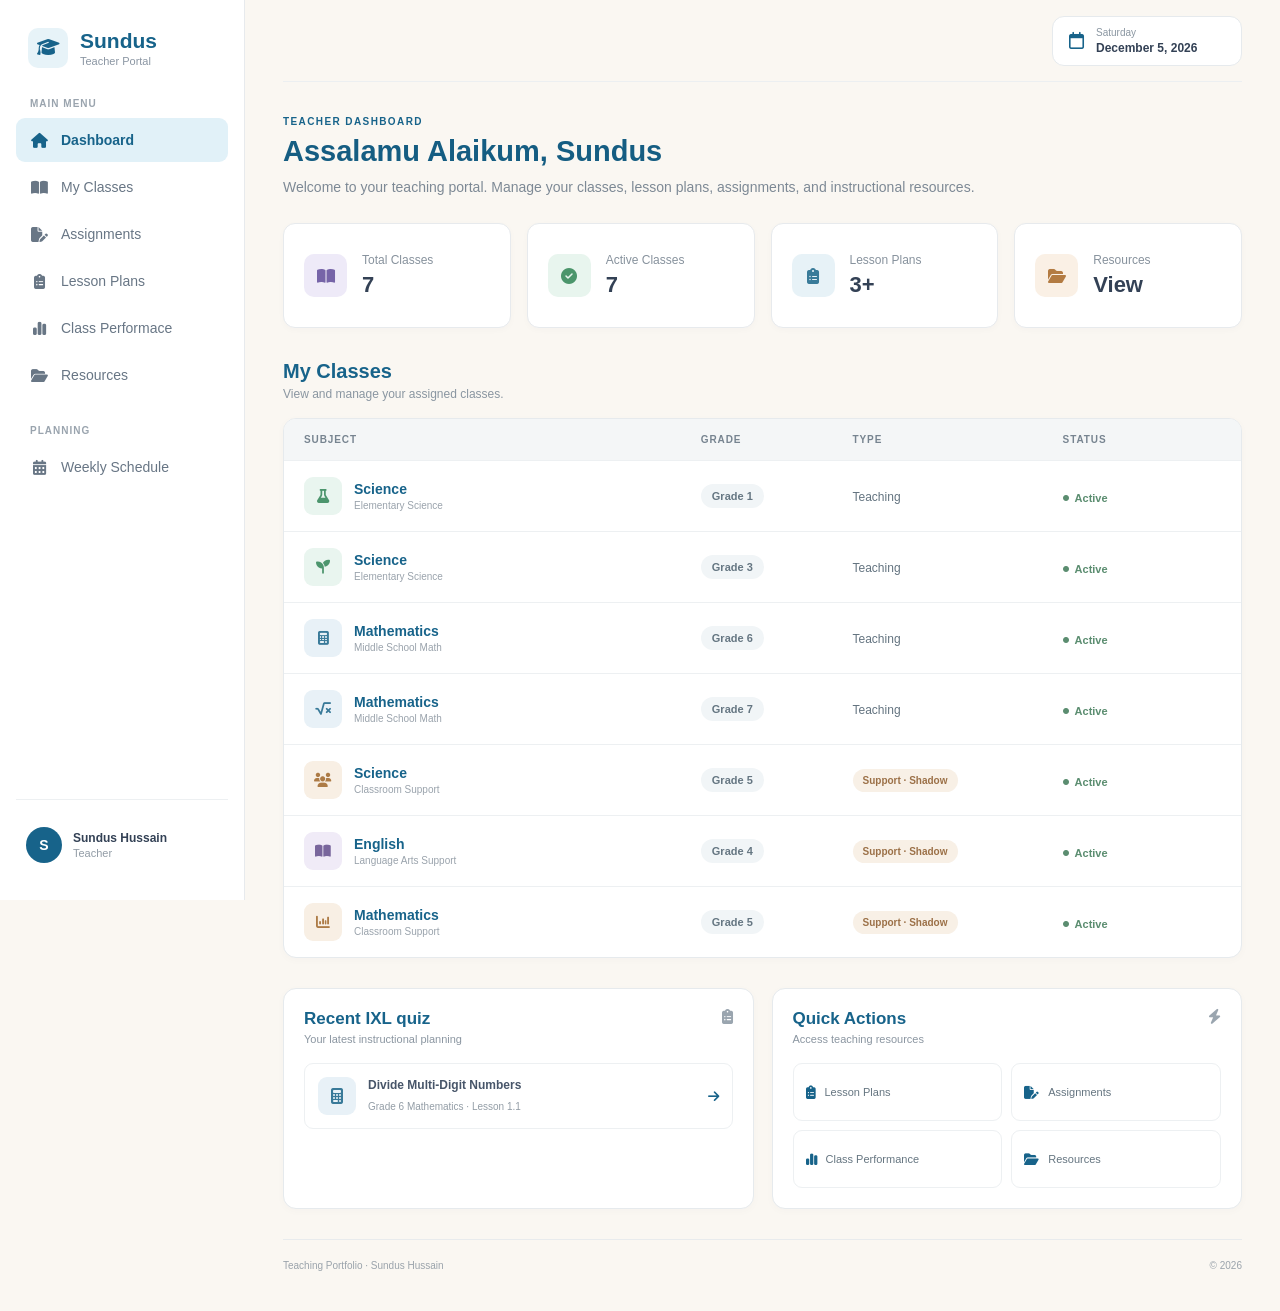
<file: index.html>
<!DOCTYPE html>
<html lang="en">

<head>
    <meta charset="UTF-8">

    <!-- IMPORTANT FOR PHONE RESPONSIVENESS -->
    <meta name="viewport" content="width=device-width, initial-scale=1.0">

    <title>Sundus | Teacher Portal</title>

    <!-- YOUR CSS FILE -->
    <link rel="stylesheet" href="./index.css">

    <!-- Font Awesome Icons -->
    <link rel="stylesheet"
        href="https://cdnjs.cloudflare.com/ajax/libs/font-awesome/6.5.0/css/all.min.css">

    <!-- Google Font -->
    <link href="https://fonts.googleapis.com/css2?family=Arima+Madurai:wght@400;500;700&display=swap"
        rel="stylesheet">
</head>

<body>

    <!-- ================= SIDEBAR ================= -->

    <aside class="sidebar">

        <div class="brand">

            <div class="brand-icon">
                <i class="fa-solid fa-graduation-cap"></i>
            </div>

            <div>
                <h2>Sundus</h2>
                <span>Teacher Portal</span>
            </div>

        </div>


        <!-- MAIN MENU -->

        <nav class="menu-section">

            <p class="menu-title">MAIN MENU</p>

            <a href="./index.html" class="menu-item active">
                <i class="fa-solid fa-house"></i>
                <span>Dashboard</span>
            </a>

            <a href="./timetable.html" class="menu-item">
                <i class="fa-solid fa-book-open"></i>
                <span>My Classes</span>
            </a>

            <a href="./index.html" class="menu-item">
                <i class="fa-solid fa-file-pen"></i>
                <span>Assignments</span>
            </a>

            <a href="./lesson-plans.html" class="menu-item">
                <i class="fa-solid fa-clipboard-list"></i>
                <span>Lesson Plans</span>
            </a>

            <a href="./class-performance.html" class="menu-item">
                <i class="fa-solid fa-chart-simple"></i>
                <span>Class Performace</span>
            </a>

            <a href="./resources.html" class="menu-item">
                <i class="fa-solid fa-folder-open"></i>
                <span>Resources</span>
            </a>

        </nav>


        <!-- PLANNING -->

        <nav class="menu-section">

            <p class="menu-title">PLANNING</p>

            <a href="./lesson-plans.html" class="menu-item">
                <i class="fa-solid fa-calendar-days"></i>
                <span>Weekly Schedule</span>
            </a>

        </nav>


        <!-- PROFILE -->

        <div class="sidebar-bottom">

            <a href="./about.html" class="profile-link">

                <div class="profile-avatar">
                    S
                </div>

                <div class="profile-info">
                    <strong>Sundus Hussain</strong>
                    <span>Teacher</span>
                </div>

            </a>

        </div>

    </aside>


    <!-- ================= MAIN CONTENT ================= -->

    <main class="main-content">


        <!-- TOP BAR -->

        <header class="topbar">

            <!-- Appears only on phones -->

            <div class="mobile-brand">

                <div class="mobile-logo">
                    <i class="fa-solid fa-graduation-cap"></i>
                </div>

                <strong>Sundus</strong>

            </div>


            <div class="date-display">

                <i class="fa-regular fa-calendar"></i>

                <div>
                    <span id="currentDay">Saturday</span>
                    <strong id="currentDate">August 22, 2026</strong>
                </div>

            </div>

        </header>


        <!-- ================= WELCOME ================= -->

        <section class="welcome">

            <p class="welcome-label">
                TEACHER DASHBOARD
            </p>

            <h1>
                Assalamu Alaikum, Sundus
            </h1>

            <p>
                Welcome to your teaching portal. Manage your classes,
                lesson plans, assignments, and instructional resources.
            </p>

        </section>


        <!-- ================= STATS ================= -->

        <section class="stats-grid">


            <div class="stat-card">

                <div class="stat-icon purple">
                    <i class="fa-solid fa-book-open"></i>
                </div>

                <div>
                    <span>Total Classes</span>
                    <strong>7</strong>
                </div>

            </div>


            <div class="stat-card">

                <div class="stat-icon green">
                    <i class="fa-solid fa-circle-check"></i>
                </div>

                <div>
                    <span>Active Classes</span>
                    <strong>7</strong>
                </div>

            </div>


            <div class="stat-card">

                <div class="stat-icon blue">
                    <i class="fa-solid fa-clipboard-list"></i>
                </div>

                <div>
                    <span>Lesson Plans</span>
                    <strong>3+</strong>
                </div>

            </div>


            <div class="stat-card">

                <div class="stat-icon orange">
                    <i class="fa-solid fa-folder-open"></i>
                </div>

                <a href="./resources.html" class="resource-link">
                <div>
                    <span>Resources</span>
                    <strong>View</strong>
                </div>
                    </a>

            </div>

        </section>


        <!-- ================= MY CLASSES ================= -->

        <section class="dashboard-section">

            <div class="section-heading">

                <div>
                    <h2>My Classes</h2>

                    <p>
                        View and manage your assigned classes.
                    </p>
                </div>

                

            </div>


            <div class="classes-table-wrapper">

                <table class="classes-table">

                    <thead>

                        <tr>
                            <th>Subject</th>
                            <th>Grade</th>
                            <th>Type</th>
                            <th>Status</th>
                            
                        </tr>

                    </thead>


                    <tbody>


                        <!-- 1ST GRADE SCIENCE -->

                        <tr>

                            <td>

                                <div class="subject-cell">

                                    <div class="subject-icon science">
                                        <i class="fa-solid fa-flask"></i>
                                    </div>

                                    <div>
                                        <strong>Science</strong>
                                        <span>Elementary Science</span>
                                    </div>

                                </div>

                            </td>

                            <td>
                                <span class="grade-badge">
                                    Grade 1
                                </span>
                            </td>

                            <td>
                                <span class="type-normal">
                                    Teaching
                                </span>
                            </td>

                            <td>
                                <span class="status active">
                                    <i class="fa-solid fa-circle"></i>
                                    Active
                                </span>
                            </td>

                           

                        </tr>


                        <!-- 3RD GRADE SCIENCE -->

                        <tr>

                            <td>

                                <div class="subject-cell">

                                    <div class="subject-icon science">
                                        <i class="fa-solid fa-seedling"></i>
                                    </div>

                                    <div>
                                        <strong>Science</strong>
                                        <span>Elementary Science</span>
                                    </div>

                                </div>

                            </td>

                            <td>
                                <span class="grade-badge">
                                    Grade 3
                                </span>
                            </td>

                            <td>
                                <span class="type-normal">
                                    Teaching
                                </span>
                            </td>

                            <td>
                                <span class="status active">
                                    <i class="fa-solid fa-circle"></i>
                                    Active
                                </span>
                            </td>

                           

                        </tr>


                        <!-- 6TH GRADE MATH -->

                        <tr>

                            <td>

                                <div class="subject-cell">

                                    <div class="subject-icon math">
                                        <i class="fa-solid fa-calculator"></i>
                                    </div>

                                    <div>
                                        <strong>Mathematics</strong>
                                        <span>Middle School Math</span>
                                    </div>

                                </div>

                            </td>

                            <td>
                                <span class="grade-badge">
                                    Grade 6
                                </span>
                            </td>

                            <td>
                                <span class="type-normal">
                                    Teaching
                                </span>
                            </td>

                            <td>
                                <span class="status active">
                                    <i class="fa-solid fa-circle"></i>
                                    Active
                                </span>
                            </td>

                           

                        </tr>


                        <!-- 7TH GRADE MATH -->

                        <tr>

                            <td>

                                <div class="subject-cell">

                                    <div class="subject-icon math">
                                        <i class="fa-solid fa-square-root-variable"></i>
                                    </div>

                                    <div>
                                        <strong>Mathematics</strong>
                                        <span>Middle School Math</span>
                                    </div>

                                </div>

                            </td>

                            <td>
                                <span class="grade-badge">
                                    Grade 7
                                </span>
                            </td>

                            <td>
                                <span class="type-normal">
                                    Teaching
                                </span>
                            </td>

                            <td>
                                <span class="status active">
                                    <i class="fa-solid fa-circle"></i>
                                    Active
                                </span>
                            </td>

                        </tr>


                        <!-- 5TH GRADE SCIENCE SUPPORT -->

                        <tr>

                            <td>

                                <div class="subject-cell">

                                    <div class="subject-icon support">
                                        <i class="fa-solid fa-users"></i>
                                    </div>

                                    <div>
                                        <strong>Science</strong>
                                        <span>Classroom Support</span>
                                    </div>

                                </div>

                            </td>

                            <td>
                                <span class="grade-badge">
                                    Grade 5
                                </span>
                            </td>

                            <td>
                                <span class="support-badge">
                                    Support · Shadow
                                </span>
                            </td>

                            <td>
                                <span class="status active">
                                    <i class="fa-solid fa-circle"></i>
                                    Active
                                </span>
                            </td>

                        

                        </tr>


                        <!-- 4TH GRADE ENGLISH SUPPORT -->

                        <tr>

                            <td>

                                <div class="subject-cell">

                                    <div class="subject-icon english">
                                        <i class="fa-solid fa-book-open"></i>
                                    </div>

                                    <div>
                                        <strong>English</strong>
                                        <span>Language Arts Support</span>
                                    </div>

                                </div>

                            </td>

                            <td>
                                <span class="grade-badge">
                                    Grade 4
                                </span>
                            </td>

                            <td>
                                <span class="support-badge">
                                    Support · Shadow
                                </span>
                            </td>

                            <td>
                                <span class="status active">
                                    <i class="fa-solid fa-circle"></i>
                                    Active
                                </span>
                            </td>

                          

                        </tr>


                        <!-- 5TH GRADE MATH SUPPORT -->

                        <tr>

                            <td>

                                <div class="subject-cell">

                                    <div class="subject-icon support">
                                        <i class="fa-solid fa-chart-column"></i>
                                    </div>

                                    <div>
                                        <strong>Mathematics</strong>
                                        <span>Classroom Support</span>
                                    </div>

                                </div>

                            </td>

                            <td>
                                <span class="grade-badge">
                                    Grade 5
                                </span>
                            </td>

                            <td>
                                <span class="support-badge">
                                    Support · Shadow
                                </span>
                            </td>

                            <td>
                                <span class="status active">
                                    <i class="fa-solid fa-circle"></i>
                                    Active
                                </span>
                            </td>

                        

                        </tr>


                    </tbody>

                </table>

            </div>

        </section>


        <!-- ================= BOTTOM ================= -->

        <section class="bottom-grid">


            <!-- RECENT LESSON PLANS -->

            <div class="dashboard-card">

                <div class="card-heading">

                    <div>
                        <h2>Recent IXL quiz</h2>
                        <p>Your latest instructional planning</p>
                    </div>

                    <i class="fa-solid fa-clipboard-list"></i>

                </div>


                <div class="lesson-item">

                    <div class="lesson-icon math">
                        <i class="fa-solid fa-calculator"></i>
                    </div>

                    <div class="lesson-info">

                        <strong>
                            Divide Multi-Digit Numbers
                        </strong>

                        <span>
                            Grade 6 Mathematics · Lesson 1.1
                        </span>

                    </div>

                    <a href="https://www.ixl.com/quizzes/23666167">
                        <i class="fa-solid fa-arrow-right"></i>
                    </a>

                </div>


            </div>


            <!-- QUICK ACTIONS -->

            <div class="dashboard-card">

                <div class="card-heading">

                    <div>
                        <h2>Quick Actions</h2>
                        <p>Access teaching resources</p>
                    </div>

                    <i class="fa-solid fa-bolt"></i>

                </div>


                <div class="quick-actions">

                    <a href="./lesson-plans.html">
                        <i class="fa-solid fa-clipboard-list"></i>
                        <span>Lesson Plans</span>
                    </a>

                    <a href="./assignments.html">
                        <i class="fa-solid fa-file-pen"></i>
                        <span>Assignments</span>
                    </a>

                    <a href="./class-performance.html">
                        <i class="fa-solid fa-chart-simple"></i>
                        <span>Class Performance</span>
                    </a>

                    <a href="./resources.html">
                        <i class="fa-solid fa-folder-open"></i>
                        <span>Resources</span>
                    </a>

                </div>

            </div>

        </section>


        <!-- FOOTER -->

        <footer class="footer">

            <span>
                Teaching Portfolio · Sundus Hussain
            </span>

            <span>
                © 2026
            </span>

        </footer>


    </main>


    <!-- ================= DATE SCRIPT ================= -->

    <script>

        const today = new Date();

        document.getElementById("currentDay").textContent =
            today.toLocaleDateString("en-US", {
                weekday: "long"
            });

        document.getElementById("currentDate").textContent =
            today.toLocaleDateString("en-US", {
                month: "long",
                day: "numeric",
                year: "numeric"
            });

    </script>

</body>

</html>
</file>
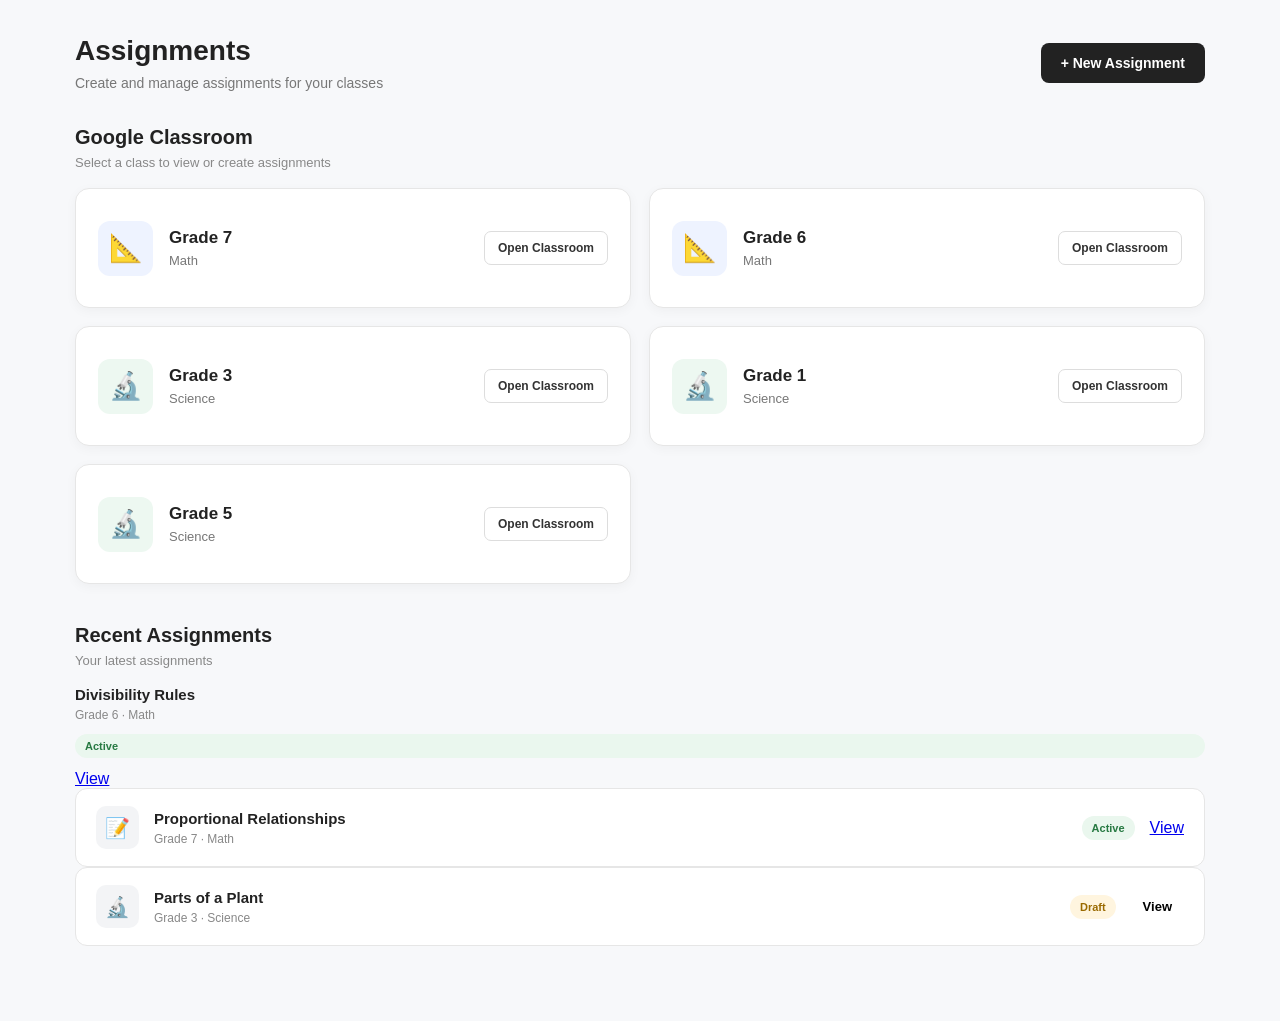
<file: assignments.html>
<!DOCTYPE html>
<html lang="en">

<head>
    <meta charset="UTF-8">
    <meta name="viewport" content="width=device-width, initial-scale=1.0">

    <title>Assignments | Teacher Portal</title>

    <link rel="stylesheet" href="./assignments.css">
</head>

<body>

    <div class="assignments-page">

        <!-- HEADER -->
        <div class="page-header">
            <div>
                <h1>Assignments</h1>
                <p>Create and manage assignments for your classes</p>
            </div>

            <button class="new-assignment-btn">
                + New Assignment
            </button>
        </div>


        <!-- GOOGLE CLASSROOM SECTION -->
        <section class="classroom-section">

            <div class="section-title">
                <h2>Google Classroom</h2>
                <p>Select a class to view or create assignments</p>
            </div>


            <div class="classroom-grid">

                <!-- GRADE 7 MATH -->
                <div class="classroom-card">

                    <div class="class-icon math-icon">
                        📐
                    </div>

                    <div class="class-info">
                        <h3>Grade 7</h3>
                        <span>Math</span>
                    </div>

                    <a href="https://classroom.google.com/u/2/c/ODU1ODU4ODkxMTM3"
                       class="open-btn"
                       target="_blank">
                        Open Classroom
                    </a>

                </div>


                <!-- GRADE 6 MATH -->
                <div class="classroom-card">

                    <div class="class-icon math-icon">
                        📐
                    </div>

                    <div class="class-info">
                        <h3>Grade 6</h3>
                        <span>Math</span>
                    </div>

                    <a href="https://classroom.google.com/u/2/c/ODc0NTI3NDE3NTkw"
                       class="open-btn"
                       target="_blank">
                        Open Classroom
                    </a>

                </div>


                <!-- GRADE 3 SCIENCE -->
                <div class="classroom-card">

                    <div class="class-icon science-icon">
                        🔬
                    </div>

                    <div class="class-info">
                        <h3>Grade 3</h3>
                        <span>Science</span>
                    </div>

                    <a href="https://classroom.google.com/u/2/c/ODc0NTI2Njg4Mjcx"
                       class="open-btn"
                       target="_blank">
                        Open Classroom
                    </a>

                </div>


                <!-- GRADE 1 SCIENCE -->
                <div class="classroom-card">

                    <div class="class-icon science-icon">
                        🔬
                    </div>

                    <div class="class-info">
                        <h3>Grade 1</h3>
                        <span>Science</span>
                    </div>

                    <a href="https://classroom.google.com/u/2/c/ODU1ODU4NjQ3ODM1"
                       class="open-btn"
                       target="_blank">
                        Open Classroom
                    </a>

                </div>


                <!-- GRADE 5 SCIENCE -->
                <div class="classroom-card">

                    <div class="class-icon science-icon">
                        🔬
                    </div>

                    <div class="class-info">
                        <h3>Grade 5</h3>
                        <span>Science</span>
                    </div>

                    <a href="https://classroom.google.com/u/2/c/ODc0NTI2NTU0NDE1"
                       class="open-btn"
                       target="_blank">
                        Open Classroom
                    </a>

                </div>

            </div>

        </section>


        <!-- RECENT ASSIGNMENTS -->
        <section class="recent-section">

            <div class="section-title">
                <h2>Recent Assignments</h2>
                <p>Your latest assignments</p>
            </div>


            <div class="assignment-list">

                <!-- ASSIGNMENT 1 -->
                <div class="assignment-details">
        <h3>Divisibility Rules</h3>
        <p>Grade 6 · Math</p>
    </div>

    <div class="assignment-status active">
        Active
    </div>

    <div class="assignment-action">
        <a href="https://www.ixl.com/quizzes/23666167" target="_blank">
            View
        </a>
    </div>

</div>



                <!-- ASSIGNMENT 2 -->
               <div class="assignment-card">

    <div class="assignment-icon">
        📝
    </div>

    <div class="assignment-details">
        <h3>Proportional Relationships</h3>
        <p>Grade 7 · Math</p>
    </div>

    <div class="assignment-status active">
        Active
    </div>

    <div class="assignment-action">
        <a href="https://www.ixl.com/quizzes/23666113" target="_blank">
            View
        </a>
    </div>

</div>

                <!-- ASSIGNMENT 3 -->
                <div class="assignment-card">

                    <div class="assignment-icon">
                        🔬
                    </div>

                    <div class="assignment-details">
                        <h3>Parts of a Plant</h3>
                        <p>Grade 3 · Science</p>
                    </div>

                    <div class="assignment-status draft">
                        Draft
                    </div>

                    <div class="assignment-action">
                        <button>View</button>
                    </div>

                </div>

            </div>

        </section>

    </div>

</body>

</html>
</file>
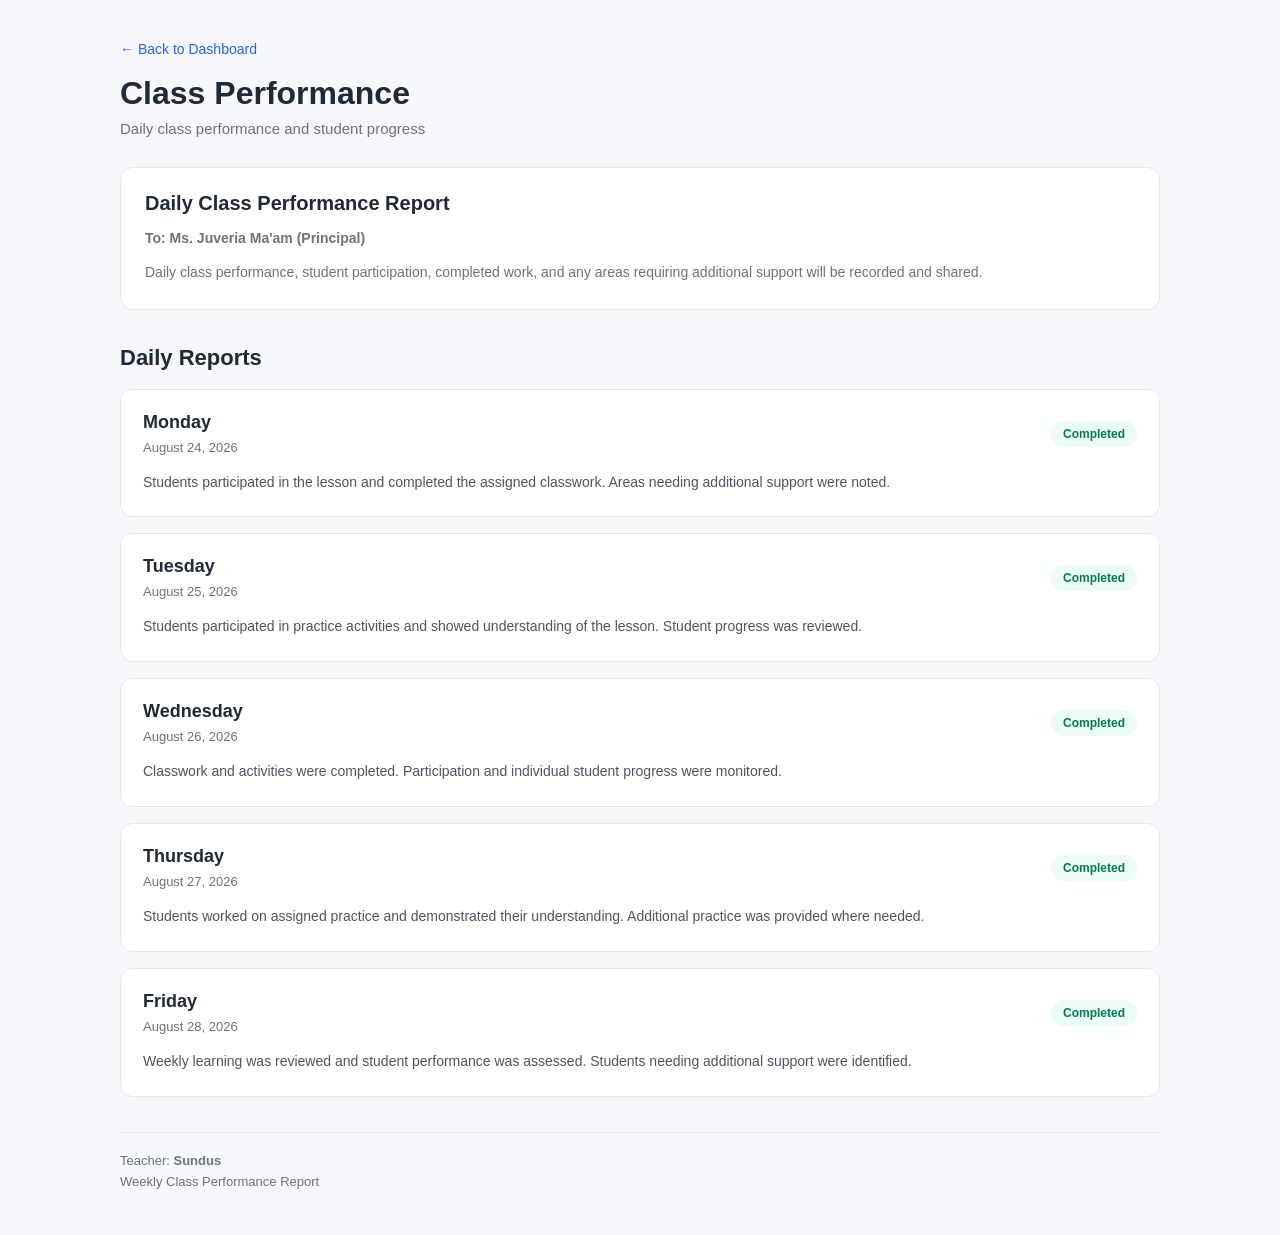
<file: class-performance.html>
<!DOCTYPE html>
<html lang="en">

<head>
    <meta charset="UTF-8">
    <meta name="viewport" content="width=device-width, initial-scale=1.0">

    <title>Class Performance | Teacher Portal</title>

    <link rel="stylesheet" href="./class-performance.css">
</head>

<body>

    <div class="performance-page">

        <!-- HEADER -->
        <div class="page-header">

            <div>
                <a href="./index.html" class="back-link">
                    ← Back to Dashboard
                </a>

                <h1>Class Performance</h1>

                <p>
                    Daily class performance and student progress
                </p>
            </div>

        </div>


        <!-- NOTE -->
        <div class="performance-note">

            <h2>Daily Class Performance Report</h2>

            <p class="to-line">
                <strong>To: Ms. Juveria Ma'am (Principal)</strong>
            </p>

            <p>
                Daily class performance, student participation, completed work,
                and any areas requiring additional support will be recorded
                and shared.
            </p>

        </div>


        <!-- DAILY REPORT -->
        <div class="report-section">

            <h2>Daily Reports</h2>

            <!-- MONDAY -->
            <div class="daily-report">

                <div class="report-header">
                    <div>
                        <h3>Monday</h3>
                        <span>August 24, 2026</span>
                    </div>

                    <span class="status">Completed</span>
                </div>

                <p>
                    Students participated in the lesson and completed the
                    assigned classwork. Areas needing additional support
                    were noted.
                </p>

            </div>


            <!-- TUESDAY -->
            <div class="daily-report">

                <div class="report-header">
                    <div>
                        <h3>Tuesday</h3>
                        <span>August 25, 2026</span>
                    </div>

                    <span class="status">Completed</span>
                </div>

                <p>
                    Students participated in practice activities and showed
                    understanding of the lesson. Student progress was reviewed.
                </p>

            </div>


            <!-- WEDNESDAY -->
            <div class="daily-report">

                <div class="report-header">
                    <div>
                        <h3>Wednesday</h3>
                        <span>August 26, 2026</span>
                    </div>

                    <span class="status">Completed</span>
                </div>

                <p>
                    Classwork and activities were completed. Participation and
                    individual student progress were monitored.
                </p>

            </div>


            <!-- THURSDAY -->
            <div class="daily-report">

                <div class="report-header">
                    <div>
                        <h3>Thursday</h3>
                        <span>August 27, 2026</span>
                    </div>

                    <span class="status">Completed</span>
                </div>

                <p>
                    Students worked on assigned practice and demonstrated
                    their understanding. Additional practice was provided
                    where needed.
                </p>

            </div>


            <!-- FRIDAY -->
            <div class="daily-report">

                <div class="report-header">
                    <div>
                        <h3>Friday</h3>
                        <span>August 28, 2026</span>
                    </div>

                    <span class="status">Completed</span>
                </div>

                <p>
                    Weekly learning was reviewed and student performance was
                    assessed. Students needing additional support were identified.
                </p>

            </div>

        </div>


        <!-- FOOTER -->
        <div class="report-footer">

            <p>
                Teacher: <strong>Sundus</strong>
            </p>

            <p>
                Weekly Class Performance Report
            </p>

        </div>

    </div>

</body>

</html>
</file>
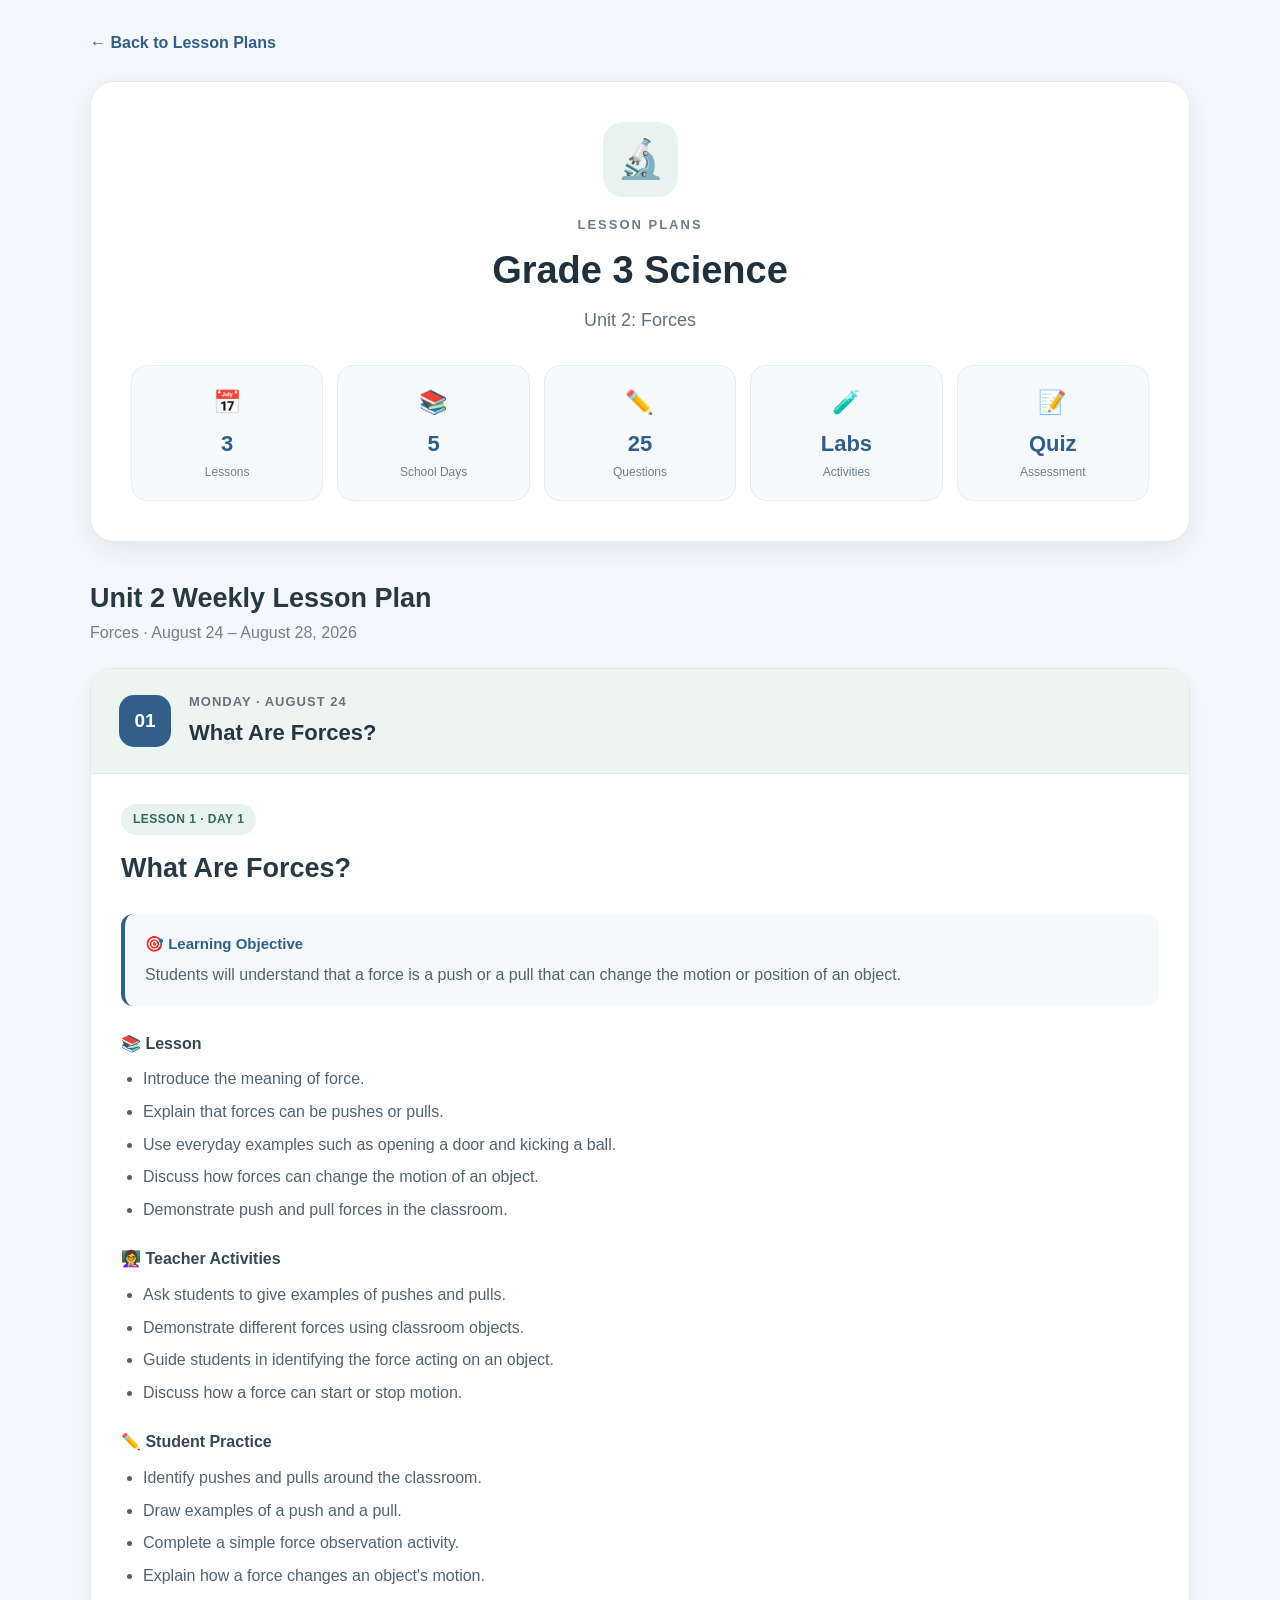
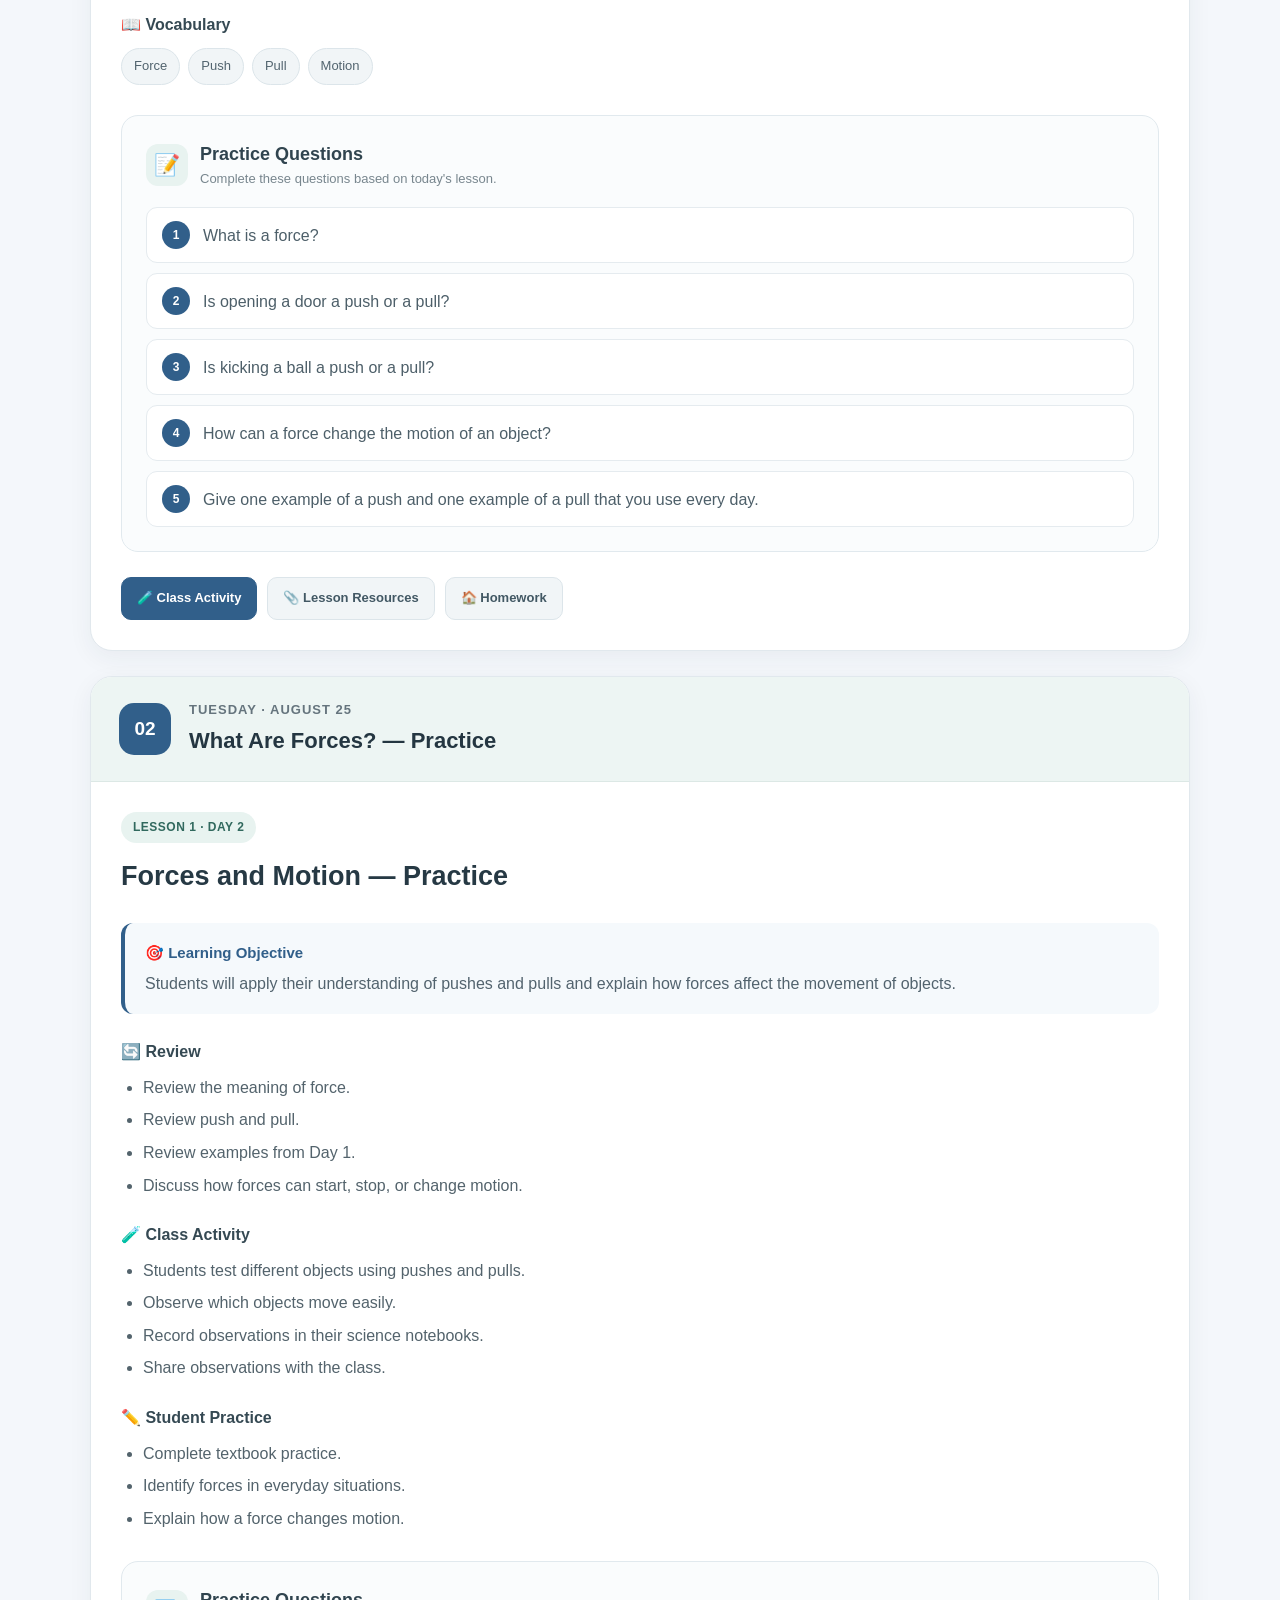
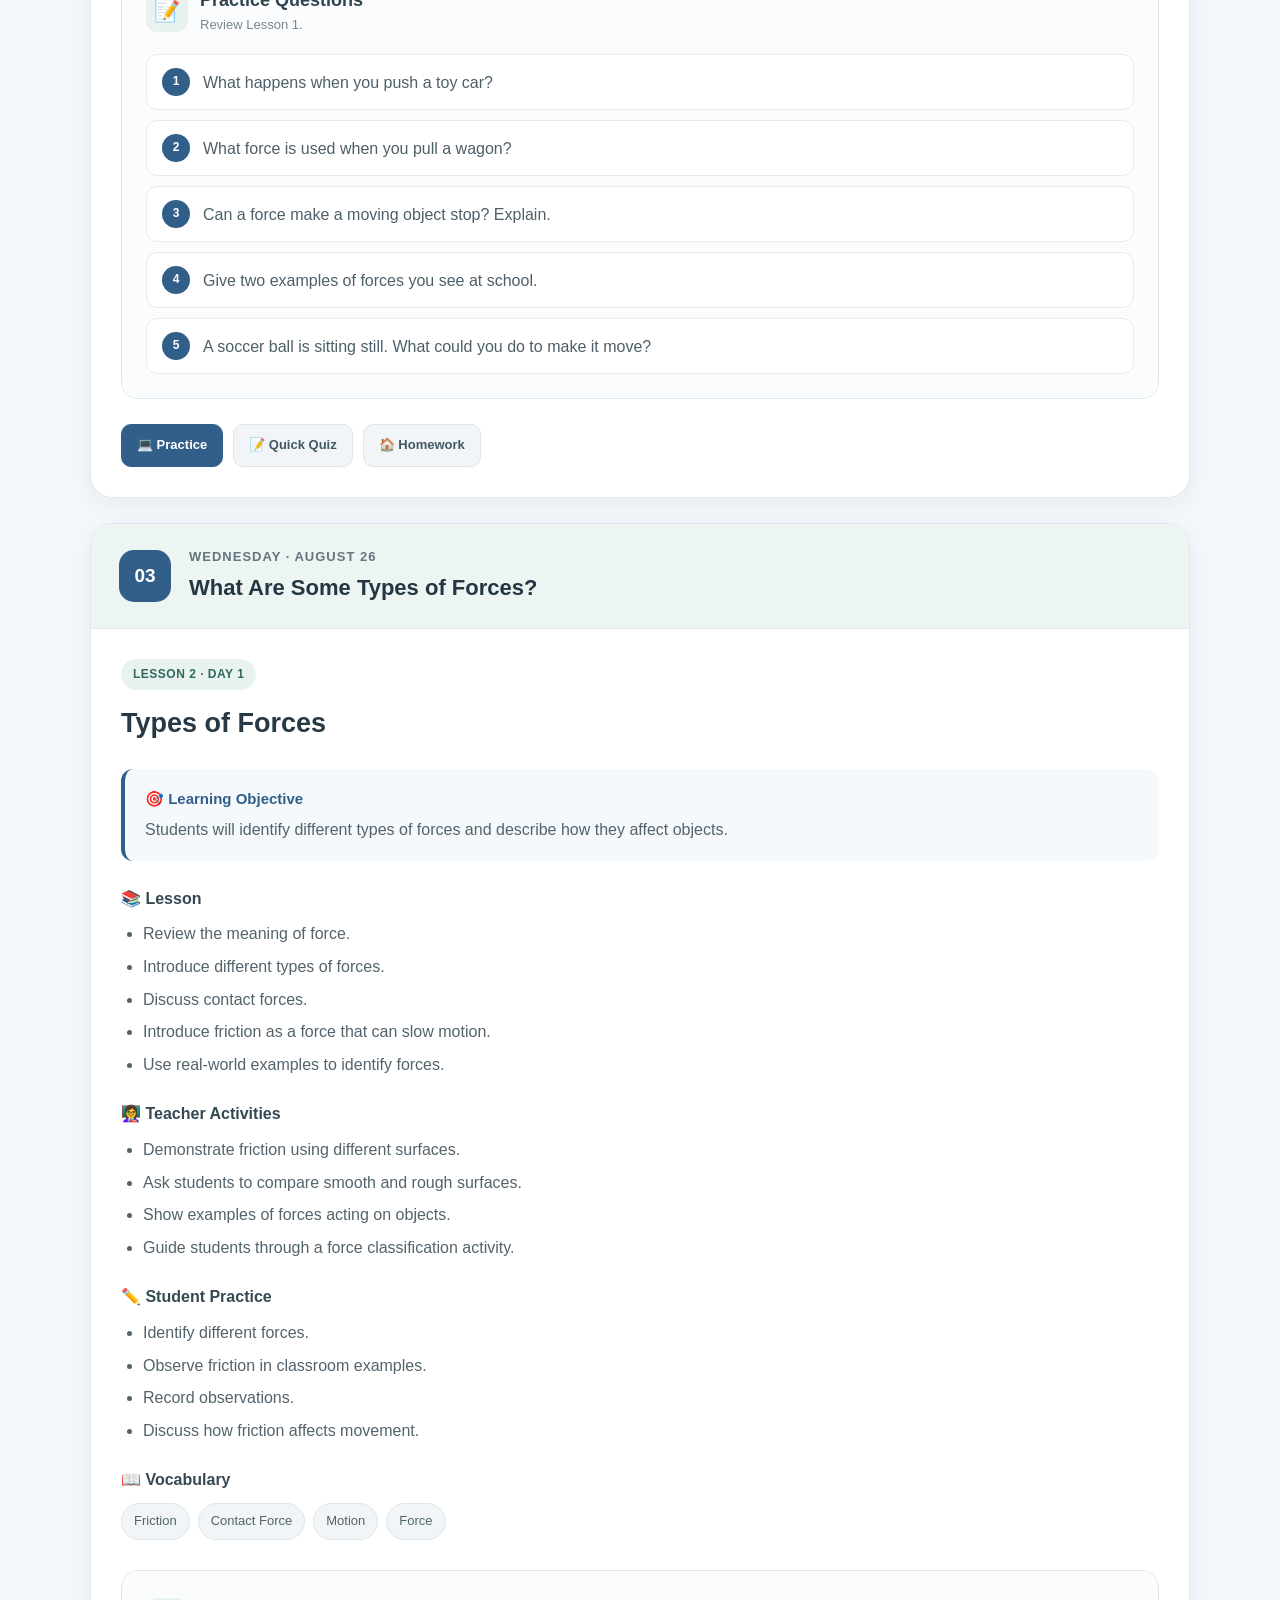
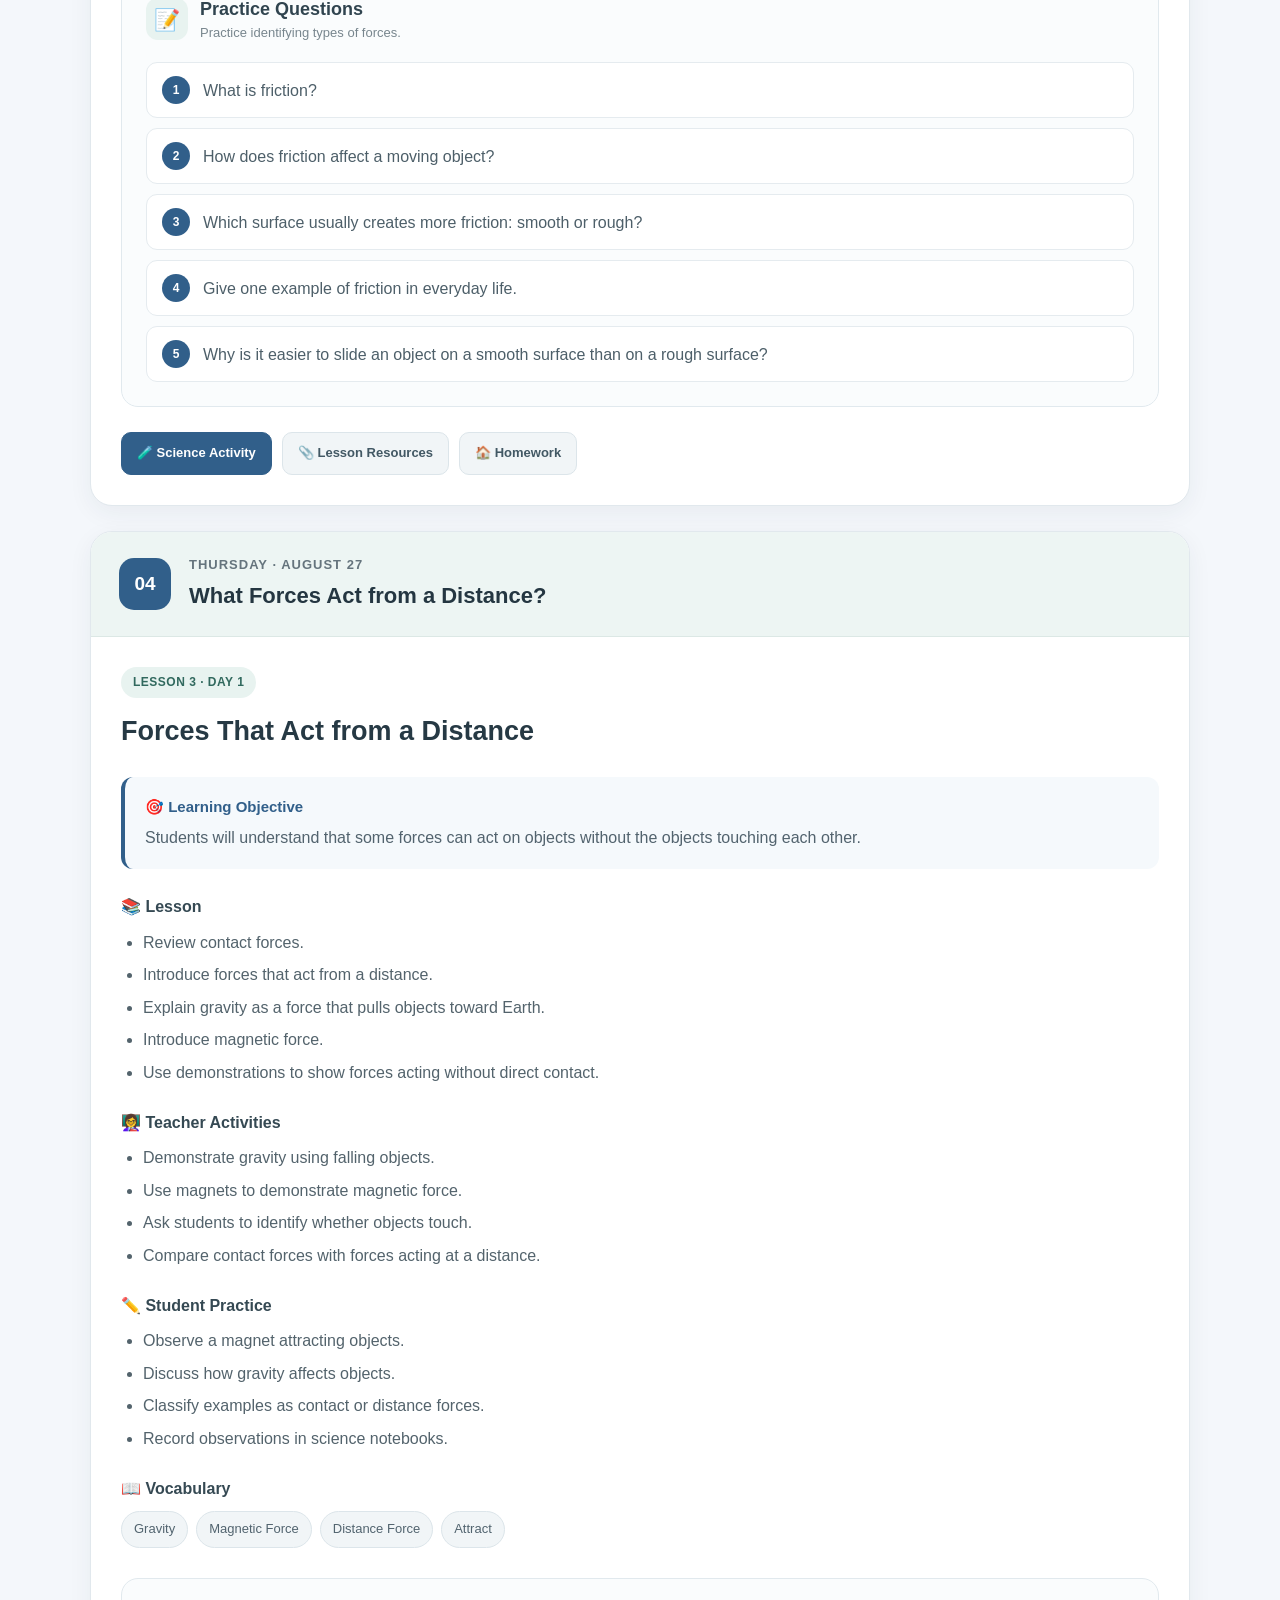
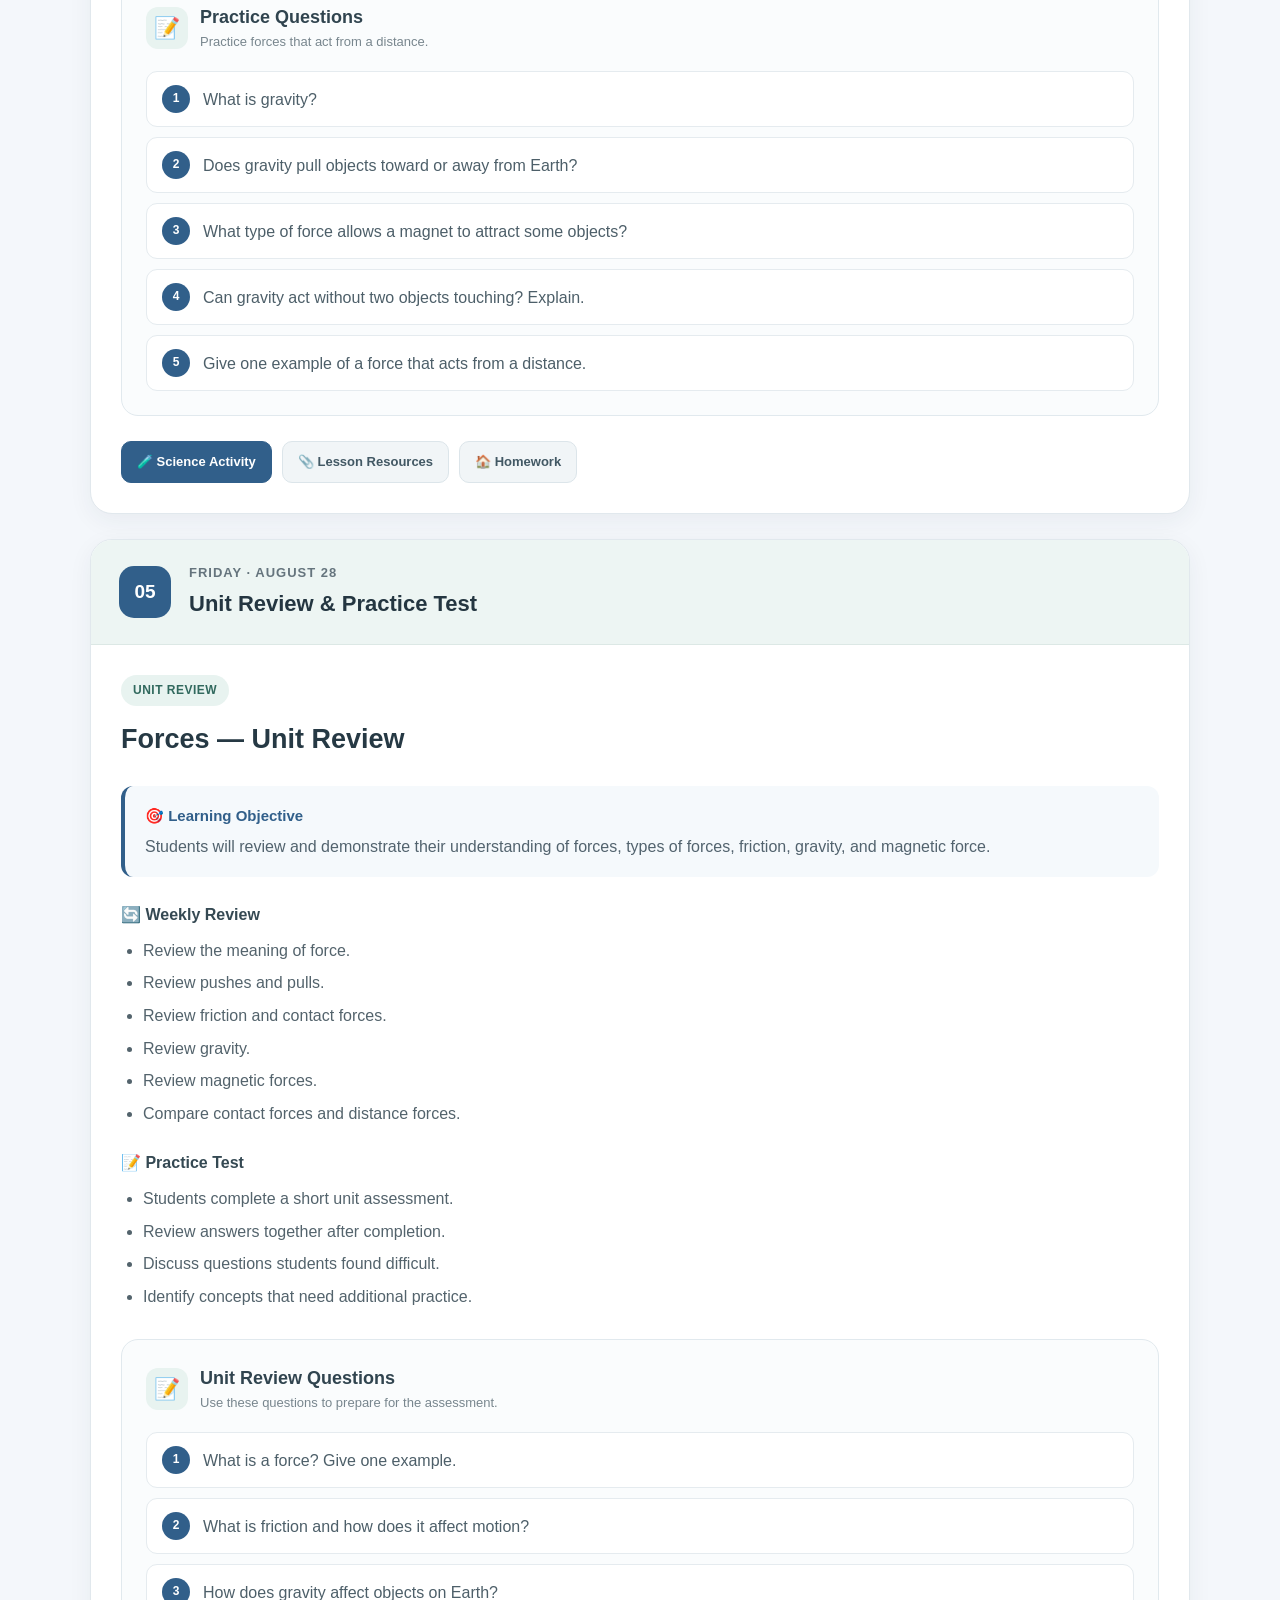
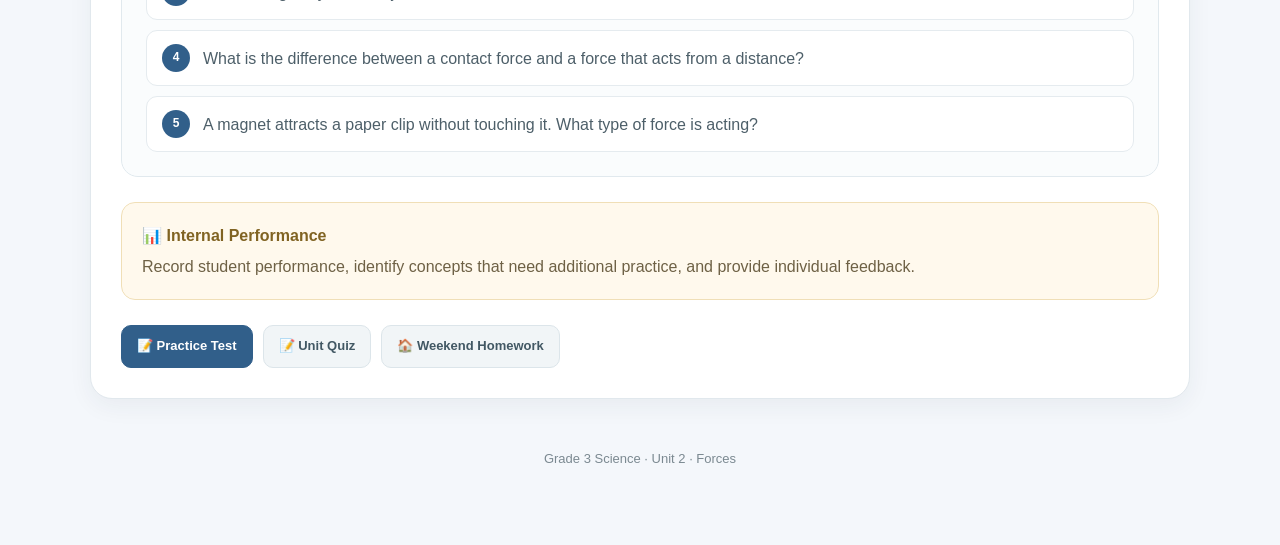
<file: grade3-science.html>
<!DOCTYPE html>
<html lang="en">

<head>
    <meta charset="UTF-8">
    <meta name="viewport" content="width=device-width, initial-scale=1.0">

    <title>Grade 3 Science | Lesson Plans</title>

    <link rel="stylesheet" href="./grade3-science.css">
</head>

<body>

    <main class="lesson-page">

        <!-- BACK -->
        <a href="./lesson-plans.html" class="back-link">
            ← Back to Lesson Plans
        </a>


        <!-- PAGE HEADER -->
        <header class="lesson-header">

            <div class="subject-icon">
                🔬
            </div>

            <div class="lesson-label">
                LESSON PLANS
            </div>

            <h1>Grade 3 Science</h1>

            <p class="module-name">
                Unit 2: Forces
            </p>


            <!-- SUMMARY -->
            <div class="lesson-summary">

                <div class="summary-card">
                    <div class="summary-icon">📅</div>
                    <div class="summary-number">3</div>
                    <div class="summary-label">Lessons</div>
                </div>

                <div class="summary-card">
                    <div class="summary-icon">📚</div>
                    <div class="summary-number">5</div>
                    <div class="summary-label">School Days</div>
                </div>

                <div class="summary-card">
                    <div class="summary-icon">✏️</div>
                    <div class="summary-number">25</div>
                    <div class="summary-label">Questions</div>
                </div>

                <div class="summary-card">
                    <div class="summary-icon">🧪</div>
                    <div class="summary-number">Labs</div>
                    <div class="summary-label">Activities</div>
                </div>

                <div class="summary-card">
                    <div class="summary-icon">📝</div>
                    <div class="summary-number">Quiz</div>
                    <div class="summary-label">Assessment</div>
                </div>

            </div>

        </header>


        <!-- WEEK -->
        <section class="week-section">

            <div class="week-title">
                <h2>Unit 2 Weekly Lesson Plan</h2>
                <p>Forces · August 24 – August 28, 2026</p>
            </div>


            <!-- =====================================
                 DAY 1
                 ===================================== -->

            <article class="day-card">

                <div class="day-header">

                    <div class="day-number">
                        01
                    </div>

                    <div class="day-info">
                        <h3>MONDAY · AUGUST 24</h3>
                        <h2>What Are Forces?</h2>
                    </div>

                </div>


                <div class="day-content">

                    <span class="lesson-tag">
                        LESSON 1 · DAY 1
                    </span>

                    <h2 class="lesson-title">
                        What Are Forces?
                    </h2>


                    <div class="objective-box">

                        <h4>🎯 Learning Objective</h4>

                        <p>
                            Students will understand that a force is a push or a pull
                            that can change the motion or position of an object.
                        </p>

                    </div>


                    <div class="content-section">

                        <h4>📚 Lesson</h4>

                        <ul>
                            <li>Introduce the meaning of force.</li>
                            <li>Explain that forces can be pushes or pulls.</li>
                            <li>Use everyday examples such as opening a door and kicking a ball.</li>
                            <li>Discuss how forces can change the motion of an object.</li>
                            <li>Demonstrate push and pull forces in the classroom.</li>
                        </ul>

                    </div>


                    <div class="content-section">

                        <h4>👩‍🏫 Teacher Activities</h4>

                        <ul>
                            <li>Ask students to give examples of pushes and pulls.</li>
                            <li>Demonstrate different forces using classroom objects.</li>
                            <li>Guide students in identifying the force acting on an object.</li>
                            <li>Discuss how a force can start or stop motion.</li>
                        </ul>

                    </div>


                    <div class="content-section">

                        <h4>✏️ Student Practice</h4>

                        <ul>
                            <li>Identify pushes and pulls around the classroom.</li>
                            <li>Draw examples of a push and a pull.</li>
                            <li>Complete a simple force observation activity.</li>
                            <li>Explain how a force changes an object's motion.</li>
                        </ul>

                    </div>


                    <div class="content-section">

                        <h4>📖 Vocabulary</h4>

                        <div class="vocabulary">
                            <span>Force</span>
                            <span>Push</span>
                            <span>Pull</span>
                            <span>Motion</span>
                        </div>

                    </div>


                    <!-- QUESTIONS -->

                    <div class="practice-section">

                        <div class="practice-header">

                            <span>📝</span>

                            <div>
                                <h3>Practice Questions</h3>
                                <p>Complete these questions based on today's lesson.</p>
                            </div>

                        </div>


                        <div class="questions-list">

                            <div class="question">
                                <span class="question-number">1</span>
                                <p>What is a force?</p>
                            </div>

                            <div class="question">
                                <span class="question-number">2</span>
                                <p>Is opening a door a push or a pull?</p>
                            </div>

                            <div class="question">
                                <span class="question-number">3</span>
                                <p>Is kicking a ball a push or a pull?</p>
                            </div>

                            <div class="question">
                                <span class="question-number">4</span>
                                <p>How can a force change the motion of an object?</p>
                            </div>

                            <div class="question">
                                <span class="question-number">5</span>
                                <p>
                                    Give one example of a push and one example of a pull
                                    that you use every day.
                                </p>
                            </div>

                        </div>

                    </div>


                    <div class="lesson-actions">

                        <a href="#" class="primary">
                            🧪 Class Activity
                        </a>

                        <a href="#">
                            📎 Lesson Resources
                        </a>

                        <a href="#">
                            🏠 Homework
                        </a>

                    </div>

                </div>

            </article>


            <!-- =====================================
                 DAY 2
                 ===================================== -->

            <article class="day-card">

                <div class="day-header">

                    <div class="day-number">
                        02
                    </div>

                    <div class="day-info">
                        <h3>TUESDAY · AUGUST 25</h3>
                        <h2>What Are Forces? — Practice</h2>
                    </div>

                </div>


                <div class="day-content">

                    <span class="lesson-tag">
                        LESSON 1 · DAY 2
                    </span>

                    <h2 class="lesson-title">
                        Forces and Motion — Practice
                    </h2>


                    <div class="objective-box">

                        <h4>🎯 Learning Objective</h4>

                        <p>
                            Students will apply their understanding of pushes and pulls
                            and explain how forces affect the movement of objects.
                        </p>

                    </div>


                    <div class="content-section">

                        <h4>🔄 Review</h4>

                        <ul>
                            <li>Review the meaning of force.</li>
                            <li>Review push and pull.</li>
                            <li>Review examples from Day 1.</li>
                            <li>Discuss how forces can start, stop, or change motion.</li>
                        </ul>

                    </div>


                    <div class="content-section">

                        <h4>🧪 Class Activity</h4>

                        <ul>
                            <li>Students test different objects using pushes and pulls.</li>
                            <li>Observe which objects move easily.</li>
                            <li>Record observations in their science notebooks.</li>
                            <li>Share observations with the class.</li>
                        </ul>

                    </div>


                    <div class="content-section">

                        <h4>✏️ Student Practice</h4>

                        <ul>
                            <li>Complete textbook practice.</li>
                            <li>Identify forces in everyday situations.</li>
                            <li>Explain how a force changes motion.</li>
                        </ul>

                    </div>


                    <div class="practice-section">

                        <div class="practice-header">

                            <span>📝</span>

                            <div>
                                <h3>Practice Questions</h3>
                                <p>Review Lesson 1.</p>
                            </div>

                        </div>


                        <div class="questions-list">

                            <div class="question">
                                <span class="question-number">1</span>
                                <p>What happens when you push a toy car?</p>
                            </div>

                            <div class="question">
                                <span class="question-number">2</span>
                                <p>What force is used when you pull a wagon?</p>
                            </div>

                            <div class="question">
                                <span class="question-number">3</span>
                                <p>Can a force make a moving object stop? Explain.</p>
                            </div>

                            <div class="question">
                                <span class="question-number">4</span>
                                <p>Give two examples of forces you see at school.</p>
                            </div>

                            <div class="question">
                                <span class="question-number">5</span>
                                <p>
                                    A soccer ball is sitting still. What could you do
                                    to make it move?
                                </p>
                            </div>

                        </div>

                    </div>


                    <div class="lesson-actions">

                        <a href="#" class="primary">
                            💻 Practice
                        </a>

                        <a href="#">
                            📝 Quick Quiz
                        </a>

                        <a href="#">
                            🏠 Homework
                        </a>

                    </div>

                </div>

            </article>


            <!-- =====================================
                 DAY 3
                 ===================================== -->

            <article class="day-card">

                <div class="day-header">

                    <div class="day-number">
                        03
                    </div>

                    <div class="day-info">
                        <h3>WEDNESDAY · AUGUST 26</h3>
                        <h2>What Are Some Types of Forces?</h2>
                    </div>

                </div>


                <div class="day-content">

                    <span class="lesson-tag">
                        LESSON 2 · DAY 1
                    </span>

                    <h2 class="lesson-title">
                        Types of Forces
                    </h2>


                    <div class="objective-box">

                        <h4>🎯 Learning Objective</h4>

                        <p>
                            Students will identify different types of forces and
                            describe how they affect objects.
                        </p>

                    </div>


                    <div class="content-section">

                        <h4>📚 Lesson</h4>

                        <ul>
                            <li>Review the meaning of force.</li>
                            <li>Introduce different types of forces.</li>
                            <li>Discuss contact forces.</li>
                            <li>Introduce friction as a force that can slow motion.</li>
                            <li>Use real-world examples to identify forces.</li>
                        </ul>

                    </div>


                    <div class="content-section">

                        <h4>👩‍🏫 Teacher Activities</h4>

                        <ul>
                            <li>Demonstrate friction using different surfaces.</li>
                            <li>Ask students to compare smooth and rough surfaces.</li>
                            <li>Show examples of forces acting on objects.</li>
                            <li>Guide students through a force classification activity.</li>
                        </ul>

                    </div>


                    <div class="content-section">

                        <h4>✏️ Student Practice</h4>

                        <ul>
                            <li>Identify different forces.</li>
                            <li>Observe friction in classroom examples.</li>
                            <li>Record observations.</li>
                            <li>Discuss how friction affects movement.</li>
                        </ul>

                    </div>


                    <div class="content-section">

                        <h4>📖 Vocabulary</h4>

                        <div class="vocabulary">
                            <span>Friction</span>
                            <span>Contact Force</span>
                            <span>Motion</span>
                            <span>Force</span>
                        </div>

                    </div>


                    <div class="practice-section">

                        <div class="practice-header">

                            <span>📝</span>

                            <div>
                                <h3>Practice Questions</h3>
                                <p>Practice identifying types of forces.</p>
                            </div>

                        </div>


                        <div class="questions-list">

                            <div class="question">
                                <span class="question-number">1</span>
                                <p>What is friction?</p>
                            </div>

                            <div class="question">
                                <span class="question-number">2</span>
                                <p>How does friction affect a moving object?</p>
                            </div>

                            <div class="question">
                                <span class="question-number">3</span>
                                <p>Which surface usually creates more friction: smooth or rough?</p>
                            </div>

                            <div class="question">
                                <span class="question-number">4</span>
                                <p>Give one example of friction in everyday life.</p>
                            </div>

                            <div class="question">
                                <span class="question-number">5</span>
                                <p>
                                    Why is it easier to slide an object on a smooth surface
                                    than on a rough surface?
                                </p>
                            </div>

                        </div>

                    </div>


                    <div class="lesson-actions">

                        <a href="#" class="primary">
                            🧪 Science Activity
                        </a>

                        <a href="#">
                            📎 Lesson Resources
                        </a>

                        <a href="#">
                            🏠 Homework
                        </a>

                    </div>

                </div>

            </article>


            <!-- =====================================
                 DAY 4
                 ===================================== -->

            <article class="day-card">

                <div class="day-header">

                    <div class="day-number">
                        04
                    </div>

                    <div class="day-info">
                        <h3>THURSDAY · AUGUST 27</h3>
                        <h2>What Forces Act from a Distance?</h2>
                    </div>

                </div>


                <div class="day-content">

                    <span class="lesson-tag">
                        LESSON 3 · DAY 1
                    </span>

                    <h2 class="lesson-title">
                        Forces That Act from a Distance
                    </h2>


                    <div class="objective-box">

                        <h4>🎯 Learning Objective</h4>

                        <p>
                            Students will understand that some forces can act on objects
                            without the objects touching each other.
                        </p>

                    </div>


                    <div class="content-section">

                        <h4>📚 Lesson</h4>

                        <ul>
                            <li>Review contact forces.</li>
                            <li>Introduce forces that act from a distance.</li>
                            <li>Explain gravity as a force that pulls objects toward Earth.</li>
                            <li>Introduce magnetic force.</li>
                            <li>Use demonstrations to show forces acting without direct contact.</li>
                        </ul>

                    </div>


                    <div class="content-section">

                        <h4>👩‍🏫 Teacher Activities</h4>

                        <ul>
                            <li>Demonstrate gravity using falling objects.</li>
                            <li>Use magnets to demonstrate magnetic force.</li>
                            <li>Ask students to identify whether objects touch.</li>
                            <li>Compare contact forces with forces acting at a distance.</li>
                        </ul>

                    </div>


                    <div class="content-section">

                        <h4>✏️ Student Practice</h4>

                        <ul>
                            <li>Observe a magnet attracting objects.</li>
                            <li>Discuss how gravity affects objects.</li>
                            <li>Classify examples as contact or distance forces.</li>
                            <li>Record observations in science notebooks.</li>
                        </ul>

                    </div>


                    <div class="content-section">

                        <h4>📖 Vocabulary</h4>

                        <div class="vocabulary">
                            <span>Gravity</span>
                            <span>Magnetic Force</span>
                            <span>Distance Force</span>
                            <span>Attract</span>
                        </div>

                    </div>


                    <div class="practice-section">

                        <div class="practice-header">

                            <span>📝</span>

                            <div>
                                <h3>Practice Questions</h3>
                                <p>Practice forces that act from a distance.</p>
                            </div>

                        </div>


                        <div class="questions-list">

                            <div class="question">
                                <span class="question-number">1</span>
                                <p>What is gravity?</p>
                            </div>

                            <div class="question">
                                <span class="question-number">2</span>
                                <p>Does gravity pull objects toward or away from Earth?</p>
                            </div>

                            <div class="question">
                                <span class="question-number">3</span>
                                <p>What type of force allows a magnet to attract some objects?</p>
                            </div>

                            <div class="question">
                                <span class="question-number">4</span>
                                <p>Can gravity act without two objects touching? Explain.</p>
                            </div>

                            <div class="question">
                                <span class="question-number">5</span>
                                <p>
                                    Give one example of a force that acts from a distance.
                                </p>
                            </div>

                        </div>

                    </div>


                    <div class="lesson-actions">

                        <a href="#" class="primary">
                            🧪 Science Activity
                        </a>

                        <a href="#">
                            📎 Lesson Resources
                        </a>

                        <a href="#">
                            🏠 Homework
                        </a>

                    </div>

                </div>

            </article>


            <!-- =====================================
                 DAY 5
                 ===================================== -->

            <article class="day-card assessment-card">

                <div class="day-header">

                    <div class="day-number">
                        05
                    </div>

                    <div class="day-info">
                        <h3>FRIDAY · AUGUST 28</h3>
                        <h2>Unit Review & Practice Test</h2>
                    </div>

                </div>


                <div class="day-content">

                    <span class="lesson-tag">
                        UNIT REVIEW
                    </span>

                    <h2 class="lesson-title">
                        Forces — Unit Review
                    </h2>


                    <div class="objective-box">

                        <h4>🎯 Learning Objective</h4>

                        <p>
                            Students will review and demonstrate their understanding
                            of forces, types of forces, friction, gravity, and magnetic force.
                        </p>

                    </div>


                    <div class="content-section">

                        <h4>🔄 Weekly Review</h4>

                        <ul>
                            <li>Review the meaning of force.</li>
                            <li>Review pushes and pulls.</li>
                            <li>Review friction and contact forces.</li>
                            <li>Review gravity.</li>
                            <li>Review magnetic forces.</li>
                            <li>Compare contact forces and distance forces.</li>
                        </ul>

                    </div>


                    <div class="content-section">

                        <h4>📝 Practice Test</h4>

                        <ul>
                            <li>Students complete a short unit assessment.</li>
                            <li>Review answers together after completion.</li>
                            <li>Discuss questions students found difficult.</li>
                            <li>Identify concepts that need additional practice.</li>
                        </ul>

                    </div>


                    <div class="practice-section">

                        <div class="practice-header">

                            <span>📝</span>

                            <div>
                                <h3>Unit Review Questions</h3>
                                <p>Use these questions to prepare for the assessment.</p>
                            </div>

                        </div>


                        <div class="questions-list">

                            <div class="question">
                                <span class="question-number">1</span>
                                <p>What is a force? Give one example.</p>
                            </div>

                            <div class="question">
                                <span class="question-number">2</span>
                                <p>What is friction and how does it affect motion?</p>
                            </div>

                            <div class="question">
                                <span class="question-number">3</span>
                                <p>How does gravity affect objects on Earth?</p>
                            </div>

                            <div class="question">
                                <span class="question-number">4</span>
                                <p>
                                    What is the difference between a contact force
                                    and a force that acts from a distance?
                                </p>
                            </div>

                            <div class="question">
                                <span class="question-number">5</span>
                                <p>
                                    A magnet attracts a paper clip without touching it.
                                    What type of force is acting?
                                </p>
                            </div>

                        </div>

                    </div>


                    <div class="assessment-box">

                        <h4>📊 Internal Performance</h4>

                        <p>
                            Record student performance, identify concepts that need
                            additional practice, and provide individual feedback.
                        </p>

                    </div>


                    <div class="lesson-actions">

                        <a href="#" class="primary">
                            📝 Practice Test
                        </a>

                        <a href="#">
                            📝 Unit Quiz
                        </a>

                        <a href="#">
                            🏠 Weekend Homework
                        </a>

                    </div>

                </div>

            </article>


        </section>


        <!-- FOOTER -->

        <footer class="lesson-footer">

            Grade 3 Science · Unit 2 · Forces

        </footer>

    </main>

</body>

</html>
</file>
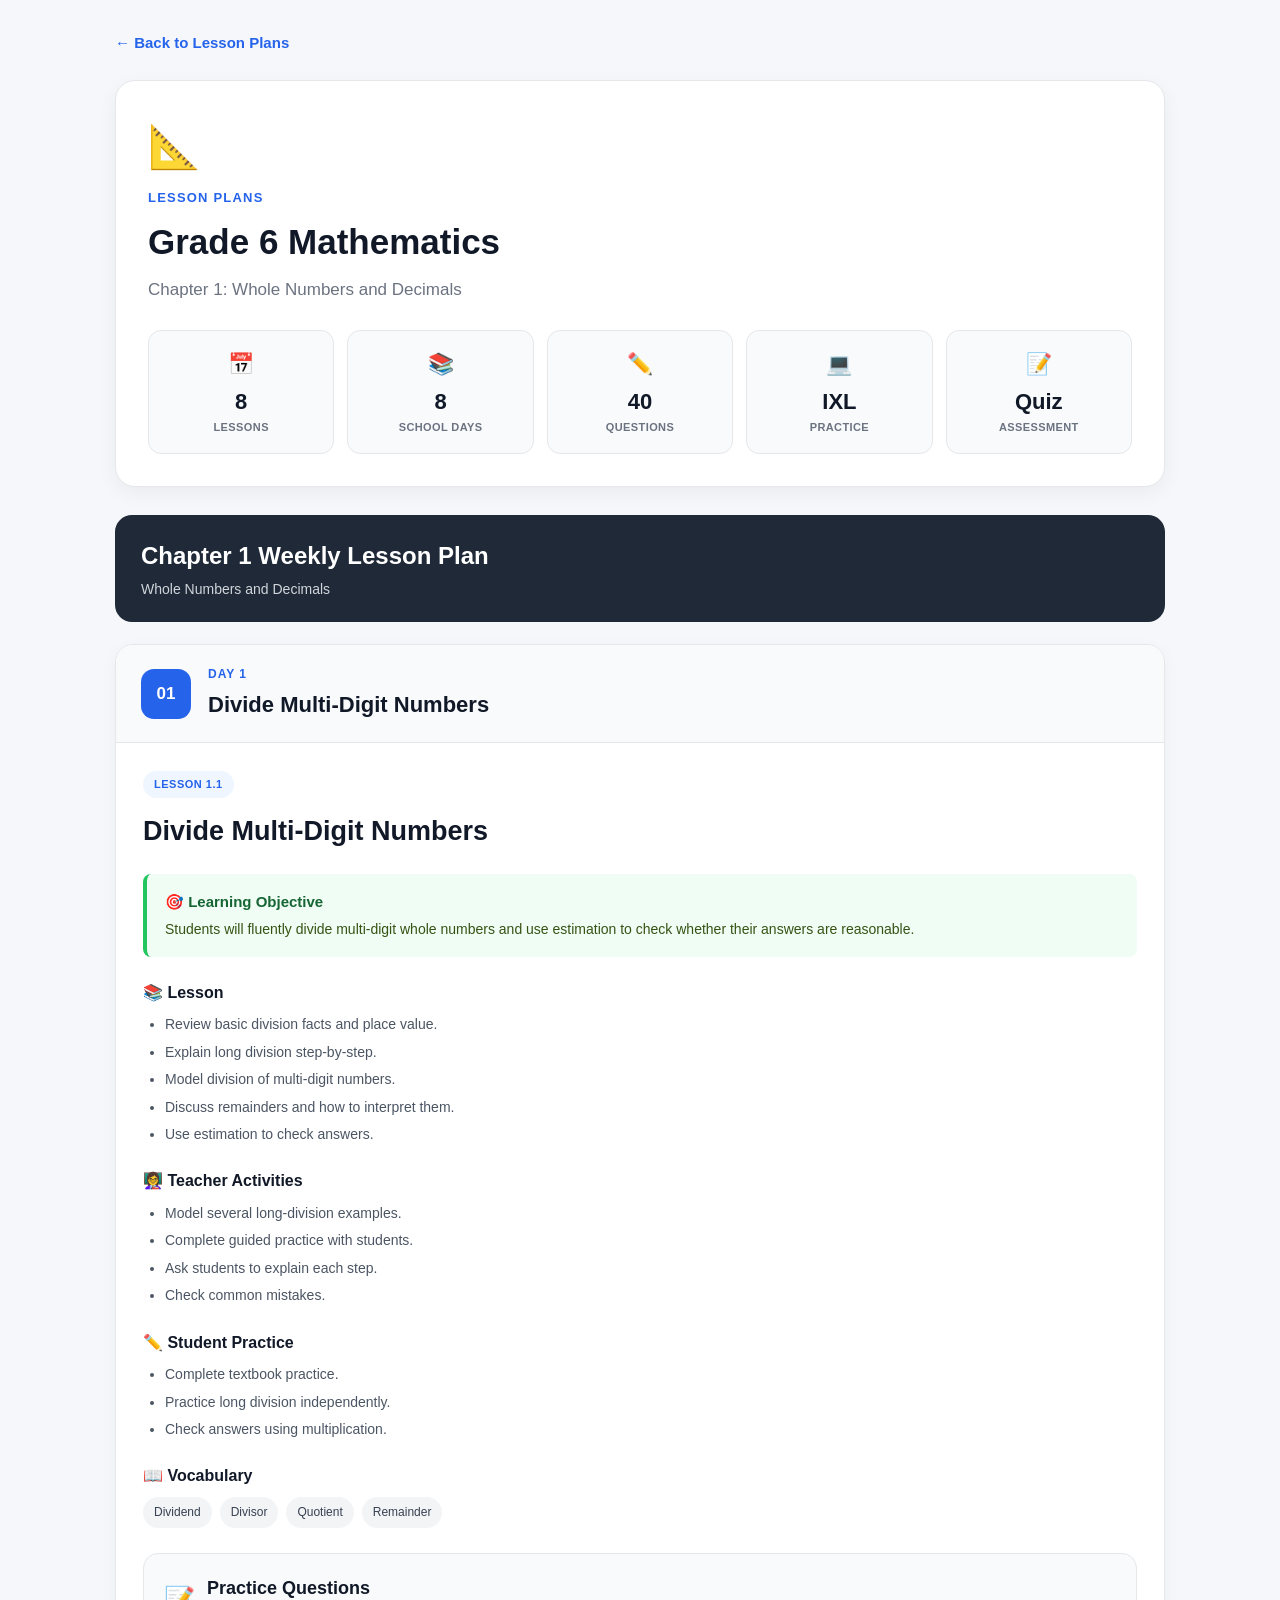
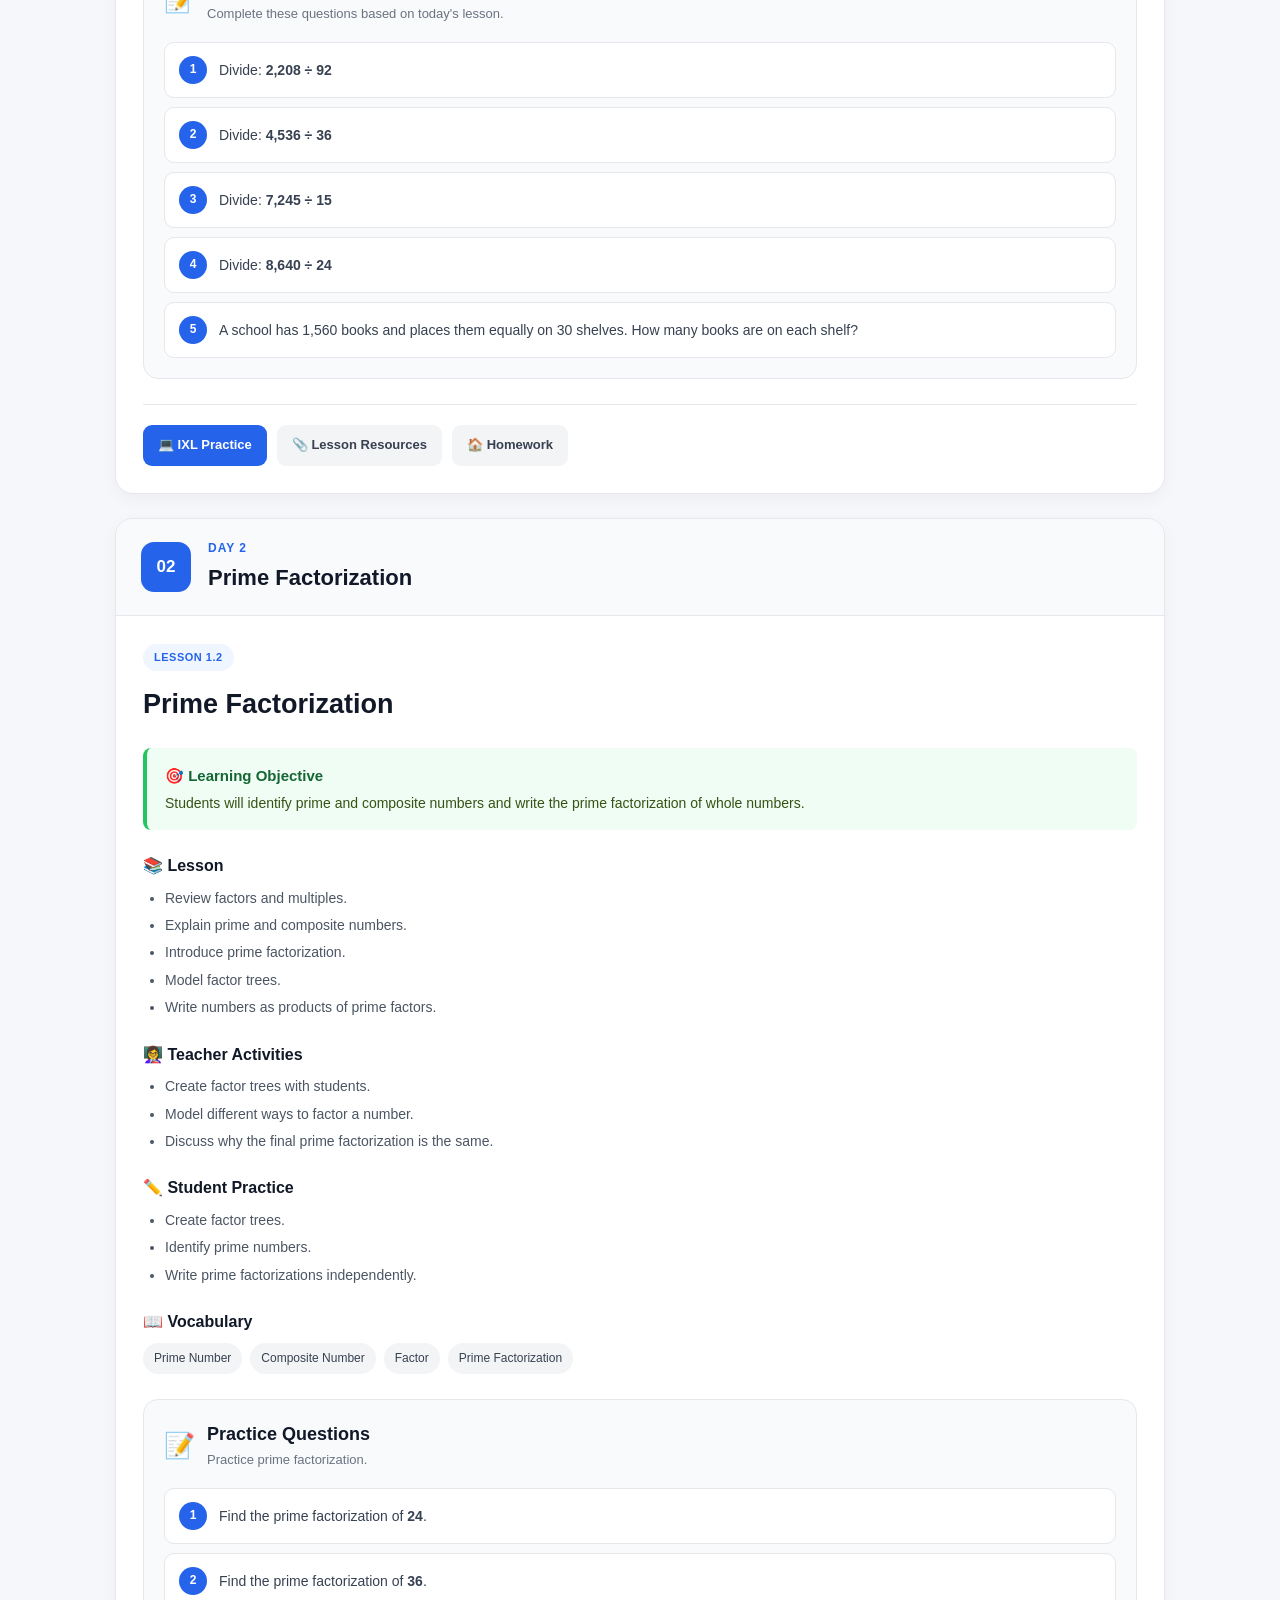
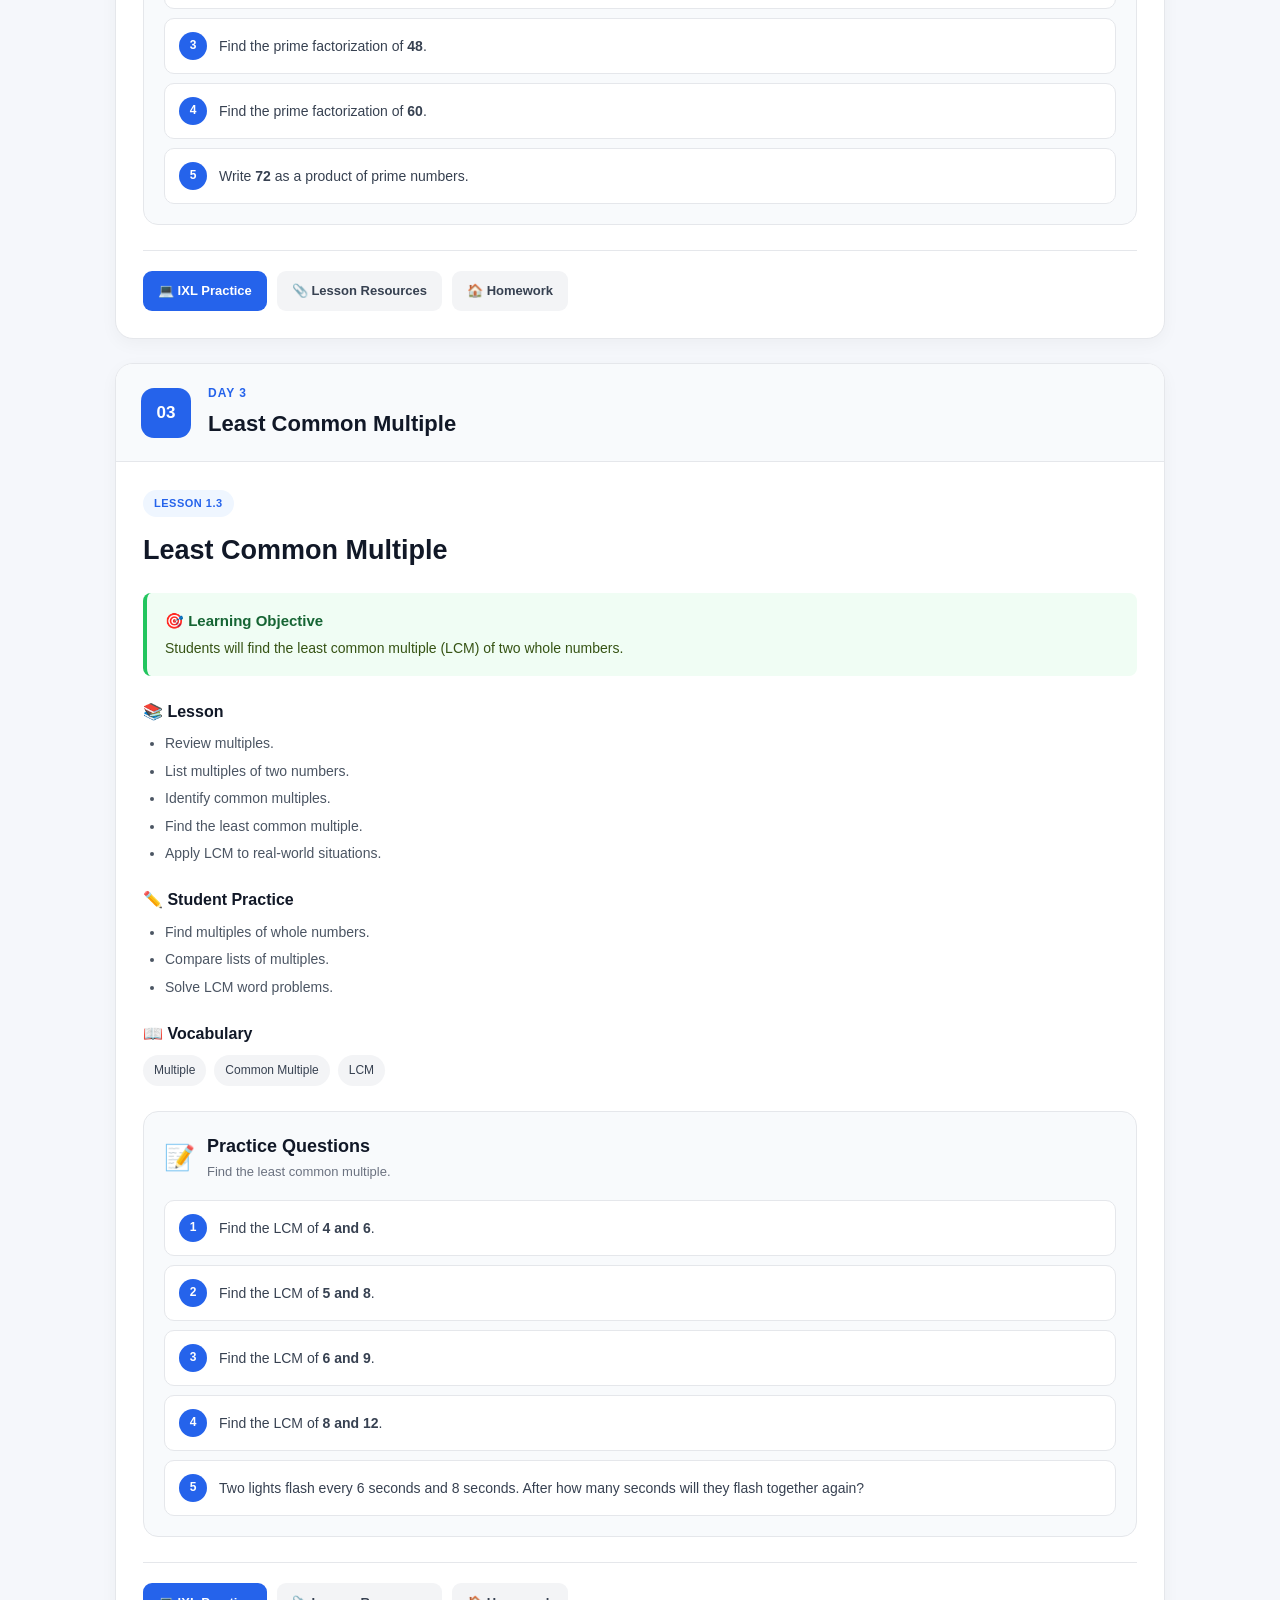
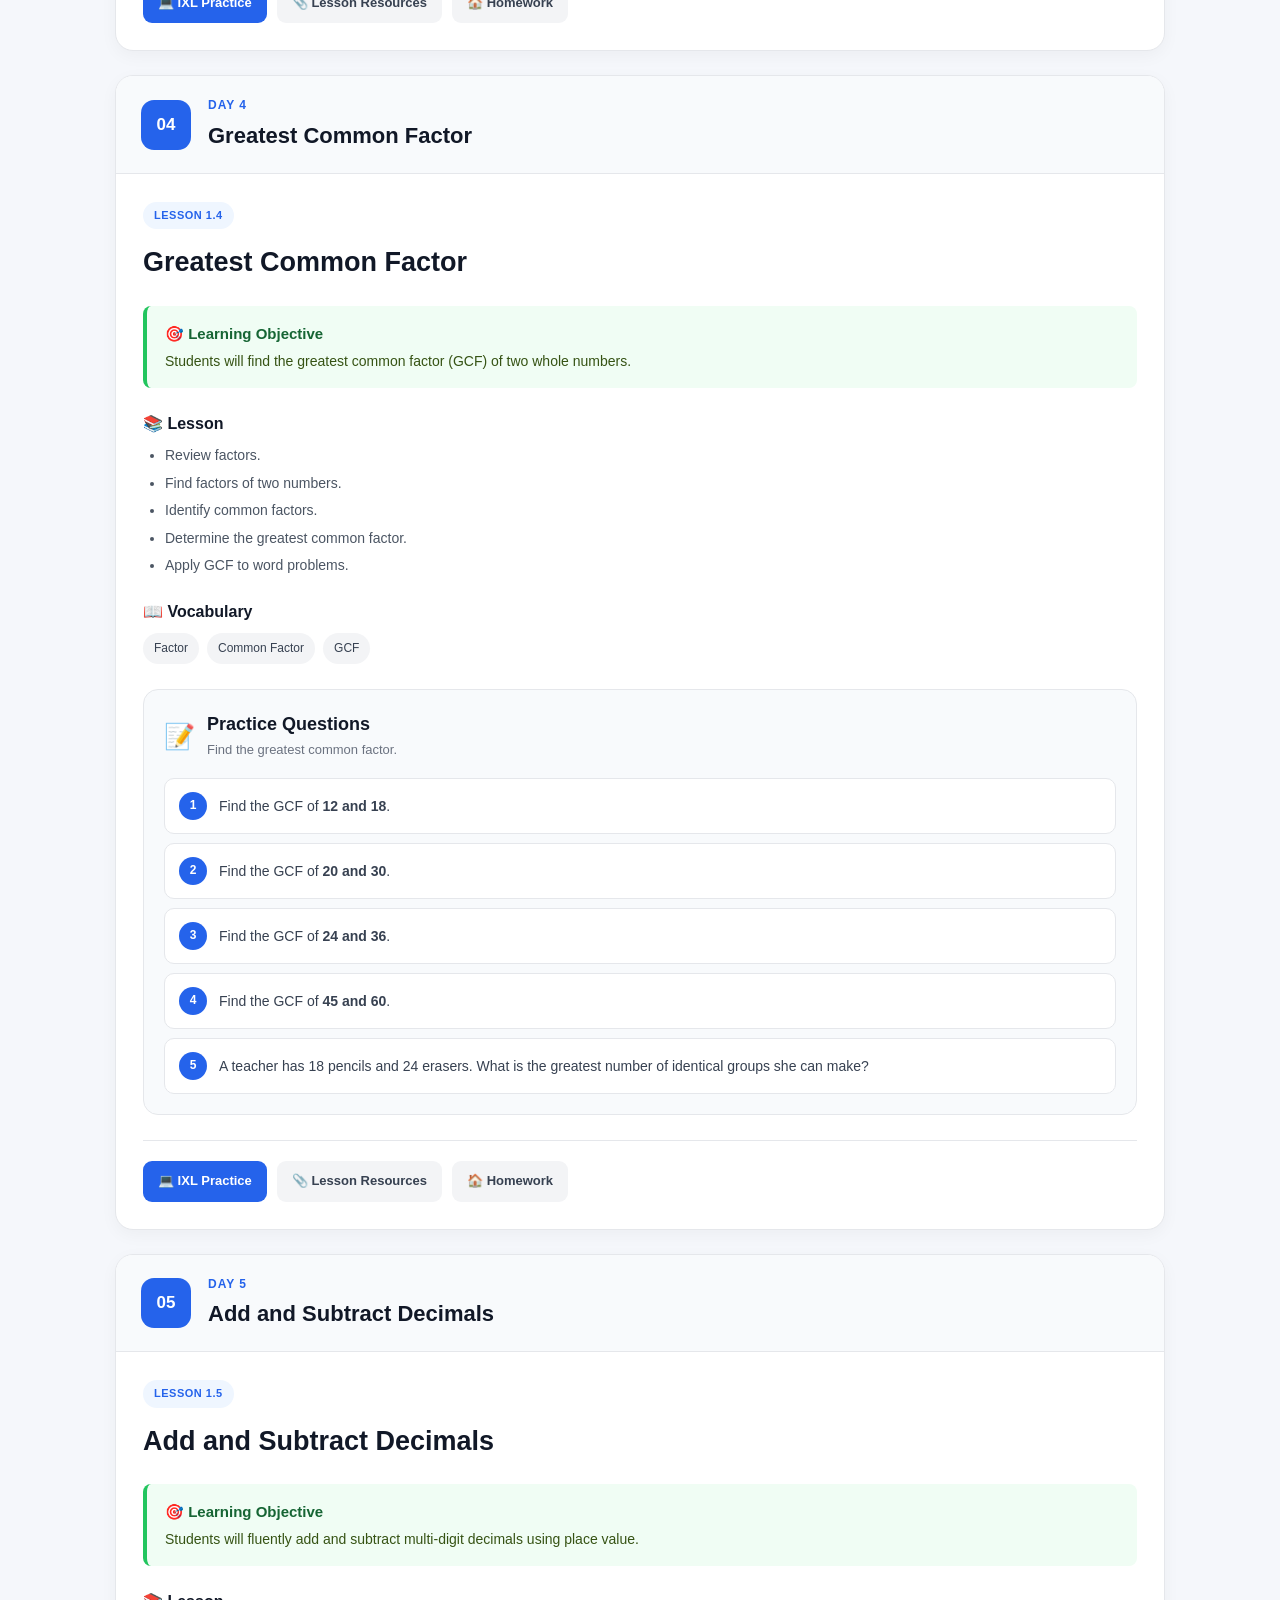
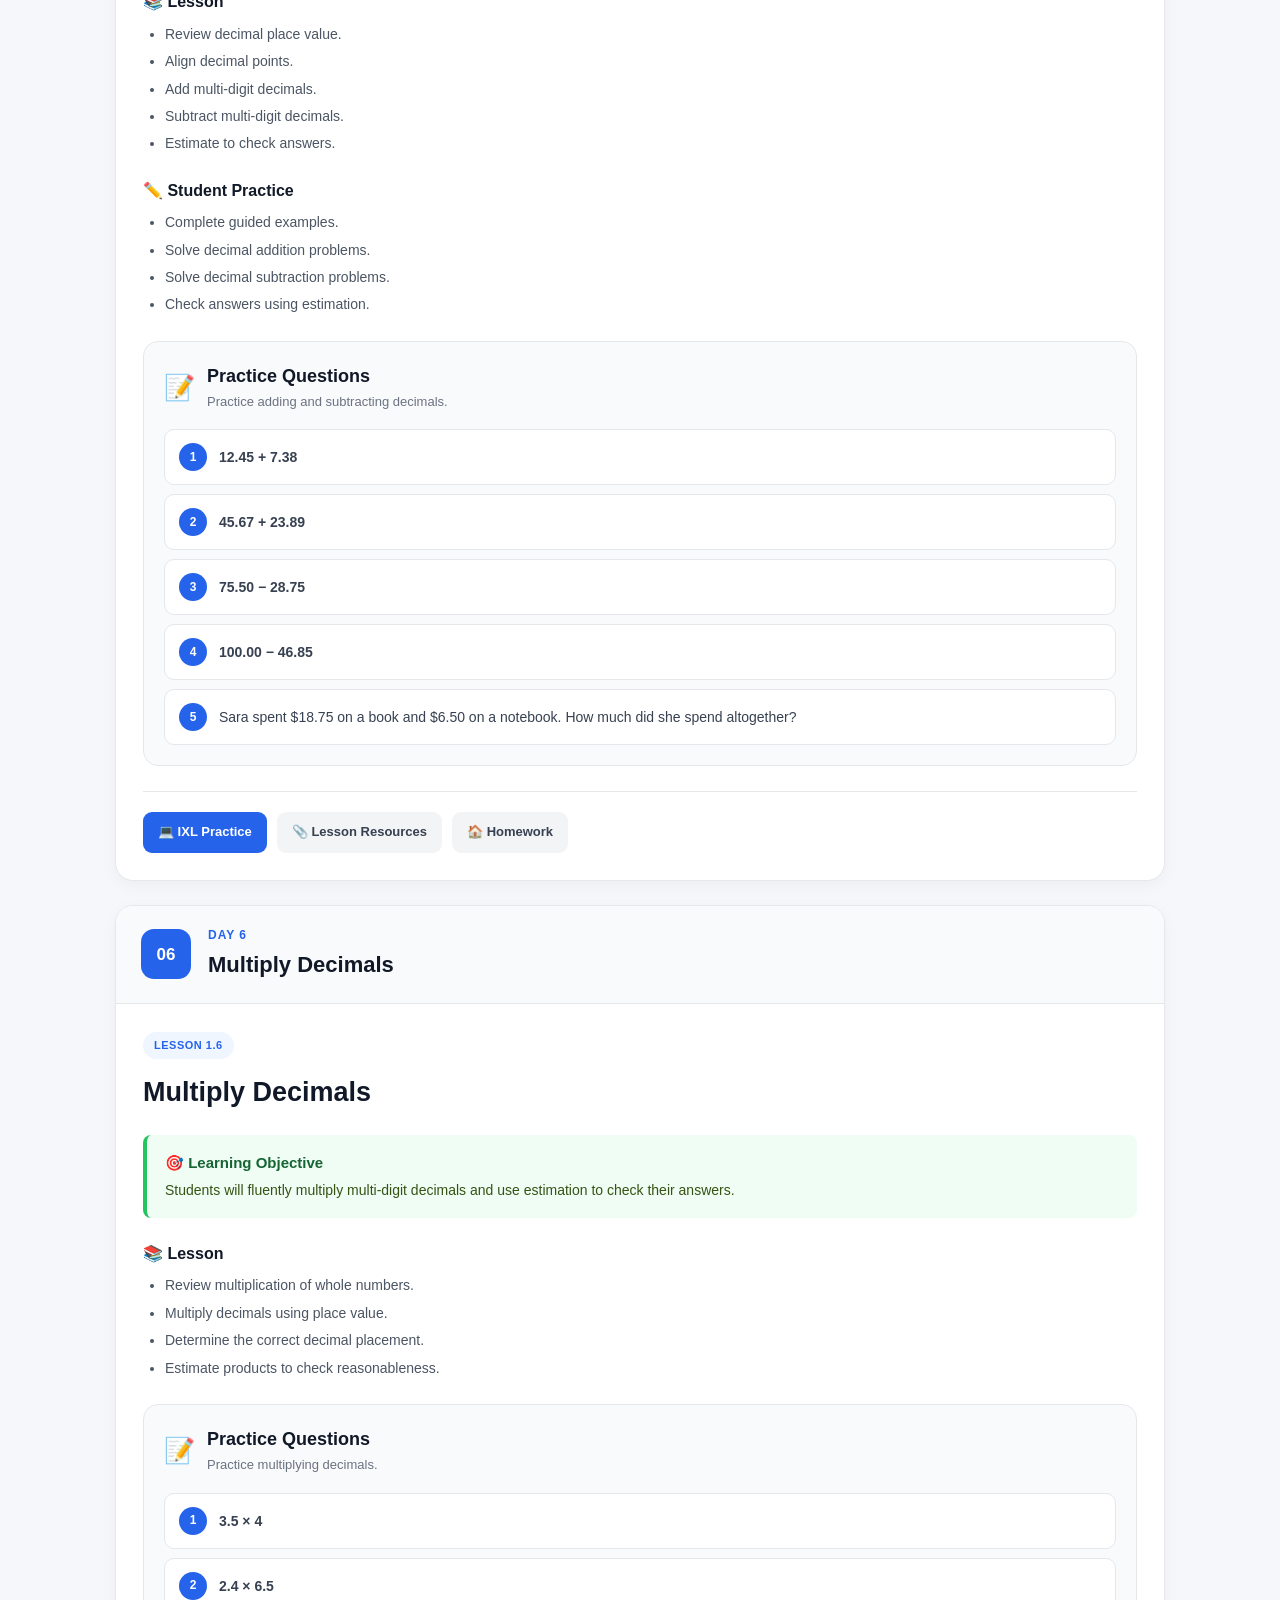
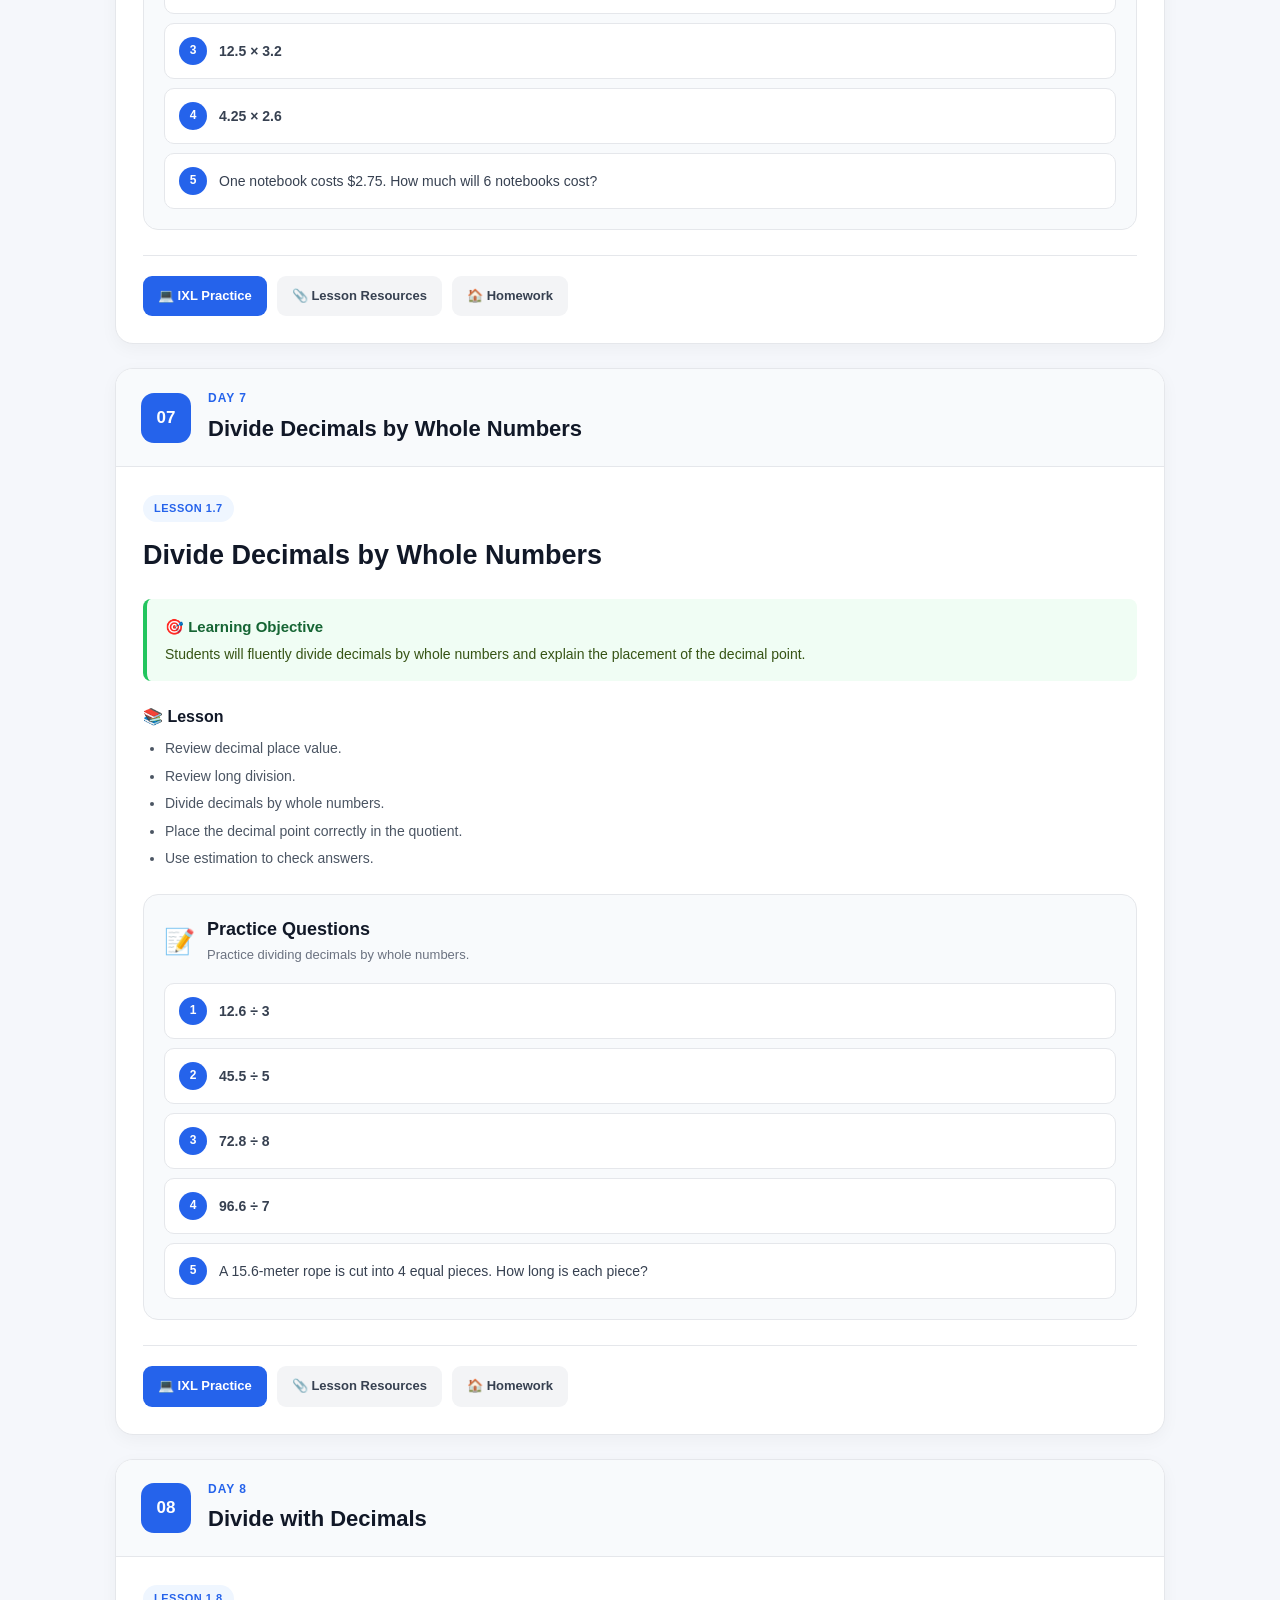
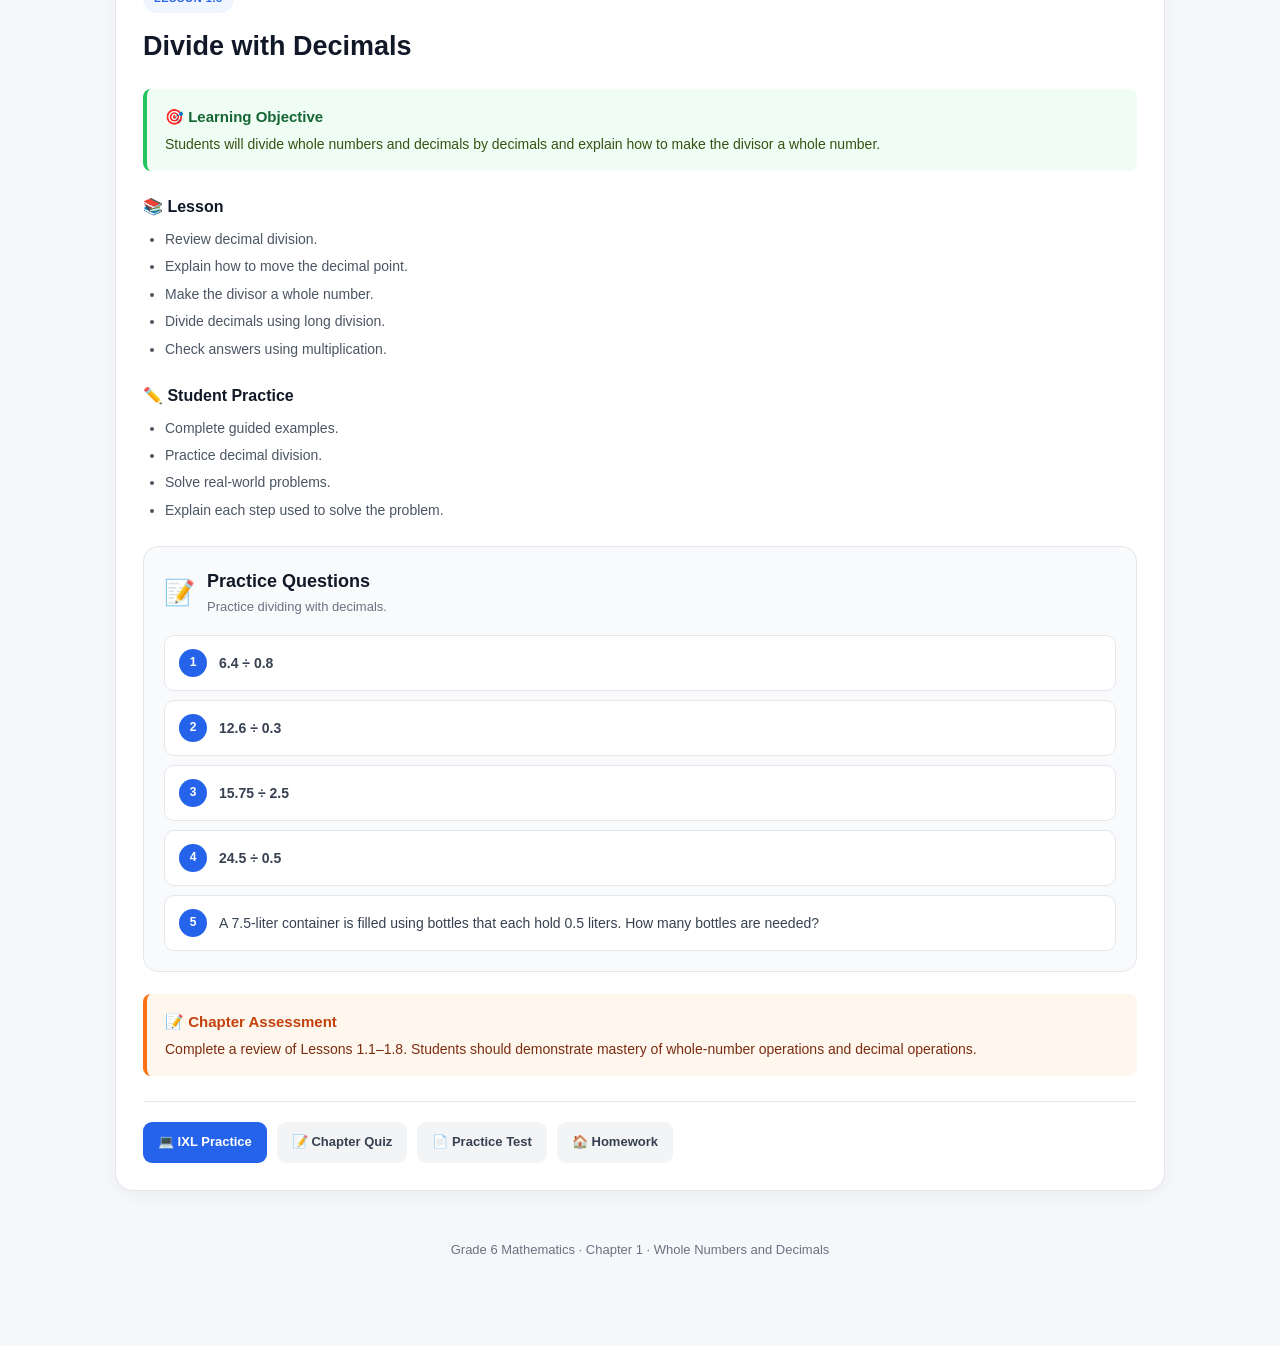
<file: grade6-math.html>
<!DOCTYPE html>
<html lang="en">

<head>
    <meta charset="UTF-8">
    <meta name="viewport" content="width=device-width, initial-scale=1.0">

    <title>Grade 6 Mathematics | Lesson Plans</title>

    <link rel="stylesheet" href="./grade6-math.css">
</head>

<body>

    <main class="lesson-page">

        <!-- BACK -->
        <a href="./lesson-plans.html" class="back-link">
            ← Back to Lesson Plans
        </a>


        <!-- PAGE HEADER -->
        <header class="lesson-header">

            <div class="subject-icon">
                📐
            </div>

            <div class="lesson-label">
                LESSON PLANS
            </div>

            <h1>Grade 6 Mathematics</h1>

            <p class="module-name">
                Chapter 1: Whole Numbers and Decimals
            </p>


            <!-- SUMMARY -->
            <div class="lesson-summary">

                <div class="summary-card">
                    <div class="summary-icon">📅</div>
                    <div class="summary-number">8</div>
                    <div class="summary-label">Lessons</div>
                </div>

                <div class="summary-card">
                    <div class="summary-icon">📚</div>
                    <div class="summary-number">8</div>
                    <div class="summary-label">School Days</div>
                </div>

                <div class="summary-card">
                    <div class="summary-icon">✏️</div>
                    <div class="summary-number">40</div>
                    <div class="summary-label">Questions</div>
                </div>

                <div class="summary-card">
                    <div class="summary-icon">💻</div>
                    <div class="summary-number">IXL</div>
                    <div class="summary-label">Practice</div>
                </div>

                <div class="summary-card">
                    <div class="summary-icon">📝</div>
                    <div class="summary-number">Quiz</div>
                    <div class="summary-label">Assessment</div>
                </div>

            </div>

        </header>


        <!-- WEEK -->
        <section class="week-section">

            <div class="week-title">
                <h2>Chapter 1 Weekly Lesson Plan</h2>
                <p>Whole Numbers and Decimals</p>
            </div>


            <!-- =====================================
                 DAY 1
                 ===================================== -->

            <article class="day-card">

                <div class="day-header">

                    <div class="day-number">
                        01
                    </div>

                    <div class="day-info">
                        <h3>DAY 1</h3>
                        <h2>Divide Multi-Digit Numbers</h2>
                    </div>

                </div>


                <div class="day-content">

                    <span class="lesson-tag">
                        LESSON 1.1
                    </span>

                    <h2 class="lesson-title">
                        Divide Multi-Digit Numbers
                    </h2>


                    <div class="objective-box">

                        <h4>🎯 Learning Objective</h4>

                        <p>
                            Students will fluently divide multi-digit whole numbers
                            and use estimation to check whether their answers are reasonable.
                        </p>

                    </div>


                    <div class="content-section">

                        <h4>📚 Lesson</h4>

                        <ul>
                            <li>Review basic division facts and place value.</li>
                            <li>Explain long division step-by-step.</li>
                            <li>Model division of multi-digit numbers.</li>
                            <li>Discuss remainders and how to interpret them.</li>
                            <li>Use estimation to check answers.</li>
                        </ul>

                    </div>


                    <div class="content-section">

                        <h4>👩‍🏫 Teacher Activities</h4>

                        <ul>
                            <li>Model several long-division examples.</li>
                            <li>Complete guided practice with students.</li>
                            <li>Ask students to explain each step.</li>
                            <li>Check common mistakes.</li>
                        </ul>

                    </div>


                    <div class="content-section">

                        <h4>✏️ Student Practice</h4>

                        <ul>
                            <li>Complete textbook practice.</li>
                            <li>Practice long division independently.</li>
                            <li>Check answers using multiplication.</li>
                        </ul>

                    </div>


                    <div class="content-section">

                        <h4>📖 Vocabulary</h4>

                        <div class="vocabulary">
                            <span>Dividend</span>
                            <span>Divisor</span>
                            <span>Quotient</span>
                            <span>Remainder</span>
                        </div>

                    </div>


                    <!-- QUESTIONS -->

                    <div class="practice-section">

                        <div class="practice-header">

                            <span>📝</span>

                            <div>
                                <h3>Practice Questions</h3>
                                <p>Complete these questions based on today's lesson.</p>
                            </div>

                        </div>


                        <div class="questions-list">

                            <div class="question">
                                <span class="question-number">1</span>
                                <p>Divide: <strong>2,208 ÷ 92</strong></p>
                            </div>

                            <div class="question">
                                <span class="question-number">2</span>
                                <p>Divide: <strong>4,536 ÷ 36</strong></p>
                            </div>

                            <div class="question">
                                <span class="question-number">3</span>
                                <p>Divide: <strong>7,245 ÷ 15</strong></p>
                            </div>

                            <div class="question">
                                <span class="question-number">4</span>
                                <p>Divide: <strong>8,640 ÷ 24</strong></p>
                            </div>

                            <div class="question">
                                <span class="question-number">5</span>
                                <p>
                                    A school has 1,560 books and places them equally
                                    on 30 shelves. How many books are on each shelf?
                                </p>
                            </div>

                        </div>

                    </div>


                    <!-- ACTIONS -->

                    <div class="lesson-actions">

                        <a href="#" class="primary">
                            💻 IXL Practice
                        </a>

                        <a href="#">
                            📎 Lesson Resources
                        </a>

                        <a href="#">
                            🏠 Homework
                        </a>

                    </div>

                </div>

            </article>


            <!-- =====================================
                 DAY 2
                 ===================================== -->

            <article class="day-card">

                <div class="day-header">

                    <div class="day-number">
                        02
                    </div>

                    <div class="day-info">
                        <h3>DAY 2</h3>
                        <h2>Prime Factorization</h2>
                    </div>

                </div>


                <div class="day-content">

                    <span class="lesson-tag">
                        LESSON 1.2
                    </span>

                    <h2 class="lesson-title">
                        Prime Factorization
                    </h2>


                    <div class="objective-box">

                        <h4>🎯 Learning Objective</h4>

                        <p>
                            Students will identify prime and composite numbers
                            and write the prime factorization of whole numbers.
                        </p>

                    </div>


                    <div class="content-section">

                        <h4>📚 Lesson</h4>

                        <ul>
                            <li>Review factors and multiples.</li>
                            <li>Explain prime and composite numbers.</li>
                            <li>Introduce prime factorization.</li>
                            <li>Model factor trees.</li>
                            <li>Write numbers as products of prime factors.</li>
                        </ul>

                    </div>


                    <div class="content-section">

                        <h4>👩‍🏫 Teacher Activities</h4>

                        <ul>
                            <li>Create factor trees with students.</li>
                            <li>Model different ways to factor a number.</li>
                            <li>Discuss why the final prime factorization is the same.</li>
                        </ul>

                    </div>


                    <div class="content-section">

                        <h4>✏️ Student Practice</h4>

                        <ul>
                            <li>Create factor trees.</li>
                            <li>Identify prime numbers.</li>
                            <li>Write prime factorizations independently.</li>
                        </ul>

                    </div>


                    <div class="content-section">

                        <h4>📖 Vocabulary</h4>

                        <div class="vocabulary">
                            <span>Prime Number</span>
                            <span>Composite Number</span>
                            <span>Factor</span>
                            <span>Prime Factorization</span>
                        </div>

                    </div>


                    <div class="practice-section">

                        <div class="practice-header">
                            <span>📝</span>

                            <div>
                                <h3>Practice Questions</h3>
                                <p>Practice prime factorization.</p>
                            </div>
                        </div>


                        <div class="questions-list">

                            <div class="question">
                                <span class="question-number">1</span>
                                <p>Find the prime factorization of <strong>24</strong>.</p>
                            </div>

                            <div class="question">
                                <span class="question-number">2</span>
                                <p>Find the prime factorization of <strong>36</strong>.</p>
                            </div>

                            <div class="question">
                                <span class="question-number">3</span>
                                <p>Find the prime factorization of <strong>48</strong>.</p>
                            </div>

                            <div class="question">
                                <span class="question-number">4</span>
                                <p>Find the prime factorization of <strong>60</strong>.</p>
                            </div>

                            <div class="question">
                                <span class="question-number">5</span>
                                <p>Write <strong>72</strong> as a product of prime numbers.</p>
                            </div>

                        </div>

                    </div>


                    <div class="lesson-actions">

                        <a href="#" class="primary">
                            💻 IXL Practice
                        </a>

                        <a href="#">
                            📎 Lesson Resources
                        </a>

                        <a href="#">
                            🏠 Homework
                        </a>

                    </div>

                </div>

            </article>


            <!-- =====================================
                 DAY 3
                 ===================================== -->

            <article class="day-card">

                <div class="day-header">

                    <div class="day-number">03</div>

                    <div class="day-info">
                        <h3>DAY 3</h3>
                        <h2>Least Common Multiple</h2>
                    </div>

                </div>


                <div class="day-content">

                    <span class="lesson-tag">LESSON 1.3</span>

                    <h2 class="lesson-title">
                        Least Common Multiple
                    </h2>


                    <div class="objective-box">

                        <h4>🎯 Learning Objective</h4>

                        <p>
                            Students will find the least common multiple (LCM)
                            of two whole numbers.
                        </p>

                    </div>


                    <div class="content-section">

                        <h4>📚 Lesson</h4>

                        <ul>
                            <li>Review multiples.</li>
                            <li>List multiples of two numbers.</li>
                            <li>Identify common multiples.</li>
                            <li>Find the least common multiple.</li>
                            <li>Apply LCM to real-world situations.</li>
                        </ul>

                    </div>


                    <div class="content-section">

                        <h4>✏️ Student Practice</h4>

                        <ul>
                            <li>Find multiples of whole numbers.</li>
                            <li>Compare lists of multiples.</li>
                            <li>Solve LCM word problems.</li>
                        </ul>

                    </div>


                    <div class="content-section">

                        <h4>📖 Vocabulary</h4>

                        <div class="vocabulary">
                            <span>Multiple</span>
                            <span>Common Multiple</span>
                            <span>LCM</span>
                        </div>

                    </div>


                    <div class="practice-section">

                        <div class="practice-header">
                            <span>📝</span>

                            <div>
                                <h3>Practice Questions</h3>
                                <p>Find the least common multiple.</p>
                            </div>
                        </div>


                        <div class="questions-list">

                            <div class="question">
                                <span class="question-number">1</span>
                                <p>Find the LCM of <strong>4 and 6</strong>.</p>
                            </div>

                            <div class="question">
                                <span class="question-number">2</span>
                                <p>Find the LCM of <strong>5 and 8</strong>.</p>
                            </div>

                            <div class="question">
                                <span class="question-number">3</span>
                                <p>Find the LCM of <strong>6 and 9</strong>.</p>
                            </div>

                            <div class="question">
                                <span class="question-number">4</span>
                                <p>Find the LCM of <strong>8 and 12</strong>.</p>
                            </div>

                            <div class="question">
                                <span class="question-number">5</span>
                                <p>
                                    Two lights flash every 6 seconds and 8 seconds.
                                    After how many seconds will they flash together again?
                                </p>
                            </div>

                        </div>

                    </div>


                    <div class="lesson-actions">

                        <a href="#" class="primary">💻 IXL Practice</a>

                        <a href="#">📎 Lesson Resources</a>

                        <a href="#">🏠 Homework</a>

                    </div>

                </div>

            </article>


            <!-- =====================================
                 DAY 4
                 ===================================== -->

            <article class="day-card">

                <div class="day-header">

                    <div class="day-number">04</div>

                    <div class="day-info">
                        <h3>DAY 4</h3>
                        <h2>Greatest Common Factor</h2>
                    </div>

                </div>


                <div class="day-content">

                    <span class="lesson-tag">LESSON 1.4</span>

                    <h2 class="lesson-title">
                        Greatest Common Factor
                    </h2>


                    <div class="objective-box">

                        <h4>🎯 Learning Objective</h4>

                        <p>
                            Students will find the greatest common factor (GCF)
                            of two whole numbers.
                        </p>

                    </div>


                    <div class="content-section">

                        <h4>📚 Lesson</h4>

                        <ul>
                            <li>Review factors.</li>
                            <li>Find factors of two numbers.</li>
                            <li>Identify common factors.</li>
                            <li>Determine the greatest common factor.</li>
                            <li>Apply GCF to word problems.</li>
                        </ul>

                    </div>


                    <div class="content-section">

                        <h4>📖 Vocabulary</h4>

                        <div class="vocabulary">
                            <span>Factor</span>
                            <span>Common Factor</span>
                            <span>GCF</span>
                        </div>

                    </div>


                    <div class="practice-section">

                        <div class="practice-header">
                            <span>📝</span>

                            <div>
                                <h3>Practice Questions</h3>
                                <p>Find the greatest common factor.</p>
                            </div>
                        </div>


                        <div class="questions-list">

                            <div class="question">
                                <span class="question-number">1</span>
                                <p>Find the GCF of <strong>12 and 18</strong>.</p>
                            </div>

                            <div class="question">
                                <span class="question-number">2</span>
                                <p>Find the GCF of <strong>20 and 30</strong>.</p>
                            </div>

                            <div class="question">
                                <span class="question-number">3</span>
                                <p>Find the GCF of <strong>24 and 36</strong>.</p>
                            </div>

                            <div class="question">
                                <span class="question-number">4</span>
                                <p>Find the GCF of <strong>45 and 60</strong>.</p>
                            </div>

                            <div class="question">
                                <span class="question-number">5</span>
                                <p>
                                    A teacher has 18 pencils and 24 erasers.
                                    What is the greatest number of identical groups
                                    she can make?
                                </p>
                            </div>

                        </div>

                    </div>


                    <div class="lesson-actions">

                        <a href="#" class="primary">💻 IXL Practice</a>

                        <a href="#">📎 Lesson Resources</a>

                        <a href="#">🏠 Homework</a>

                    </div>

                </div>

            </article>


            <!-- =====================================
                 DAY 5
                 ===================================== -->

            <article class="day-card">

                <div class="day-header">

                    <div class="day-number">05</div>

                    <div class="day-info">
                        <h3>DAY 5</h3>
                        <h2>Add and Subtract Decimals</h2>
                    </div>

                </div>


                <div class="day-content">

                    <span class="lesson-tag">LESSON 1.5</span>

                    <h2 class="lesson-title">
                        Add and Subtract Decimals
                    </h2>


                    <div class="objective-box">

                        <h4>🎯 Learning Objective</h4>

                        <p>
                            Students will fluently add and subtract multi-digit decimals
                            using place value.
                        </p>

                    </div>


                    <div class="content-section">

                        <h4>📚 Lesson</h4>

                        <ul>
                            <li>Review decimal place value.</li>
                            <li>Align decimal points.</li>
                            <li>Add multi-digit decimals.</li>
                            <li>Subtract multi-digit decimals.</li>
                            <li>Estimate to check answers.</li>
                        </ul>

                    </div>


                    <div class="content-section">

                        <h4>✏️ Student Practice</h4>

                        <ul>
                            <li>Complete guided examples.</li>
                            <li>Solve decimal addition problems.</li>
                            <li>Solve decimal subtraction problems.</li>
                            <li>Check answers using estimation.</li>
                        </ul>

                    </div>


                    <div class="practice-section">

                        <div class="practice-header">
                            <span>📝</span>

                            <div>
                                <h3>Practice Questions</h3>
                                <p>Practice adding and subtracting decimals.</p>
                            </div>
                        </div>


                        <div class="questions-list">

                            <div class="question">
                                <span class="question-number">1</span>
                                <p><strong>12.45 + 7.38</strong></p>
                            </div>

                            <div class="question">
                                <span class="question-number">2</span>
                                <p><strong>45.67 + 23.89</strong></p>
                            </div>

                            <div class="question">
                                <span class="question-number">3</span>
                                <p><strong>75.50 − 28.75</strong></p>
                            </div>

                            <div class="question">
                                <span class="question-number">4</span>
                                <p><strong>100.00 − 46.85</strong></p>
                            </div>

                            <div class="question">
                                <span class="question-number">5</span>
                                <p>
                                    Sara spent $18.75 on a book and $6.50 on a notebook.
                                    How much did she spend altogether?
                                </p>
                            </div>

                        </div>

                    </div>


                    <div class="lesson-actions">

                        <a href="#" class="primary">💻 IXL Practice</a>

                        <a href="#">📎 Lesson Resources</a>

                        <a href="#">🏠 Homework</a>

                    </div>

                </div>

            </article>


            <!-- =====================================
                 DAY 6
                 ===================================== -->

            <article class="day-card">

                <div class="day-header">

                    <div class="day-number">06</div>

                    <div class="day-info">
                        <h3>DAY 6</h3>
                        <h2>Multiply Decimals</h2>
                    </div>

                </div>


                <div class="day-content">

                    <span class="lesson-tag">LESSON 1.6</span>

                    <h2 class="lesson-title">
                        Multiply Decimals
                    </h2>


                    <div class="objective-box">

                        <h4>🎯 Learning Objective</h4>

                        <p>
                            Students will fluently multiply multi-digit decimals
                            and use estimation to check their answers.
                        </p>

                    </div>


                    <div class="content-section">

                        <h4>📚 Lesson</h4>

                        <ul>
                            <li>Review multiplication of whole numbers.</li>
                            <li>Multiply decimals using place value.</li>
                            <li>Determine the correct decimal placement.</li>
                            <li>Estimate products to check reasonableness.</li>
                        </ul>

                    </div>


                    <div class="practice-section">

                        <div class="practice-header">
                            <span>📝</span>

                            <div>
                                <h3>Practice Questions</h3>
                                <p>Practice multiplying decimals.</p>
                            </div>
                        </div>


                        <div class="questions-list">

                            <div class="question">
                                <span class="question-number">1</span>
                                <p><strong>3.5 × 4</strong></p>
                            </div>

                            <div class="question">
                                <span class="question-number">2</span>
                                <p><strong>2.4 × 6.5</strong></p>
                            </div>

                            <div class="question">
                                <span class="question-number">3</span>
                                <p><strong>12.5 × 3.2</strong></p>
                            </div>

                            <div class="question">
                                <span class="question-number">4</span>
                                <p><strong>4.25 × 2.6</strong></p>
                            </div>

                            <div class="question">
                                <span class="question-number">5</span>
                                <p>
                                    One notebook costs $2.75. How much will 6 notebooks cost?
                                </p>
                            </div>

                        </div>

                    </div>


                    <div class="lesson-actions">

                        <a href="#" class="primary">💻 IXL Practice</a>

                        <a href="#">📎 Lesson Resources</a>

                        <a href="#">🏠 Homework</a>

                    </div>

                </div>

            </article>


            <!-- =====================================
                 DAY 7
                 ===================================== -->

            <article class="day-card">

                <div class="day-header">

                    <div class="day-number">07</div>

                    <div class="day-info">
                        <h3>DAY 7</h3>
                        <h2>Divide Decimals by Whole Numbers</h2>
                    </div>

                </div>


                <div class="day-content">

                    <span class="lesson-tag">LESSON 1.7</span>

                    <h2 class="lesson-title">
                        Divide Decimals by Whole Numbers
                    </h2>


                    <div class="objective-box">

                        <h4>🎯 Learning Objective</h4>

                        <p>
                            Students will fluently divide decimals by whole numbers
                            and explain the placement of the decimal point.
                        </p>

                    </div>


                    <div class="content-section">

                        <h4>📚 Lesson</h4>

                        <ul>
                            <li>Review decimal place value.</li>
                            <li>Review long division.</li>
                            <li>Divide decimals by whole numbers.</li>
                            <li>Place the decimal point correctly in the quotient.</li>
                            <li>Use estimation to check answers.</li>
                        </ul>

                    </div>


                    <div class="practice-section">

                        <div class="practice-header">
                            <span>📝</span>

                            <div>
                                <h3>Practice Questions</h3>
                                <p>Practice dividing decimals by whole numbers.</p>
                            </div>
                        </div>


                        <div class="questions-list">

                            <div class="question">
                                <span class="question-number">1</span>
                                <p><strong>12.6 ÷ 3</strong></p>
                            </div>

                            <div class="question">
                                <span class="question-number">2</span>
                                <p><strong>45.5 ÷ 5</strong></p>
                            </div>

                            <div class="question">
                                <span class="question-number">3</span>
                                <p><strong>72.8 ÷ 8</strong></p>
                            </div>

                            <div class="question">
                                <span class="question-number">4</span>
                                <p><strong>96.6 ÷ 7</strong></p>
                            </div>

                            <div class="question">
                                <span class="question-number">5</span>
                                <p>
                                    A 15.6-meter rope is cut into 4 equal pieces.
                                    How long is each piece?
                                </p>
                            </div>

                        </div>

                    </div>


                    <div class="lesson-actions">

                        <a href="#" class="primary">💻 IXL Practice</a>

                        <a href="#">📎 Lesson Resources</a>

                        <a href="#">🏠 Homework</a>

                    </div>

                </div>

            </article>


            <!-- =====================================
                 DAY 8
                 ===================================== -->

            <article class="day-card">

                <div class="day-header">

                    <div class="day-number">08</div>

                    <div class="day-info">
                        <h3>DAY 8</h3>
                        <h2>Divide with Decimals</h2>
                    </div>

                </div>


                <div class="day-content">

                    <span class="lesson-tag">LESSON 1.8</span>

                    <h2 class="lesson-title">
                        Divide with Decimals
                    </h2>


                    <div class="objective-box">

                        <h4>🎯 Learning Objective</h4>

                        <p>
                            Students will divide whole numbers and decimals by decimals
                            and explain how to make the divisor a whole number.
                        </p>

                    </div>


                    <div class="content-section">

                        <h4>📚 Lesson</h4>

                        <ul>
                            <li>Review decimal division.</li>
                            <li>Explain how to move the decimal point.</li>
                            <li>Make the divisor a whole number.</li>
                            <li>Divide decimals using long division.</li>
                            <li>Check answers using multiplication.</li>
                        </ul>

                    </div>


                    <div class="content-section">

                        <h4>✏️ Student Practice</h4>

                        <ul>
                            <li>Complete guided examples.</li>
                            <li>Practice decimal division.</li>
                            <li>Solve real-world problems.</li>
                            <li>Explain each step used to solve the problem.</li>
                        </ul>

                    </div>


                    <div class="practice-section">

                        <div class="practice-header">
                            <span>📝</span>

                            <div>
                                <h3>Practice Questions</h3>
                                <p>Practice dividing with decimals.</p>
                            </div>

                        </div>


                        <div class="questions-list">

                            <div class="question">
                                <span class="question-number">1</span>
                                <p><strong>6.4 ÷ 0.8</strong></p>
                            </div>

                            <div class="question">
                                <span class="question-number">2</span>
                                <p><strong>12.6 ÷ 0.3</strong></p>
                            </div>

                            <div class="question">
                                <span class="question-number">3</span>
                                <p><strong>15.75 ÷ 2.5</strong></p>
                            </div>

                            <div class="question">
                                <span class="question-number">4</span>
                                <p><strong>24.5 ÷ 0.5</strong></p>
                            </div>

                            <div class="question">
                                <span class="question-number">5</span>
                                <p>
                                    A 7.5-liter container is filled using bottles
                                    that each hold 0.5 liters. How many bottles are needed?
                                </p>
                            </div>

                        </div>

                    </div>


                    <!-- ASSESSMENT -->

                    <div class="assessment-box">

                        <h4>📝 Chapter Assessment</h4>

                        <p>
                            Complete a review of Lessons 1.1–1.8.
                            Students should demonstrate mastery of whole-number
                            operations and decimal operations.
                        </p>

                    </div>


                    <div class="lesson-actions">

                        <a href="#" class="primary">
                            💻 IXL Practice
                        </a>

                        <a href="#">
                            📝 Chapter Quiz
                        </a>

                        <a href="#">
                            📄 Practice Test
                        </a>

                        <a href="#">
                            🏠 Homework
                        </a>

                    </div>

                </div>

            </article>


        </section>


        <!-- FOOTER -->

        <footer class="lesson-footer">

            Grade 6 Mathematics · Chapter 1 · Whole Numbers and Decimals

        </footer>

    </main>

</body>

</html>
</file>
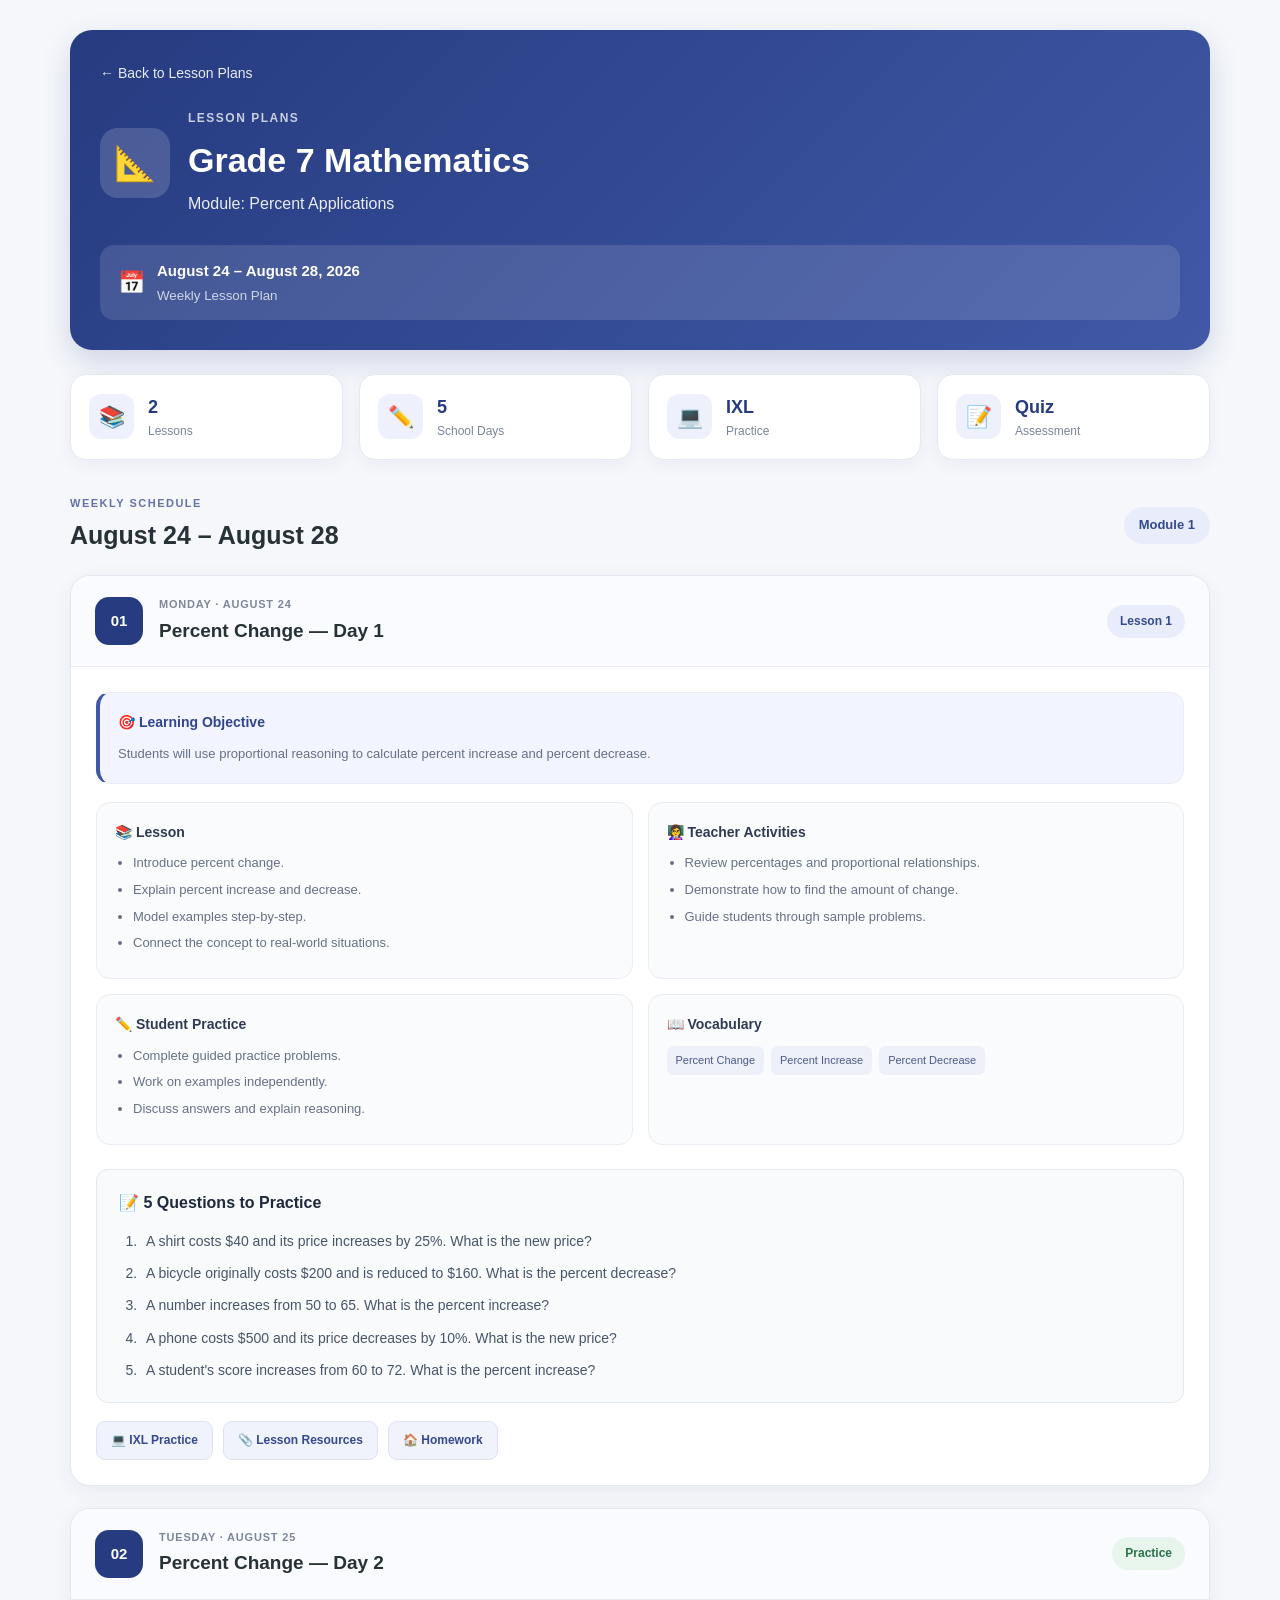
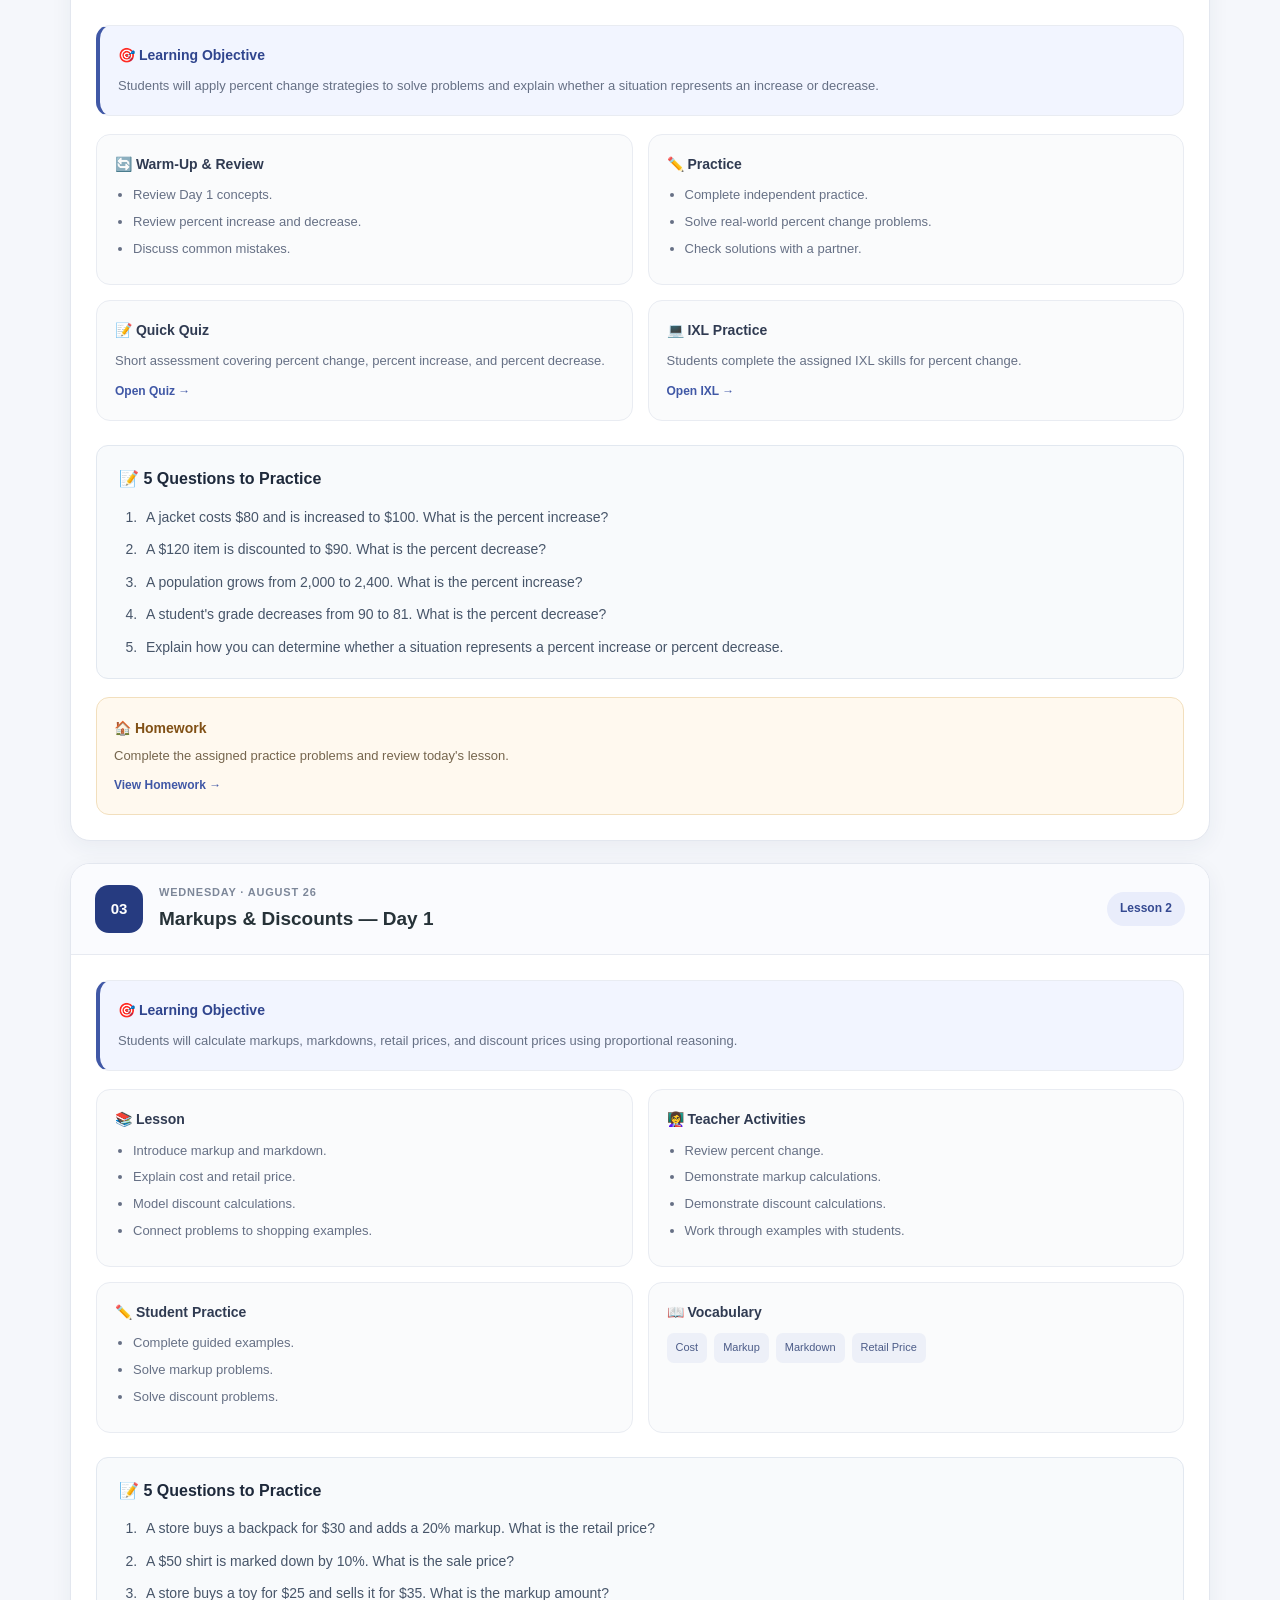
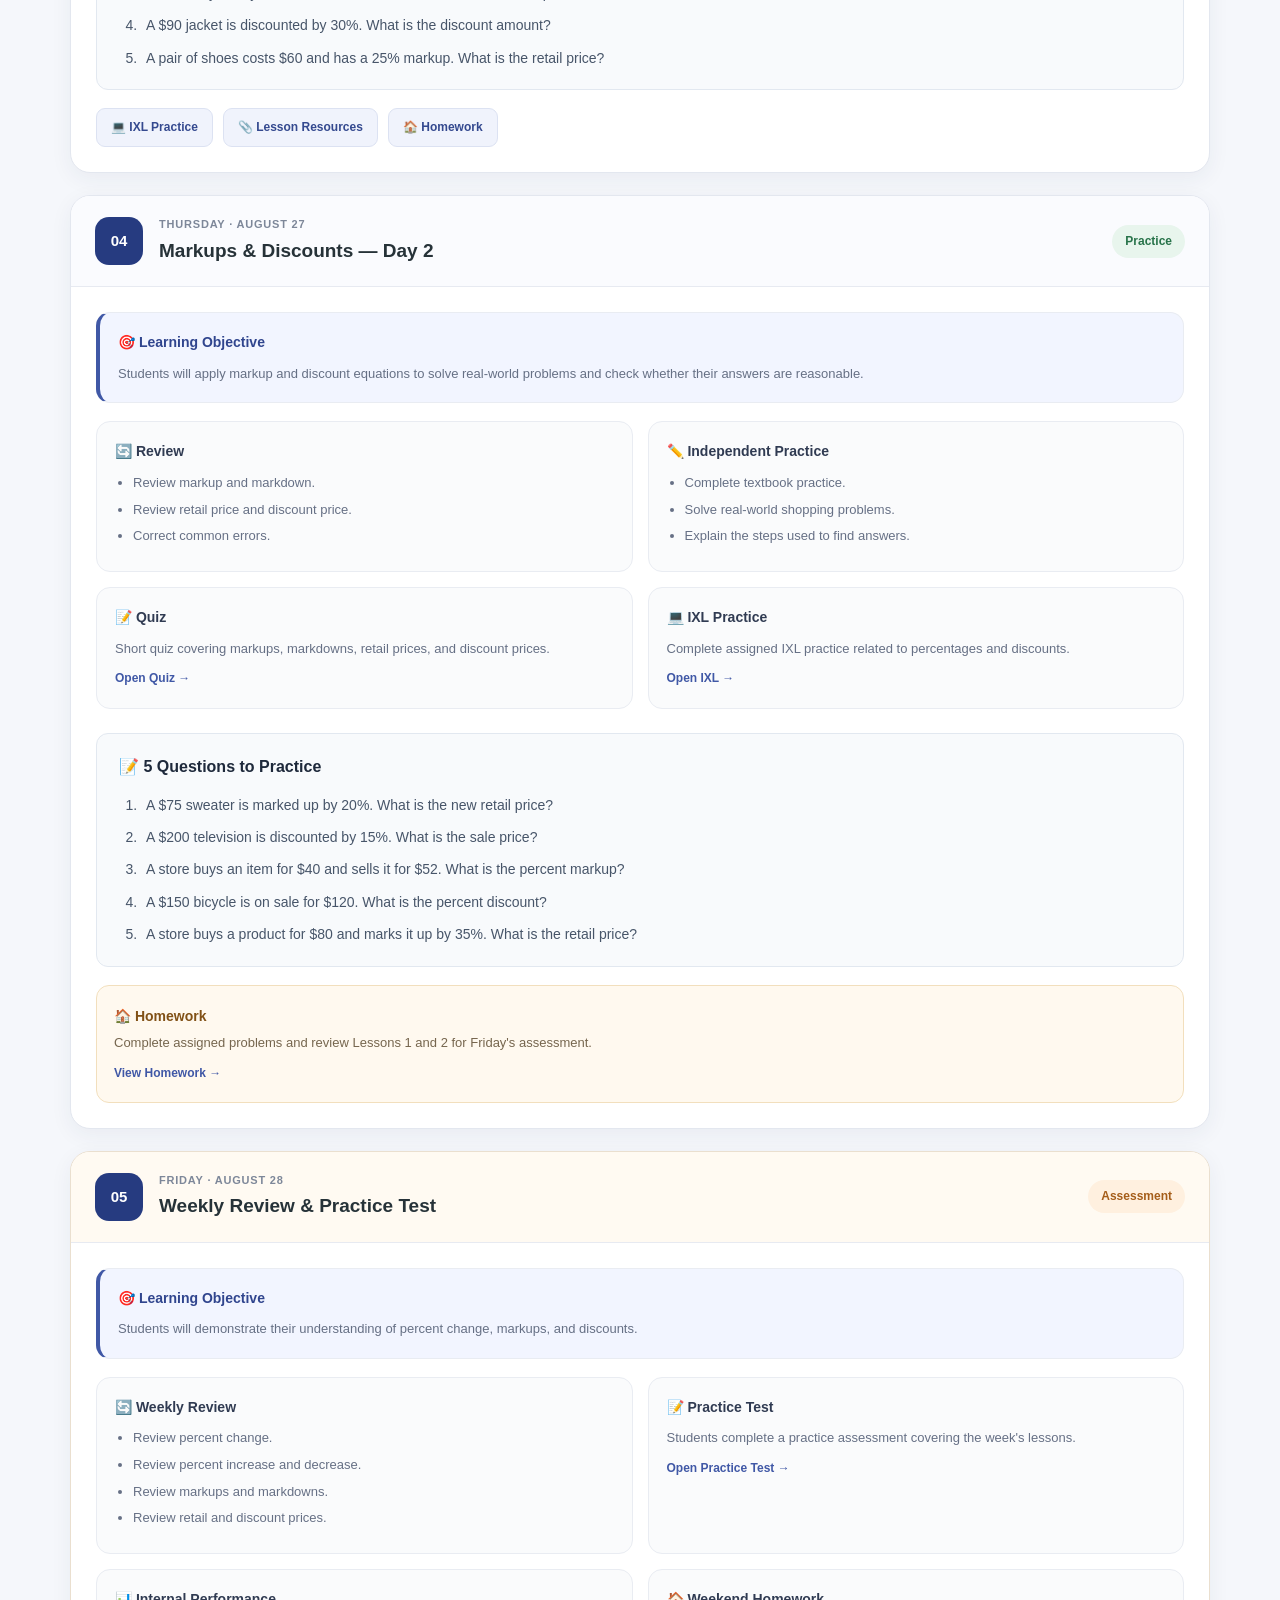
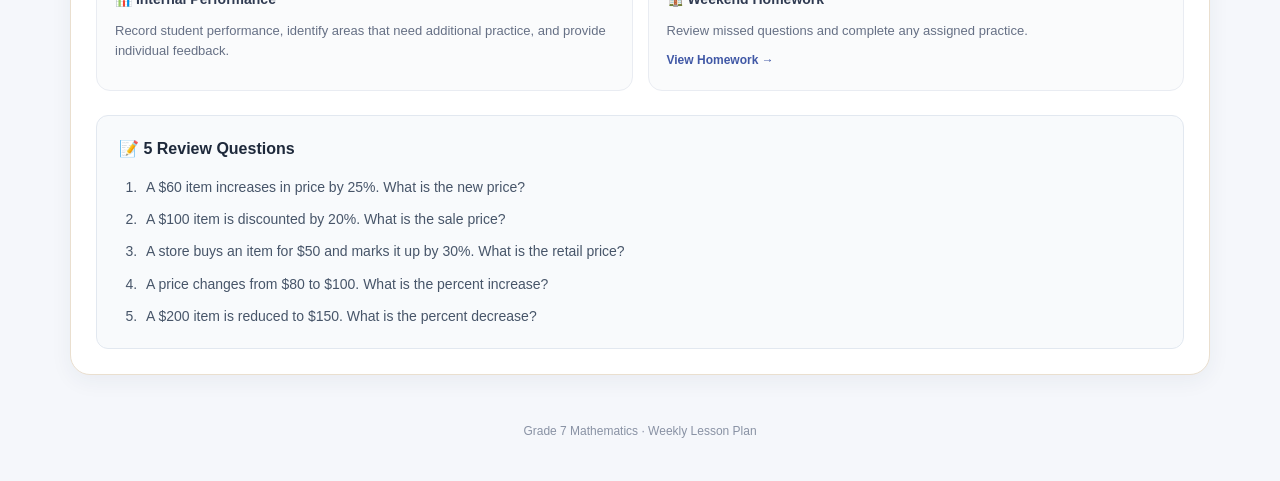
<file: grade7-math.html>
<!DOCTYPE html>
<html lang="en">

<head>
    <meta charset="UTF-8">
    <meta name="viewport" content="width=device-width, initial-scale=1.0">

    <title>Grade 7 Math | Lesson Plans</title>

    <link rel="stylesheet" href="grade7-math.css">
</head>

<body>

    <div class="lesson-page">

        <!-- TOP HEADER -->
        <header class="page-header">

            <a href="lesson-plans.html" class="back-button">
                ← Back to Lesson Plans
            </a>

            <div class="header-content">

                <div class="subject-icon">📐</div>

                <div>
                    <p class="page-label">LESSON PLANS</p>

                    <h1>Grade 7 Mathematics</h1>

                    <p class="subtitle">
                        Module: Percent Applications
                    </p>
                </div>

            </div>

            <div class="week-info">
                <span>📅</span>

                <div>
                    <strong>August 24 – August 28, 2026</strong>
                    <small>Weekly Lesson Plan</small>
                </div>
            </div>

        </header>


        <!-- WEEK OVERVIEW -->
        <section class="overview">

            <div class="overview-card">
                <span class="overview-icon">📚</span>

                <div>
                    <strong>2</strong>
                    <small>Lessons</small>
                </div>
            </div>


            <div class="overview-card">
                <span class="overview-icon">✏️</span>

                <div>
                    <strong>5</strong>
                    <small>School Days</small>
                </div>
            </div>


            <div class="overview-card">
                <span class="overview-icon">💻</span>

                <div>
                    <strong>IXL</strong>
                    <small>Practice</small>
                </div>
            </div>


            <div class="overview-card">
                <span class="overview-icon">📝</span>

                <div>
                    <strong>Quiz</strong>
                    <small>Assessment</small>
                </div>
            </div>

        </section>


        <!-- WEEKLY PLAN -->
        <main class="weekly-plan">

            <div class="section-heading">

                <div>
                    <p class="section-label">WEEKLY SCHEDULE</p>

                    <h2>August 24 – August 28</h2>
                </div>

                <span class="module-badge">
                    Module 1
                </span>

            </div>


            <!-- ================================================= -->
            <!-- MONDAY -->
            <!-- ================================================= -->

            <article class="day-card">

                <div class="day-header">

                    <div class="day-number">
                        01
                    </div>

                    <div class="day-title">

                        <span>
                            MONDAY · AUGUST 24
                        </span>

                        <h3>
                            Percent Change — Day 1
                        </h3>

                    </div>

                    <div class="lesson-tag">
                        Lesson 1
                    </div>

                </div>


                <div class="lesson-content">


                    <!-- OBJECTIVE -->

                    <div class="content-block objective">

                        <h4>
                            🎯 Learning Objective
                        </h4>

                        <p>
                            Students will use proportional reasoning to
                            calculate percent increase and percent decrease.
                        </p>

                    </div>


                    <div class="content-grid">


                        <!-- LESSON -->

                        <div class="content-block">

                            <h4>
                                📚 Lesson
                            </h4>

                            <ul>

                                <li>
                                    Introduce percent change.
                                </li>

                                <li>
                                    Explain percent increase and decrease.
                                </li>

                                <li>
                                    Model examples step-by-step.
                                </li>

                                <li>
                                    Connect the concept to real-world situations.
                                </li>

                            </ul>

                        </div>


                        <!-- TEACHER -->

                        <div class="content-block">

                            <h4>
                                👩‍🏫 Teacher Activities
                            </h4>

                            <ul>

                                <li>
                                    Review percentages and proportional relationships.
                                </li>

                                <li>
                                    Demonstrate how to find the amount of change.
                                </li>

                                <li>
                                    Guide students through sample problems.
                                </li>

                            </ul>

                        </div>


                        <!-- PRACTICE -->

                        <div class="content-block">

                            <h4>
                                ✏️ Student Practice
                            </h4>

                            <ul>

                                <li>
                                    Complete guided practice problems.
                                </li>

                                <li>
                                    Work on examples independently.
                                </li>

                                <li>
                                    Discuss answers and explain reasoning.
                                </li>

                            </ul>

                        </div>


                        <!-- VOCABULARY -->

                        <div class="content-block">

                            <h4>
                                📖 Vocabulary
                            </h4>

                            <div class="vocabulary">

                                <span>
                                    Percent Change
                                </span>

                                <span>
                                    Percent Increase
                                </span>

                                <span>
                                    Percent Decrease
                                </span>

                            </div>

                        </div>

                    </div>


                    <!-- 5 QUESTIONS -->

                    <div class="questions-box">

                        <h4>
                            📝 5 Questions to Practice
                        </h4>

                        <ol>

                            <li>
                                A shirt costs $40 and its price increases
                                by 25%. What is the new price?
                            </li>

                            <li>
                                A bicycle originally costs $200 and is
                                reduced to $160. What is the percent decrease?
                            </li>

                            <li>
                                A number increases from 50 to 65.
                                What is the percent increase?
                            </li>

                            <li>
                                A phone costs $500 and its price decreases
                                by 10%. What is the new price?
                            </li>

                            <li>
                                A student's score increases from 60 to 72.
                                What is the percent increase?
                            </li>

                        </ol>

                    </div>


                    <!-- RESOURCES -->

                    <div class="resource-row">

                        <a href="#" class="resource-button">
                            💻 IXL Practice
                        </a>

                        <a href="#" class="resource-button">
                            📎 Lesson Resources
                        </a>

                        <a href="#" class="resource-button">
                            🏠 Homework
                        </a>

                    </div>

                </div>

            </article>


            <!-- ================================================= -->
            <!-- TUESDAY -->
            <!-- ================================================= -->

            <article class="day-card">

                <div class="day-header">

                    <div class="day-number">
                        02
                    </div>

                    <div class="day-title">

                        <span>
                            TUESDAY · AUGUST 25
                        </span>

                        <h3>
                            Percent Change — Day 2
                        </h3>

                    </div>

                    <div class="lesson-tag practice-tag">
                        Practice
                    </div>

                </div>


                <div class="lesson-content">


                    <div class="content-block objective">

                        <h4>
                            🎯 Learning Objective
                        </h4>

                        <p>
                            Students will apply percent change strategies
                            to solve problems and explain whether a situation
                            represents an increase or decrease.
                        </p>

                    </div>


                    <div class="content-grid">


                        <div class="content-block">

                            <h4>
                                🔄 Warm-Up & Review
                            </h4>

                            <ul>

                                <li>
                                    Review Day 1 concepts.
                                </li>

                                <li>
                                    Review percent increase and decrease.
                                </li>

                                <li>
                                    Discuss common mistakes.
                                </li>

                            </ul>

                        </div>


                        <div class="content-block">

                            <h4>
                                ✏️ Practice
                            </h4>

                            <ul>

                                <li>
                                    Complete independent practice.
                                </li>

                                <li>
                                    Solve real-world percent change problems.
                                </li>

                                <li>
                                    Check solutions with a partner.
                                </li>

                            </ul>

                        </div>


                        <div class="content-block">

                            <h4>
                                📝 Quick Quiz
                            </h4>

                            <p>
                                Short assessment covering percent change,
                                percent increase, and percent decrease.
                            </p>

                            <a href="#" class="small-link">
                                Open Quiz →
                            </a>

                        </div>


                        <div class="content-block">

                            <h4>
                                💻 IXL Practice
                            </h4>

                            <p>
                                Students complete the assigned IXL skills
                                for percent change.
                            </p>

                            <a href="#" class="small-link">
                                Open IXL →
                            </a>

                        </div>

                    </div>


                    <!-- 5 QUESTIONS -->

                    <div class="questions-box">

                        <h4>
                            📝 5 Questions to Practice
                        </h4>

                        <ol>

                            <li>
                                A jacket costs $80 and is increased to $100.
                                What is the percent increase?
                            </li>

                            <li>
                                A $120 item is discounted to $90.
                                What is the percent decrease?
                            </li>

                            <li>
                                A population grows from 2,000 to 2,400.
                                What is the percent increase?
                            </li>

                            <li>
                                A student's grade decreases from 90 to 81.
                                What is the percent decrease?
                            </li>

                            <li>
                                Explain how you can determine whether a
                                situation represents a percent increase
                                or percent decrease.
                            </li>

                        </ol>

                    </div>


                    <div class="homework-box">

                        <strong>
                            🏠 Homework
                        </strong>

                        <p>
                            Complete the assigned practice problems and
                            review today's lesson.
                        </p>

                        <a href="#" class="homework-link">
                            View Homework →
                        </a>

                    </div>

                </div>

            </article>


            <!-- ================================================= -->
            <!-- WEDNESDAY -->
            <!-- ================================================= -->

            <article class="day-card">

                <div class="day-header">

                    <div class="day-number">
                        03
                    </div>

                    <div class="day-title">

                        <span>
                            WEDNESDAY · AUGUST 26
                        </span>

                        <h3>
                            Markups & Discounts — Day 1
                        </h3>

                    </div>

                    <div class="lesson-tag">
                        Lesson 2
                    </div>

                </div>


                <div class="lesson-content">


                    <div class="content-block objective">

                        <h4>
                            🎯 Learning Objective
                        </h4>

                        <p>
                            Students will calculate markups, markdowns,
                            retail prices, and discount prices using
                            proportional reasoning.
                        </p>

                    </div>


                    <div class="content-grid">


                        <div class="content-block">

                            <h4>
                                📚 Lesson
                            </h4>

                            <ul>

                                <li>
                                    Introduce markup and markdown.
                                </li>

                                <li>
                                    Explain cost and retail price.
                                </li>

                                <li>
                                    Model discount calculations.
                                </li>

                                <li>
                                    Connect problems to shopping examples.
                                </li>

                            </ul>

                        </div>


                        <div class="content-block">

                            <h4>
                                👩‍🏫 Teacher Activities
                            </h4>

                            <ul>

                                <li>
                                    Review percent change.
                                </li>

                                <li>
                                    Demonstrate markup calculations.
                                </li>

                                <li>
                                    Demonstrate discount calculations.
                                </li>

                                <li>
                                    Work through examples with students.
                                </li>

                            </ul>

                        </div>


                        <div class="content-block">

                            <h4>
                                ✏️ Student Practice
                            </h4>

                            <ul>

                                <li>
                                    Complete guided examples.
                                </li>

                                <li>
                                    Solve markup problems.
                                </li>

                                <li>
                                    Solve discount problems.
                                </li>

                            </ul>

                        </div>


                        <div class="content-block">

                            <h4>
                                📖 Vocabulary
                            </h4>

                            <div class="vocabulary">

                                <span>
                                    Cost
                                </span>

                                <span>
                                    Markup
                                </span>

                                <span>
                                    Markdown
                                </span>

                                <span>
                                    Retail Price
                                </span>

                            </div>

                        </div>

                    </div>


                    <!-- 5 QUESTIONS -->

                    <div class="questions-box">

                        <h4>
                            📝 5 Questions to Practice
                        </h4>

                        <ol>

                            <li>
                                A store buys a backpack for $30 and adds
                                a 20% markup. What is the retail price?
                            </li>

                            <li>
                                A $50 shirt is marked down by 10%.
                                What is the sale price?
                            </li>

                            <li>
                                A store buys a toy for $25 and sells it
                                for $35. What is the markup amount?
                            </li>

                            <li>
                                A $90 jacket is discounted by 30%.
                                What is the discount amount?
                            </li>

                            <li>
                                A pair of shoes costs $60 and has a 25%
                                markup. What is the retail price?
                            </li>

                        </ol>

                    </div>


                    <div class="resource-row">

                        <a href="#" class="resource-button">
                            💻 IXL Practice
                        </a>

                        <a href="#" class="resource-button">
                            📎 Lesson Resources
                        </a>

                        <a href="#" class="resource-button">
                            🏠 Homework
                        </a>

                    </div>

                </div>

            </article>


            <!-- ================================================= -->
            <!-- THURSDAY -->
            <!-- ================================================= -->

            <article class="day-card">

                <div class="day-header">

                    <div class="day-number">
                        04
                    </div>

                    <div class="day-title">

                        <span>
                            THURSDAY · AUGUST 27
                        </span>

                        <h3>
                            Markups & Discounts — Day 2
                        </h3>

                    </div>

                    <div class="lesson-tag practice-tag">
                        Practice
                    </div>

                </div>


                <div class="lesson-content">


                    <div class="content-block objective">

                        <h4>
                            🎯 Learning Objective
                        </h4>

                        <p>
                            Students will apply markup and discount equations
                            to solve real-world problems and check whether
                            their answers are reasonable.
                        </p>

                    </div>


                    <div class="content-grid">


                        <div class="content-block">

                            <h4>
                                🔄 Review
                            </h4>

                            <ul>

                                <li>
                                    Review markup and markdown.
                                </li>

                                <li>
                                    Review retail price and discount price.
                                </li>

                                <li>
                                    Correct common errors.
                                </li>

                            </ul>

                        </div>


                        <div class="content-block">

                            <h4>
                                ✏️ Independent Practice
                            </h4>

                            <ul>

                                <li>
                                    Complete textbook practice.
                                </li>

                                <li>
                                    Solve real-world shopping problems.
                                </li>

                                <li>
                                    Explain the steps used to find answers.
                                </li>

                            </ul>

                        </div>


                        <div class="content-block">

                            <h4>
                                📝 Quiz
                            </h4>

                            <p>
                                Short quiz covering markups, markdowns,
                                retail prices, and discount prices.
                            </p>

                            <a href="#" class="small-link">
                                Open Quiz →
                            </a>

                        </div>


                        <div class="content-block">

                            <h4>
                                💻 IXL Practice
                            </h4>

                            <p>
                                Complete assigned IXL practice related to
                                percentages and discounts.
                            </p>

                            <a href="#" class="small-link">
                                Open IXL →
                            </a>

                        </div>

                    </div>


                    <!-- 5 QUESTIONS -->

                    <div class="questions-box">

                        <h4>
                            📝 5 Questions to Practice
                        </h4>

                        <ol>

                            <li>
                                A $75 sweater is marked up by 20%.
                                What is the new retail price?
                            </li>

                            <li>
                                A $200 television is discounted by 15%.
                                What is the sale price?
                            </li>

                            <li>
                                A store buys an item for $40 and sells it
                                for $52. What is the percent markup?
                            </li>

                            <li>
                                A $150 bicycle is on sale for $120.
                                What is the percent discount?
                            </li>

                            <li>
                                A store buys a product for $80 and marks it
                                up by 35%. What is the retail price?
                            </li>

                        </ol>

                    </div>


                    <div class="homework-box">

                        <strong>
                            🏠 Homework
                        </strong>

                        <p>
                            Complete assigned problems and review Lessons 1
                            and 2 for Friday's assessment.
                        </p>

                        <a href="#" class="homework-link">
                            View Homework →
                        </a>

                    </div>

                </div>

            </article>


            <!-- ================================================= -->
            <!-- FRIDAY -->
            <!-- ================================================= -->

            <article class="day-card friday-card">

                <div class="day-header">

                    <div class="day-number">
                        05
                    </div>

                    <div class="day-title">

                        <span>
                            FRIDAY · AUGUST 28
                        </span>

                        <h3>
                            Weekly Review & Practice Test
                        </h3>

                    </div>

                    <div class="lesson-tag test-tag">
                        Assessment
                    </div>

                </div>


                <div class="lesson-content">


                    <div class="content-block objective">

                        <h4>
                            🎯 Learning Objective
                        </h4>

                        <p>
                            Students will demonstrate their understanding
                            of percent change, markups, and discounts.
                        </p>

                    </div>


                    <div class="content-grid">


                        <div class="content-block">

                            <h4>
                                🔄 Weekly Review
                            </h4>

                            <ul>

                                <li>
                                    Review percent change.
                                </li>

                                <li>
                                    Review percent increase and decrease.
                                </li>

                                <li>
                                    Review markups and markdowns.
                                </li>

                                <li>
                                    Review retail and discount prices.
                                </li>

                            </ul>

                        </div>


                        <div class="content-block">

                            <h4>
                                📝 Practice Test
                            </h4>

                            <p>
                                Students complete a practice assessment
                                covering the week's lessons.
                            </p>

                            <a href="#" class="small-link">
                                Open Practice Test →
                            </a>

                        </div>


                        <div class="content-block">

                            <h4>
                                📊 Internal Performance
                            </h4>

                            <p>
                                Record student performance, identify areas
                                that need additional practice, and provide
                                individual feedback.
                            </p>

                        </div>


                        <div class="content-block">

                            <h4>
                                🏠 Weekend Homework
                            </h4>

                            <p>
                                Review missed questions and complete any
                                assigned practice.
                            </p>

                            <a href="#" class="small-link">
                                View Homework →
                            </a>

                        </div>

                    </div>


                    <!-- 5 QUESTIONS -->

                    <div class="questions-box">

                        <h4>
                            📝 5 Review Questions
                        </h4>

                        <ol>

                            <li>
                                A $60 item increases in price by 25%.
                                What is the new price?
                            </li>

                            <li>
                                A $100 item is discounted by 20%.
                                What is the sale price?
                            </li>

                            <li>
                                A store buys an item for $50 and marks it
                                up by 30%. What is the retail price?
                            </li>

                            <li>
                                A price changes from $80 to $100.
                                What is the percent increase?
                            </li>

                            <li>
                                A $200 item is reduced to $150.
                                What is the percent decrease?
                            </li>

                        </ol>

                    </div>

                </div>

            </article>


        </main>


        <!-- FOOTER -->

        <footer class="page-footer">

            <p>
                Grade 7 Mathematics · Weekly Lesson Plan
            </p>

        </footer>

    </div>

</body>

</html>
</file>
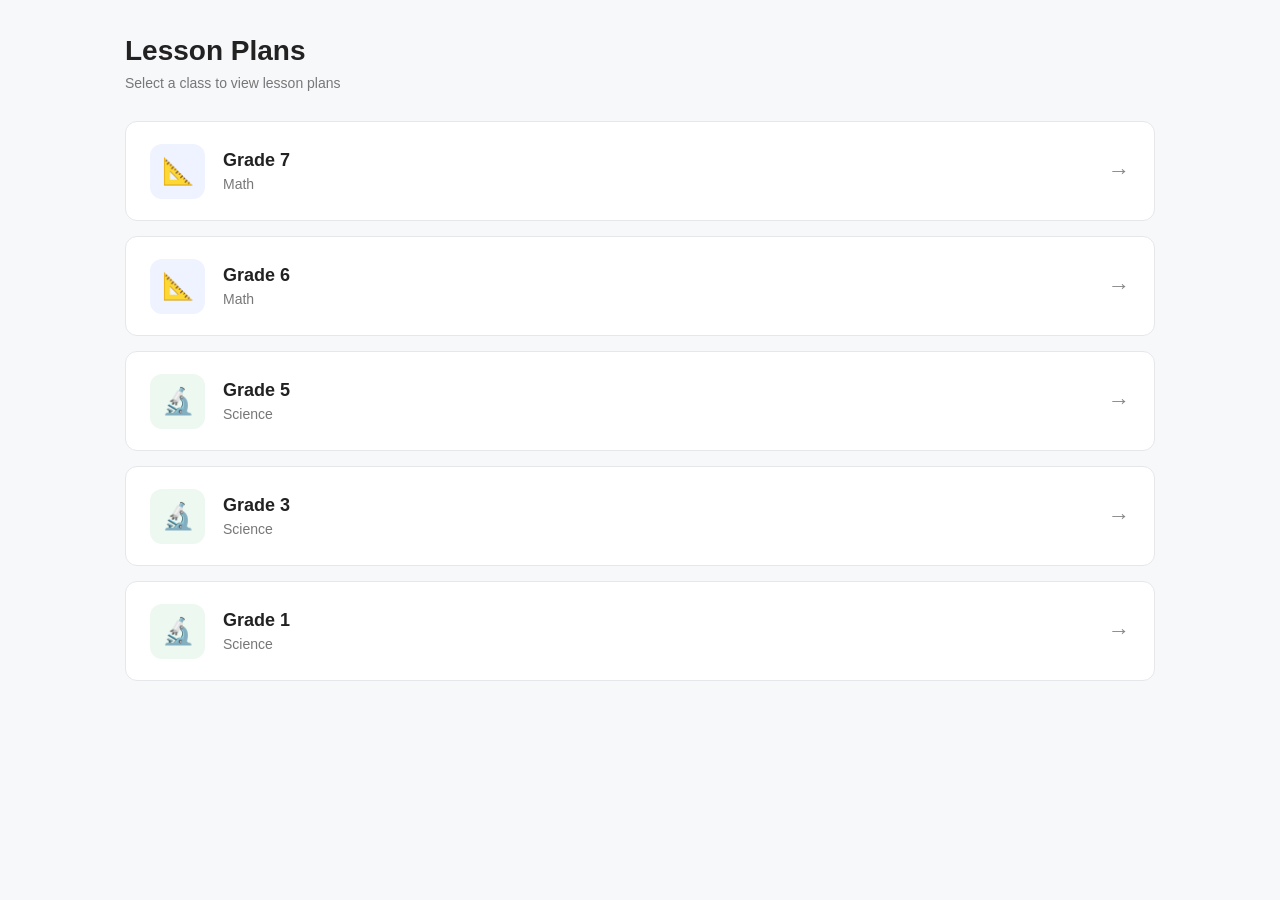
<file: lesson-plans.html>
<!DOCTYPE html>
<html lang="en">

<head>
    <meta charset="UTF-8">
    <meta name="viewport" content="width=device-width, initial-scale=1.0">

    <title>Lesson Plans | Teacher Portal</title>

    <link rel="stylesheet" href="./lesson-plans.css">
</head>

<body>

    <div class="lesson-plans-page">

        <!-- HEADER -->
        <div class="lesson-header">
            <div>
                <h1>Lesson Plans</h1>
                <p>Select a class to view lesson plans</p>
            </div>
        </div>


        <!-- CLASS LIST -->
        <div class="lesson-class-list">

            <!-- GRADE 7 MATH -->
            <a href="./grade7-math.html" class="lesson-class-card">

                <div class="subject-icon math-icon">
                    📐
                </div>

                <div class="class-info">
                    <h2>Grade 7</h2>
                    <p>Math</p>
                </div>

                <div class="class-arrow">
                    →
                </div>

            </a>


            <!-- GRADE 6 MATH -->
            <a href="./grade6-math.html" class="lesson-class-card">

                <div class="subject-icon math-icon">
                    📐
                </div>

                <div class="class-info">
                    <h2>Grade 6</h2>
                    <p>Math</p>
                </div>

                <div class="class-arrow">
                    →
                </div>

            </a>


            <!-- GRADE 5 SCIENCE -->
            <a href="#" class="lesson-class-card">

                <div class="subject-icon science-icon">
                    🔬
                </div>

                <div class="class-info">
                    <h2>Grade 5</h2>
                    <p>Science</p>
                </div>

                <div class="class-arrow">
                    →
                </div>

            </a>


            <!-- GRADE 3 SCIENCE -->
            <a href="./grade3-science.html" class="lesson-class-card">

                <div class="subject-icon science-icon">
                    🔬
                </div>

                <div class="class-info">
                    <h2>Grade 3</h2>
                    <p>Science</p>
                </div>

                <div class="class-arrow">
                    →
                </div>

            </a>


            <!-- GRADE 1 SCIENCE -->
            <a href="#" class="lesson-class-card">

                <div class="subject-icon science-icon">
                    🔬
                </div>

                <div class="class-info">
                    <h2>Grade 1</h2>
                    <p>Science</p>
                </div>

                <div class="class-arrow">
                    →
                </div>

            </a>

        </div>

    </div>

</body>

</html>
</file>
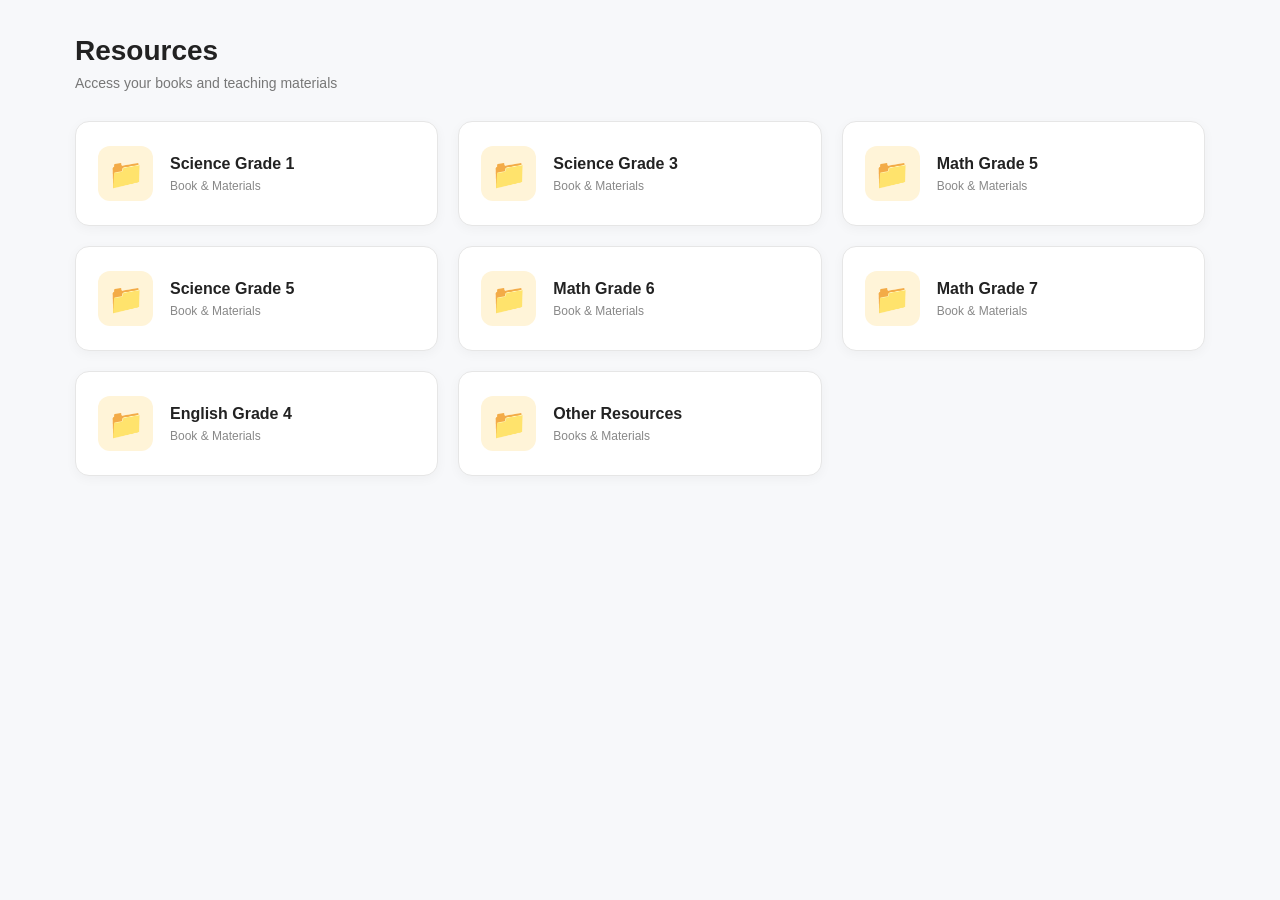
<file: resources.html>
<!DOCTYPE html>
<html lang="en">

<head>
    <meta charset="UTF-8">
    <meta name="viewport" content="width=device-width, initial-scale=1.0">

    <title>Resources | Teacher Portal</title>

    <link rel="stylesheet" href="./resources.css">
</head>

<body>

    <div class="resources-page">

        <!-- HEADER -->
        <div class="resources-header">
            <div>
                <h1>Resources</h1>
                <p>Access your books and teaching materials</p>
            </div>
        </div>


        <!-- RESOURCE FOLDERS -->
        <div class="resource-grid">

            <!-- SCIENCE GRADE 1 -->
            <a href="https://www.hmhco.com/ui/#/discover/SCI_NA18E_SCIDIM_G01" class="resource-folder">
                <div class="folder-icon">📁</div>
                <div class="folder-info">
                    <h3>Science Grade 1</h3>
                    <p>Book & Materials</p>
                </div>
            </a>


            <!-- SCIENCE GRADE 3 -->
            <a href="https://www.hmhco.com/ui/#/discover/SCI_NA18E_SCIDIM_G03" class="resource-folder">
                <div class="folder-icon">📁</div>
                <div class="folder-info">
                    <h3>Science Grade 3</h3>
                    <p>Book & Materials</p>
                </div>
            </a>


            <!-- MATH GRADE 5 -->
            <a href="#" class="resource-folder">
                <div class="folder-icon">📁</div>
                <div class="folder-info">
                    <h3>Math Grade 5</h3>
                    <p>Book & Materials</p>
                </div>
            </a>


            <!-- SCIENCE GRADE 5 -->
            <a href="https://www.hmhco.com/ui/#/discover/SCI_NA18E_SCIDIM_G05" class="resource-folder">
                <div class="folder-icon">📁</div>
                <div class="folder-info">
                    <h3>Science Grade 5</h3>
                    <p>Book & Materials</p>
                </div>
            </a>


            <!-- MATH GRADE 6 -->
            <a href="https://www.hmhco.com/ui/#/discover/GM_NL23_EN_G6" class="resource-folder">
                <div class="folder-icon">📁</div>
                <div class="folder-info">
                    <h3>Math Grade 6</h3>
                    <p>Book & Materials</p>
                </div>
            </a>


            <!-- MATH GRADE 7 -->
            <a href="https://www.hmhco.com/ui/#/discover/IM_NL20_G7" class="resource-folder">
                <div class="folder-icon">📁</div>
                <div class="folder-info">
                    <h3>Math Grade 7</h3>
                    <p>Book & Materials</p>
                </div>
            </a>


            <!-- ENGLISH GRADE 4 -->
            <a href="#" class="resource-folder">
                <div class="folder-icon">📁</div>
                <div class="folder-info">
                    <h3>English Grade 4</h3>
                    <p>Book & Materials</p>
                </div>
            </a>


            <!-- ADD MORE -->
            <a href="#" class="resource-folder">
                <div class="folder-icon">📁</div>
                <div class="folder-info">
                    <h3>Other Resources</h3>
                    <p>Books & Materials</p>
                </div>
            </a>

        </div>

    </div>

</body>

</html>
</file>
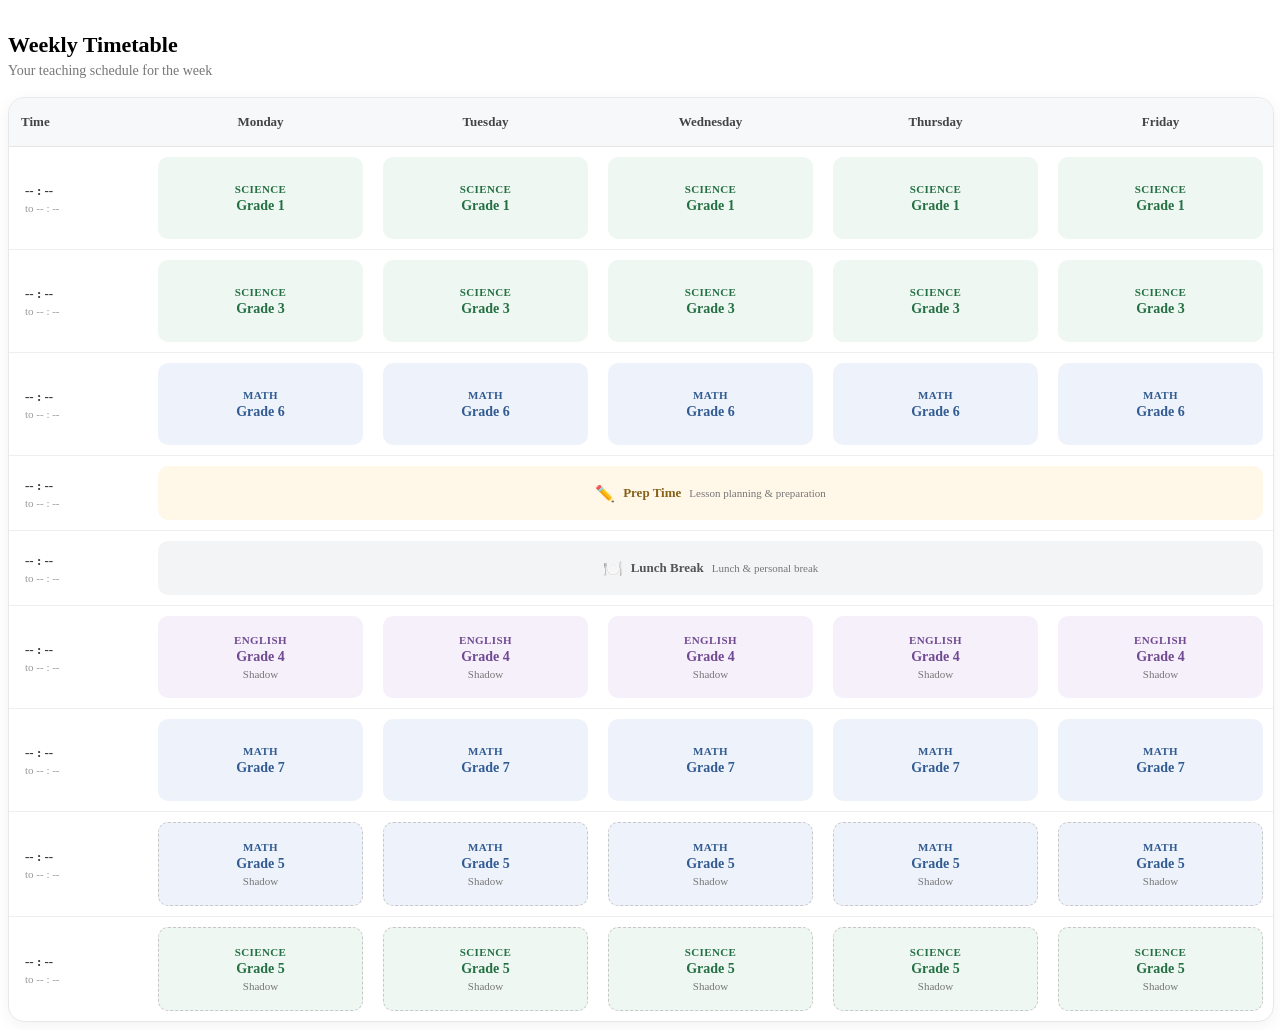
<file: timetable.html>
<!DOCTYPE html>
<html lang="en">

<head>
    <meta charset="UTF-8">

    <meta name="viewport" content="width=device-width, initial-scale=1.0">

    <title>Weekly Timetable</title>

    <link rel="stylesheet" href="./timetable.css">
</head>

<body>




</html>

<!-- ================= TIMETABLE ================= -->
<section class="timetable-section">

    <div class="section-header">
        <div>
            <h2>Weekly Timetable</h2>
            <p>Your teaching schedule for the week</p>
        </div>
    </div>

    <div class="timetable-wrapper">

        <table class="timetable">

            <thead>
                <tr>
                    <th>Time</th>
                    <th>Monday</th>
                    <th>Tuesday</th>
                    <th>Wednesday</th>
                    <th>Thursday</th>
                    <th>Friday</th>
                </tr>
            </thead>

            <tbody>

                <!-- CLASS 1 -->
                <tr>
                    <td class="time-cell">
                        <span>-- : --</span>
                        <small>to -- : --</small>
                    </td>

                    <td>
                        <div class="class-card science">
                            <span class="subject">Science</span>
                            <strong>Grade 1</strong>
                        </div>
                    </td>

                    <td>
                        <div class="class-card science">
                            <span class="subject">Science</span>
                            <strong>Grade 1</strong>
                        </div>
                    </td>

                    <td>
                        <div class="class-card science">
                            <span class="subject">Science</span>
                            <strong>Grade 1</strong>
                        </div>
                    </td>

                    <td>
                        <div class="class-card science">
                            <span class="subject">Science</span>
                            <strong>Grade 1</strong>
                        </div>
                    </td>

                    <td>
                        <div class="class-card science">
                            <span class="subject">Science</span>
                            <strong>Grade 1</strong>
                        </div>
                    </td>
                </tr>


                <!-- CLASS 2 -->
                <tr>
                    <td class="time-cell">
                        <span>-- : --</span>
                        <small>to -- : --</small>
                    </td>

                    <td>
                        <div class="class-card science">
                            <span class="subject">Science</span>
                            <strong>Grade 3</strong>
                        </div>
                    </td>

                    <td>
                        <div class="class-card science">
                            <span class="subject">Science</span>
                            <strong>Grade 3</strong>
                        </div>
                    </td>

                    <td>
                        <div class="class-card science">
                            <span class="subject">Science</span>
                            <strong>Grade 3</strong>
                        </div>
                    </td>

                    <td>
                        <div class="class-card science">
                            <span class="subject">Science</span>
                            <strong>Grade 3</strong>
                        </div>
                    </td>

                    <td>
                        <div class="class-card science">
                            <span class="subject">Science</span>
                            <strong>Grade 3</strong>
                        </div>
                    </td>
                </tr>


                <!-- CLASS 3 -->
                <tr>
                    <td class="time-cell">
                        <span>-- : --</span>
                        <small>to -- : --</small>
                    </td>

                    <td>
                        <div class="class-card math">
                            <span class="subject">Math</span>
                            <strong>Grade 6</strong>
                        </div>
                    </td>

                    <td>
                        <div class="class-card math">
                            <span class="subject">Math</span>
                            <strong>Grade 6</strong>
                        </div>
                    </td>

                    <td>
                        <div class="class-card math">
                            <span class="subject">Math</span>
                            <strong>Grade 6</strong>
                        </div>
                    </td>

                    <td>
                        <div class="class-card math">
                            <span class="subject">Math</span>
                            <strong>Grade 6</strong>
                        </div>
                    </td>

                    <td>
                        <div class="class-card math">
                            <span class="subject">Math</span>
                            <strong>Grade 6</strong>
                        </div>
                    </td>
                </tr>


                <!-- PREP TIME -->
                <tr>
                    <td class="time-cell">
                        <span>-- : --</span>
                        <small>to -- : --</small>
                    </td>

                    <td colspan="5">
                        <div class="break-card prep">
                            <span>✏️</span>
                            <strong>Prep Time</strong>
                            <small>Lesson planning & preparation</small>
                        </div>
                    </td>
                </tr>


                <!-- LUNCH -->
                <tr>
                    <td class="time-cell">
                        <span>-- : --</span>
                        <small>to -- : --</small>
                    </td>

                    <td colspan="5">
                        <div class="break-card lunch">
                            <span>🍽️</span>
                            <strong>Lunch Break</strong>
                            <small>Lunch & personal break</small>
                        </div>
                    </td>
                </tr>


                <!-- ENGLISH GRADE 4 SHADOW -->
                <tr>
                    <td class="time-cell">
                        <span>-- : --</span>
                        <small>to -- : --</small>
                    </td>

                    <td>
                        <div class="class-card english">
                            <span class="subject">English</span>
                            <strong>Grade 4</strong>
                            <small>Shadow</small>
                        </div>
                    </td>

                    <td>
                        <div class="class-card english">
                            <span class="subject">English</span>
                            <strong>Grade 4</strong>
                            <small>Shadow</small>
                        </div>
                    </td>

                    <td>
                        <div class="class-card english">
                            <span class="subject">English</span>
                            <strong>Grade 4</strong>
                            <small>Shadow</small>
                        </div>
                    </td>

                    <td>
                        <div class="class-card english">
                            <span class="subject">English</span>
                            <strong>Grade 4</strong>
                            <small>Shadow</small>
                        </div>
                    </td>

                    <td>
                        <div class="class-card english">
                            <span class="subject">English</span>
                            <strong>Grade 4</strong>
                            <small>Shadow</small>
                        </div>
                    </td>
                </tr>


                <!-- MATH GRADE 7 -->
                <tr>
                    <td class="time-cell">
                        <span>-- : --</span>
                        <small>to -- : --</small>
                    </td>

                    <td>
                        <div class="class-card math">
                            <span class="subject">Math</span>
                            <strong>Grade 7</strong>
                        </div>
                    </td>

                    <td>
                        <div class="class-card math">
                            <span class="subject">Math</span>
                            <strong>Grade 7</strong>
                        </div>
                    </td>

                    <td>
                        <div class="class-card math">
                            <span class="subject">Math</span>
                            <strong>Grade 7</strong>
                        </div>
                    </td>

                    <td>
                        <div class="class-card math">
                            <span class="subject">Math</span>
                            <strong>Grade 7</strong>
                        </div>
                    </td>

                    <td>
                        <div class="class-card math">
                            <span class="subject">Math</span>
                            <strong>Grade 7</strong>
                        </div>
                    </td>
                </tr>


                <!-- MATH GRADE 5 SHADOW -->
                <tr>
                    <td class="time-cell">
                        <span>-- : --</span>
                        <small>to -- : --</small>
                    </td>

                    <td>
                        <div class="class-card math shadow">
                            <span class="subject">Math</span>
                            <strong>Grade 5</strong>
                            <small>Shadow</small>
                        </div>
                    </td>

                    <td>
                        <div class="class-card math shadow">
                            <span class="subject">Math</span>
                            <strong>Grade 5</strong>
                            <small>Shadow</small>
                        </div>
                    </td>

                    <td>
                        <div class="class-card math shadow">
                            <span class="subject">Math</span>
                            <strong>Grade 5</strong>
                            <small>Shadow</small>
                        </div>
                    </td>

                    <td>
                        <div class="class-card math shadow">
                            <span class="subject">Math</span>
                            <strong>Grade 5</strong>
                            <small>Shadow</small>
                        </div>
                    </td>

                    <td>
                        <div class="class-card math shadow">
                            <span class="subject">Math</span>
                            <strong>Grade 5</strong>
                            <small>Shadow</small>
                        </div>
                    </td>
                </tr>


                <!-- SCIENCE GRADE 5 SHADOW -->
                <tr>
                    <td class="time-cell">
                        <span>-- : --</span>
                        <small>to -- : --</small>
                    </td>

                    <td>
                        <div class="class-card science shadow">
                            <span class="subject">Science</span>
                            <strong>Grade 5</strong>
                            <small>Shadow</small>
                        </div>
                    </td>

                    <td>
                        <div class="class-card science shadow">
                            <span class="subject">Science</span>
                            <strong>Grade 5</strong>
                            <small>Shadow</small>
                        </div>
                    </td>

                    <td>
                        <div class="class-card science shadow">
                            <span class="subject">Science</span>
                            <strong>Grade 5</strong>
                            <small>Shadow</small>
                        </div>
                    </td>

                    <td>
                        <div class="class-card science shadow">
                            <span class="subject">Science</span>
                            <strong>Grade 5</strong>
                            <small>Shadow</small>
                        </div>
                    </td>

                    <td>
                        <div class="class-card science shadow">
                            <span class="subject">Science</span>
                            <strong>Grade 5</strong>
                            <small>Shadow</small>
                        </div>
                    </td>
                </tr>

            </tbody>
        </table>

    </div>

</section>

</body>
</file>
<file: index.css>
/* =========================================================
   RESET
========================================================= */

* {
    margin: 0;
    padding: 0;
    box-sizing: border-box;
}

html {
    scroll-behavior: smooth;
}

body {
    font-family: "Inter", "Segoe UI", Arial, sans-serif;
    background: #faf7f2;
    color: #334155;
    min-height: 100vh;
}

a {
    text-decoration: none;
    color: inherit;
}


/* =========================================================
   SIDEBAR
========================================================= */

.sidebar {
    position: fixed;
    left: 0;
    top: 0;

    width: 245px;
    height: 100vh;

    background: #ffffff;
    border-right: 1px solid #e7eaed;

    padding: 28px 16px;

    display: flex;
    flex-direction: column;

    z-index: 1000;

    overflow-y: auto;
    overflow-x: hidden;
}


/* =========================================================
   BRAND
========================================================= */

.brand {
    display: flex;
    align-items: center;
    gap: 12px;

    padding: 0 12px 30px;
}

.brand-icon {
    width: 40px;
    height: 40px;

    border-radius: 10px;

    display: flex;
    align-items: center;
    justify-content: center;

    background: #e7f3f8;
    color: #17638a;

    font-size: 18px;

    flex-shrink: 0;
}

.brand h2 {
    color: #17638a;
    font-size: 21px;
    font-weight: 700;
}

.brand span {
    display: block;

    color: #8b96a3;
    font-size: 11px;

    margin-top: 2px;
}


/* =========================================================
   SIDEBAR MENU
========================================================= */

.menu-section {
    margin-bottom: 25px;
}

.menu-title {
    padding: 0 14px;
    margin-bottom: 9px;

    color: #9aa4ae;

    font-size: 10px;
    font-weight: 700;

    letter-spacing: 1px;
}

.menu-item {
    height: 44px;

    display: flex;
    align-items: center;

    gap: 13px;

    padding: 0 14px;
    margin: 3px 0;

    border-radius: 9px;

    color: #687685;

    font-size: 14px;

    transition: all 0.2s ease;
}

.menu-item i {
    width: 18px;

    text-align: center;

    font-size: 15px;

    flex-shrink: 0;
}

.menu-item:hover {
    background: #f2f8fb;
    color: #17638a;
}

.menu-item.active {
    background: #e1f1f8;
    color: #17638a;

    font-weight: 600;
}


/* =========================================================
   SIDEBAR PROFILE
========================================================= */

.sidebar-bottom {
    margin-top: auto;

    padding-top: 18px;

    border-top: 1px solid #edf0f2;
}

.profile-link {
    display: flex;
    align-items: center;

    gap: 11px;

    padding: 9px 10px;

    border-radius: 9px;
}

.profile-link:hover {
    background: #f7f9fa;
}

.profile-avatar {
    width: 36px;
    height: 36px;

    border-radius: 50%;

    display: flex;
    align-items: center;
    justify-content: center;

    background: #17638a;
    color: #ffffff;

    font-size: 14px;
    font-weight: 600;

    flex-shrink: 0;
}

.profile-info {
    min-width: 0;
}

.profile-info strong {
    display: block;

    color: #334155;
    font-size: 12px;

    white-space: nowrap;
}

.profile-info span {
    display: block;

    color: #929ca6;
    font-size: 11px;

    margin-top: 2px;
}


/* =========================================================
   MAIN CONTENT
========================================================= */

.main-content {
    margin-left: 245px;

    min-height: 100vh;

    padding: 0 38px 35px;

    max-width: 1600px;
}


/* =========================================================
   TOP BAR
========================================================= */

.topbar {
    height: 82px;

    display: flex;
    align-items: center;
    justify-content: flex-end;

    border-bottom: 1px solid #eceff1;
}

.mobile-brand {
    display: none;
}

.date-display {
    display: flex;
    align-items: center;

    gap: 12px;

    background: #ffffff;

    border: 1px solid #e6eaed;

    border-radius: 12px;

    padding: 10px 16px;

    min-width: 190px;
}

.date-display > i {
    color: #17638a;
    font-size: 17px;
}

.date-display span {
    display: block;

    color: #8a96a1;

    font-size: 10px;

    margin-bottom: 3px;
}

.date-display strong {
    display: block;

    color: #334155;

    font-size: 12px;
}


/* =========================================================
   WELCOME
========================================================= */

.welcome {
    padding: 34px 0 25px;
}

.welcome-label {
    color: #17638a;

    font-size: 10px;
    font-weight: 700;

    letter-spacing: 1.4px;

    margin-bottom: 8px;
}

.welcome h1 {
    color: #155d82;

    font-size: 29px;
    font-weight: 700;

    margin-bottom: 8px;
}

.welcome > p:last-child {
    color: #7d8995;

    font-size: 14px;

    line-height: 1.6;

    max-width: 700px;
}


/* =========================================================
   STAT CARDS
========================================================= */

.stats-grid {
    display: grid;

    grid-template-columns: repeat(4, 1fr);

    gap: 16px;

    margin-bottom: 32px;
}

.stat-card {
    min-height: 105px;

    background: #ffffff;

    border: 1px solid #e7eaed;

    border-radius: 12px;

    padding: 20px;

    display: flex;
    align-items: center;

    gap: 15px;

    box-shadow: 0 2px 7px rgba(30, 60, 70, 0.025);

    min-width: 0;
}

.stat-card > a {
    min-width: 0;
}

.stat-icon {
    width: 43px;
    height: 43px;

    border-radius: 10px;

    display: flex;
    align-items: center;
    justify-content: center;

    font-size: 16px;

    flex-shrink: 0;
}

.stat-icon.purple {
    background: #eeeaf8;
    color: #7664a8;
}

.stat-icon.green {
    background: #e8f5ee;
    color: #4b956b;
}

.stat-icon.blue {
    background: #e7f2f7;
    color: #397b99;
}

.stat-icon.orange {
    background: #faf0e5;
    color: #b37b42;
}

.stat-card span {
    display: block;

    color: #87929d;

    font-size: 12px;

    margin-bottom: 5px;
}

.stat-card strong {
    display: block;

    color: #334155;

    font-size: 22px;
}


/* =========================================================
   DASHBOARD SECTION
========================================================= */

.dashboard-section {
    margin-bottom: 30px;
}

.section-heading {
    display: flex;

    align-items: center;
    justify-content: space-between;

    margin-bottom: 17px;
}

.section-heading h2 {
    color: #17638a;

    font-size: 20px;
    font-weight: 700;

    margin-bottom: 4px;
}

.section-heading p {
    color: #8a96a1;

    font-size: 12px;
}

.view-all {
    color: #17638a;

    font-size: 12px;
    font-weight: 600;

    display: flex;
    align-items: center;

    gap: 6px;
}

.view-all:hover {
    color: #0e4d6c;
}


/* =========================================================
   CLASSES TABLE
========================================================= */

.classes-table-wrapper {
    width: 100%;

    background: #ffffff;

    border: 1px solid #e6eaed;

    border-radius: 13px;

    overflow-x: auto;

    box-shadow: 0 2px 8px rgba(30, 60, 70, 0.025);

    -webkit-overflow-scrolling: touch;
}

.classes-table {
    width: 100%;

    border-collapse: collapse;

    table-layout: fixed;

    min-width: 850px;
}


/* COLUMN WIDTHS */

.classes-table th:nth-child(1) {
    width: 34%;
}

.classes-table th:nth-child(2) {
    width: 13%;
}

.classes-table th:nth-child(3) {
    width: 18%;
}

.classes-table th:nth-child(4) {
    width: 17%;
}


/* HEADER */

.classes-table thead {
    background: #f4f6f7;
}

.classes-table th {
    text-align: left;

    padding: 15px 20px;

    color: #778490;

    font-size: 10px;

    font-weight: 700;

    letter-spacing: 0.9px;

    text-transform: uppercase;
}


/* ROWS */

.classes-table tbody tr {
    border-top: 1px solid #edf0f2;

    transition: background 0.15s ease;
}

.classes-table tbody tr:hover {
    background: #fcfdfd;
}

.classes-table td {
    padding: 16px 20px;

    vertical-align: middle;

    color: #52606d;

    font-size: 13px;
}


/* =========================================================
   SUBJECT CELL
========================================================= */

.subject-cell {
    display: flex;
    align-items: center;

    gap: 12px;

    min-width: 0;
}

.subject-icon {
    flex-shrink: 0;

    width: 38px;
    height: 38px;

    border-radius: 9px;

    display: flex;
    align-items: center;
    justify-content: center;

    font-size: 14px;
}

.subject-icon.science {
    background: #e9f5ef;
    color: #4c956d;
}

.subject-icon.math {
    background: #e8f1f7;
    color: #397a99;
}

.subject-icon.english {
    background: #f0ebf7;
    color: #79669c;
}

.subject-icon.support {
    background: #f8efe4;
    color: #ad7b46;
}

.subject-cell > div:last-child {
    min-width: 0;
}

.subject-cell strong {
    display: block;

    color: #17638a;

    font-size: 14px;
    font-weight: 700;

    margin-bottom: 3px;
}

.subject-cell span {
    display: block;

    color: #9aa3ac;

    font-size: 10px;
}


/* =========================================================
   GRADE BADGE
========================================================= */

.grade-badge {
    display: inline-block;

    padding: 6px 11px;

    background: #f1f5f7;

    color: #657682;

    border-radius: 15px;

    font-size: 11px;
    font-weight: 600;

    white-space: nowrap;
}


/* =========================================================
   TYPE
========================================================= */

.type-normal {
    color: #647480;

    font-size: 12px;
}

.support-badge {
    display: inline-block;

    padding: 6px 10px;

    background: #f8f0e6;

    color: #9b7047;

    border-radius: 15px;

    font-size: 10px;
    font-weight: 600;

    white-space: nowrap;
}


/* =========================================================
   STATUS
========================================================= */

.status {
    display: inline-flex;
    align-items: center;

    gap: 6px;

    font-size: 11px;
    font-weight: 600;

    white-space: nowrap;
}

.status i {
    font-size: 6px;
}

.status.active {
    color: #5b8d70;
}


/* =========================================================
   BOTTOM GRID
========================================================= */

.bottom-grid {
    display: grid;

    grid-template-columns: 1fr 1fr;

    gap: 18px;

    margin-top: 25px;
}

.dashboard-card {
    background: #ffffff;

    border: 1px solid #e6eaed;

    border-radius: 13px;

    padding: 20px;

    box-shadow: 0 2px 8px rgba(30, 60, 70, 0.025);

    min-width: 0;
}


/* =========================================================
   CARD HEADING
========================================================= */

.card-heading {
    display: flex;

    justify-content: space-between;
    align-items: flex-start;

    margin-bottom: 18px;
}

.card-heading h2 {
    color: #17638a;

    font-size: 17px;

    margin-bottom: 4px;
}

.card-heading p {
    color: #8b96a1;

    font-size: 11px;
}

.card-heading > i {
    color: #9aa5af;

    font-size: 15px;
}


/* =========================================================
   LESSON ITEM
========================================================= */

.lesson-item {
    display: flex;
    align-items: center;

    gap: 12px;

    padding: 13px;

    border: 1px solid #edf0f2;

    border-radius: 9px;

    min-width: 0;
}

.lesson-icon {
    width: 38px;
    height: 38px;

    flex-shrink: 0;

    display: flex;
    align-items: center;
    justify-content: center;

    border-radius: 9px;

    background: #e8f1f7;

    color: #397a99;
}

.lesson-info {
    flex: 1;

    min-width: 0;
}

.lesson-info strong {
    display: block;

    color: #475569;

    font-size: 12px;

    margin-bottom: 4px;
}

.lesson-info span {
    color: #939da6;

    font-size: 10px;
}

.lesson-item > a {
    color: #17638a;

    font-size: 13px;

    flex-shrink: 0;
}


/* =========================================================
   QUICK ACTIONS
========================================================= */

.quick-actions {
    display: grid;

    grid-template-columns: repeat(2, 1fr);

    gap: 9px;
}

.quick-actions a {
    min-height: 58px;

    display: flex;
    align-items: center;

    gap: 9px;

    padding: 12px;

    border: 1px solid #edf0f2;

    border-radius: 9px;

    color: #657580;

    font-size: 11px;

    transition: all 0.2s ease;
}

.quick-actions a i {
    color: #17638a;

    font-size: 13px;

    flex-shrink: 0;
}

.quick-actions a:hover {
    background: #f5fafc;

    border-color: #d7e8ef;

    color: #17638a;
}


/* =========================================================
   FOOTER
========================================================= */

.footer {
    margin-top: 30px;

    padding: 20px 0 5px;

    border-top: 1px solid #e8ebed;

    display: flex;

    justify-content: space-between;

    color: #9aa3ab;

    font-size: 10px;
}


/* =========================================================
   TABLET
========================================================= */

@media (max-width: 1100px) {

    .sidebar {
        width: 215px;
    }

    .main-content {
        margin-left: 215px;

        padding-left: 25px;
        padding-right: 25px;
    }

    .stats-grid {
        grid-template-columns: repeat(2, 1fr);
    }
}


/* =========================================================
   MOBILE — SIDEBAR REMAINS VISIBLE
========================================================= */

@media (max-width: 768px) {

    /* SIDEBAR */

    .sidebar {
        display: flex;

        position: fixed;

        left: 0;
        top: 0;

        width: 210px;
        height: 100vh;

        padding: 20px 10px;

        overflow-y: auto;
        overflow-x: hidden;

        background: #ffffff;

        border-right: 1px solid #e7eaed;

        z-index: 1000;
    }


    /* MAIN CONTENT */

    .main-content {
        margin-left: 210px;

        width: calc(100% - 210px);

        padding: 0 14px 25px;

        max-width: none;
    }


    /* TOP BAR */

    .topbar {
        height: 68px;

        justify-content: flex-end;
    }

    .mobile-brand {
        display: none;
    }

    .date-display {
        min-width: auto;

        padding: 7px 9px;

        border-radius: 10px;
    }

    .date-display > i {
        display: none;
    }

    .date-display span {
        font-size: 8px;
    }

    .date-display strong {
        font-size: 9px;
    }


    /* BRAND */

    .brand {
        gap: 8px;

        padding: 0 8px 22px;
    }

    .brand-icon {
        width: 34px;
        height: 34px;

        border-radius: 8px;

        font-size: 15px;
    }

    .brand h2 {
        font-size: 17px;
    }

    .brand span {
        font-size: 9px;
    }


    /* MENU */

    .menu-section {
        margin-bottom: 18px;
    }

    .menu-title {
        padding: 0 9px;

        margin-bottom: 7px;

        font-size: 8px;

        letter-spacing: 0.8px;
    }

    .menu-item {
        height: 39px;

        gap: 8px;

        padding: 0 9px;

        margin: 2px 0;

        border-radius: 8px;

        font-size: 11px;
    }

    .menu-item i {
        width: 15px;

        font-size: 12px;
    }


    /* PROFILE */

    .sidebar-bottom {
        padding-top: 14px;
    }

    .profile-link {
        gap: 7px;

        padding: 7px;
    }

    .profile-avatar {
        width: 30px;
        height: 30px;

        font-size: 11px;
    }

    .profile-info strong {
        font-size: 9px;
    }

    .profile-info span {
        font-size: 8px;
    }


    /* WELCOME */

    .welcome {
        padding: 23px 0 19px;
    }

    .welcome-label {
        font-size: 8px;

        letter-spacing: 1px;

        margin-bottom: 6px;
    }

    .welcome h1 {
        font-size: 22px;

        line-height: 1.3;

        margin-bottom: 7px;
    }

    .welcome > p:last-child {
        font-size: 11px;

        line-height: 1.5;
    }


    /* STATS */

    .stats-grid {
        grid-template-columns: repeat(2, minmax(0, 1fr));

        gap: 9px;

        margin-bottom: 24px;
    }

    .stat-card {
        min-height: 82px;

        padding: 11px;

        gap: 8px;

        border-radius: 10px;
    }

    .stat-icon {
        width: 32px;
        height: 32px;

        border-radius: 8px;

        font-size: 12px;
    }

    .stat-card span {
        font-size: 9px;

        margin-bottom: 4px;
    }

    .stat-card strong {
        font-size: 17px;
    }


    /* CLASSES */

    .dashboard-section {
        margin-bottom: 24px;
    }

    .section-heading {
        margin-bottom: 12px;
    }

    .section-heading h2 {
        font-size: 17px;
    }

    .section-heading p {
        font-size: 9px;
    }


    /* TABLE */

    .classes-table-wrapper {
        width: 100%;

        overflow-x: auto;

        -webkit-overflow-scrolling: touch;

        border-radius: 10px;
    }

    .classes-table {
        min-width: 850px;
    }


    /* BOTTOM */

    .bottom-grid {
        grid-template-columns: 1fr;

        gap: 14px;

        margin-top: 20px;
    }

    .dashboard-card {
        padding: 15px;

        border-radius: 10px;
    }

    .card-heading {
        margin-bottom: 14px;
    }

    .card-heading h2 {
        font-size: 15px;
    }

    .card-heading p {
        font-size: 9px;
    }


    /* QUICK ACTIONS */

    .quick-actions {
        grid-template-columns: repeat(2, minmax(0, 1fr));

        gap: 7px;
    }

    .quick-actions a {
        min-height: 50px;

        padding: 9px;

        font-size: 9px;
    }

    .quick-actions a i {
        font-size: 11px;
    }


    /* FOOTER */

    .footer {
        flex-direction: column;

        gap: 5px;

        text-align: center;

        margin-top: 24px;
    }
}


/* =========================================================
   SMALL PHONES
========================================================= */

@media (max-width: 480px) {

    /* SIDEBAR */

    .sidebar {
        width: 175px;

        padding: 16px 7px;
    }


    /* BRAND */

    .brand {
        gap: 6px;

        padding: 0 6px 19px;
    }

    .brand-icon {
        width: 30px;
        height: 30px;

        font-size: 13px;
    }

    .brand h2 {
        font-size: 15px;
    }

    .brand span {
        font-size: 8px;
    }


    /* MENU */

    .menu-section {
        margin-bottom: 15px;
    }

    .menu-title {
        padding: 0 7px;

        margin-bottom: 5px;

        font-size: 7px;
    }

    .menu-item {
        height: 37px;

        gap: 6px;

        padding: 0 7px;

        font-size: 10px;
    }

    .menu-item i {
        width: 14px;

        font-size: 11px;
    }


    /* PROFILE */

    .profile-link {
        gap: 6px;

        padding: 6px;
    }

    .profile-avatar {
        width: 28px;
        height: 28px;

        font-size: 10px;
    }

    .profile-info strong {
        font-size: 8px;
    }

    .profile-info span {
        font-size: 7px;
    }


    /* MAIN */

    .main-content {
        margin-left: 175px;

        width: calc(100% - 175px);

        padding-left: 8px;
        padding-right: 8px;
    }


    /* TOPBAR */

    .topbar {
        height: 56px;
    }

    .date-display {
        padding: 5px 6px;
    }

    .date-display span {
        font-size: 7px;
    }

    .date-display strong {
        font-size: 8px;
    }


    /* WELCOME */

    .welcome {
        padding: 17px 0 14px;
    }

    .welcome-label {
        font-size: 7px;

        letter-spacing: 0.8px;
    }

    .welcome h1 {
        font-size: 18px;
    }

    .welcome > p:last-child {
        font-size: 8px;

        line-height: 1.45;
    }


    /* STATS */

    .stats-grid {
        gap: 6px;

        margin-bottom: 20px;
    }

    .stat-card {
        min-height: 68px;

        padding: 8px;

        gap: 5px;
    }

    .stat-icon {
        width: 26px;
        height: 26px;

        font-size: 9px;
    }

    .stat-card span {
        font-size: 7px;

        margin-bottom: 3px;
    }

    .stat-card strong {
        font-size: 14px;
    }


    /* SECTION */

    .dashboard-section {
        margin-bottom: 20px;
    }

    .section-heading {
        margin-bottom: 10px;
    }

    .section-heading h2 {
        font-size: 14px;
    }

    .section-heading p {
        font-size: 7px;
    }


    /* TABLE */

    .classes-table {
        min-width: 850px;
    }


    /* BOTTOM CARDS */

    .dashboard-card {
        padding: 12px;
    }

    .card-heading h2 {
        font-size: 13px;
    }

    .card-heading p {
        font-size: 8px;
    }

    .lesson-item {
        gap: 8px;

        padding: 9px;
    }

    .lesson-icon {
        width: 30px;
        height: 30px;

        font-size: 11px;
    }

    .lesson-info strong {
        font-size: 10px;
    }

    .lesson-info span {
        font-size: 8px;
    }


    /* QUICK ACTIONS */

    .quick-actions {
        gap: 5px;
    }

    .quick-actions a {
        min-height: 42px;

        padding: 7px;

        font-size: 8px;
    }

    .quick-actions a i {
        font-size: 10px;
    }


    /* FOOTER */

    .footer {
        font-size: 8px;

        margin-top: 20px;
    }
}
</file>
<file: assignments.css>
/* ==============================
   ASSIGNMENTS PAGE
================================= */

* {
    box-sizing: border-box;
}

body {
    margin: 0;
    font-family: Arial, sans-serif;
    background: #f7f8fa;
    color: #222;
}

.assignments-page {
    width: 100%;
    max-width: 1200px;
    margin: 0 auto;
    padding: 35px;
}


/* ==============================
   HEADER
================================= */

.page-header {
    display: flex;
    justify-content: space-between;
    align-items: center;
    margin-bottom: 35px;
}

.page-header h1 {
    margin: 0;
    font-size: 28px;
    font-weight: 700;
}

.page-header p {
    margin: 8px 0 0;
    color: #777;
    font-size: 14px;
}

.new-assignment-btn {
    border: none;
    background: #222;
    color: white;

    padding: 12px 20px;

    border-radius: 8px;

    font-size: 14px;
    font-weight: 600;

    cursor: pointer;
}

.new-assignment-btn:hover {
    opacity: 0.85;
}


/* ==============================
   SECTION
================================= */

.classroom-section,
.recent-section {
    margin-bottom: 40px;
}

.section-title {
    margin-bottom: 18px;
}

.section-title h2 {
    margin: 0;
    font-size: 20px;
}

.section-title p {
    margin: 6px 0 0;
    color: #888;
    font-size: 13px;
}


/* ==============================
   CLASSROOM GRID
================================= */

.classroom-grid {
    display: grid;
    grid-template-columns: repeat(2, 1fr);
    gap: 18px;
}


/* ==============================
   CLASSROOM CARD
================================= */

.classroom-card {
    background: white;

    border: 1px solid #e6e6e6;

    border-radius: 14px;

    padding: 22px;

    display: flex;
    align-items: center;

    gap: 16px;

    min-height: 120px;

    box-shadow: 0 3px 12px rgba(0, 0, 0, 0.04);

    transition: 0.2s ease;
}

.classroom-card:hover {
    transform: translateY(-2px);

    box-shadow: 0 7px 20px rgba(0, 0, 0, 0.08);
}


/* ==============================
   ICON
================================= */

.class-icon {
    width: 55px;
    height: 55px;

    border-radius: 12px;

    display: flex;
    align-items: center;
    justify-content: center;

    font-size: 27px;

    flex-shrink: 0;
}

.math-icon {
    background: #eef3ff;
}

.science-icon {
    background: #edf8f1;
}


/* ==============================
   CLASS INFO
================================= */

.class-info {
    flex: 1;
}

.class-info h3 {
    margin: 0;

    font-size: 17px;
}

.class-info span {
    display: block;

    margin-top: 5px;

    font-size: 13px;

    color: #777;
}


/* ==============================
   OPEN BUTTON
================================= */

.open-btn {
    text-decoration: none;

    padding: 9px 13px;

    border: 1px solid #ddd;

    border-radius: 7px;

    color: #333;

    font-size: 12px;

    font-weight: 600;

    white-space: nowrap;
}

.open-btn:hover {
    background: #f5f5f5;
}


/* ==============================
   ASSIGNMENT LIST
================================= */

.assignment-list {
    display: flex;
    flex-direction: column;

    gap: 12px;
}


/* ==============================
   ASSIGNMENT CARD
================================= */

.assignment-card {
    background: white;

    border: 1px solid #e6e6e6;

    border-radius: 12px;

    padding: 17px 20px;

    display: flex;

    align-items: center;

    gap: 15px;
}


/* ICON */

.assignment-icon {
    width: 43px;
    height: 43px;

    border-radius: 10px;

    background: #f3f4f6;

    display: flex;
    align-items: center;
    justify-content: center;

    font-size: 20px;
}


/* DETAILS */

.assignment-details {
    flex: 1;
}

.assignment-details h3 {
    margin: 0;

    font-size: 15px;
}

.assignment-details p {
    margin: 5px 0 0;

    font-size: 12px;

    color: #888;
}


/* ==============================
   STATUS
================================= */

.assignment-status {
    padding: 6px 10px;

    border-radius: 20px;

    font-size: 11px;

    font-weight: 600;
}

.active {
    background: #eaf7ee;
    color: #287a43;
}

.draft {
    background: #fff5df;
    color: #9a6a00;
}


/* ==============================
   VIEW BUTTON
================================= */

.assignment-action button {
    border: none;

    background: transparent;

    font-size: 13px;

    font-weight: 600;

    cursor: pointer;

    padding: 8px 12px;
}


/* ==============================
   TABLET
================================= */

@media (max-width: 800px) {

    .assignments-page {
        padding: 25px;
    }

    .classroom-grid {
        grid-template-columns: 1fr;
    }

}


/* ==============================
   MOBILE
================================= */

@media (max-width: 600px) {

    .assignments-page {
        padding: 18px;
    }

    .page-header {
        align-items: flex-start;
        flex-direction: column;
        gap: 18px;
    }

    .page-header h1 {
        font-size: 24px;
    }

    .new-assignment-btn {
        width: 100%;
    }

    .classroom-card {
        flex-wrap: wrap;
    }

    .open-btn {
        width: 100%;
        text-align: center;
    }

    .assignment-card {
        flex-wrap: wrap;
    }

    .assignment-status {
        margin-left: auto;
    }

}
</file>
<file: class-performance.css>
/* ================================
   CLASS PERFORMANCE PAGE
================================ */

* {
    margin: 0;
    padding: 0;
    box-sizing: border-box;
}

body {
    font-family: Arial, Helvetica, sans-serif;
    background: #f6f8fb;
    color: #1f2937;
}


/* MAIN PAGE */

.performance-page {
    max-width: 1100px;
    margin: 0 auto;
    padding: 40px 30px;
}


/* ================================
   HEADER
================================ */

.page-header {
    margin-bottom: 30px;
}

.back-link {
    display: inline-block;
    text-decoration: none;
    color: #2563eb;
    font-size: 14px;
    margin-bottom: 18px;
}

.back-link:hover {
    text-decoration: underline;
}

.page-header h1 {
    font-size: 32px;
    font-weight: 700;
    margin-bottom: 8px;
}

.page-header p {
    color: #6b7280;
    font-size: 15px;
}


/* ================================
   PRINCIPAL NOTE
================================ */

.performance-note {
    background: white;
    border: 1px solid #e5e7eb;
    border-radius: 12px;
    padding: 24px;
    margin-bottom: 35px;
}

.performance-note h2 {
    font-size: 20px;
    margin-bottom: 12px;
}

.to-line {
    margin-bottom: 10px;
    color: #374151;
}

.performance-note p {
    font-size: 14px;
    line-height: 1.7;
    color: #6b7280;
}


/* ================================
   DAILY REPORT SECTION
================================ */

.report-section h2 {
    font-size: 22px;
    margin-bottom: 18px;
}


/* ================================
   DAILY REPORT CARD
================================ */

.daily-report {
    background: white;
    border: 1px solid #e5e7eb;
    border-radius: 12px;
    padding: 22px;
    margin-bottom: 16px;
}

.report-header {
    display: flex;
    justify-content: space-between;
    align-items: center;
    gap: 20px;
    margin-bottom: 15px;
}

.report-header h3 {
    font-size: 18px;
    margin-bottom: 5px;
}

.report-header span {
    color: #6b7280;
    font-size: 13px;
}


/* STATUS */

.status {
    background: #ecfdf5;
    color: #047857 !important;
    padding: 6px 12px;
    border-radius: 20px;
    font-size: 12px !important;
    font-weight: 600;
}


/* REPORT TEXT */

.daily-report p {
    color: #4b5563;
    font-size: 14px;
    line-height: 1.7;
}


/* ================================
   FOOTER
================================ */

.report-footer {
    border-top: 1px solid #e5e7eb;
    margin-top: 35px;
    padding-top: 20px;
    color: #6b7280;
    font-size: 13px;
}

.report-footer p {
    margin-bottom: 6px;
}


/* ================================
   MOBILE
================================ */

@media (max-width: 700px) {

    .performance-page {
        padding: 25px 18px;
    }

    .page-header h1 {
        font-size: 27px;
    }

    .performance-note {
        padding: 20px;
    }

    .daily-report {
        padding: 18px;
    }

    .report-header {
        align-items: flex-start;
    }

}
</file>
<file: grade3-science.css>
/* =========================================
   GRADE 3 SCIENCE LESSON PLANNER
   ========================================= */

* {
    margin: 0;
    padding: 0;
    box-sizing: border-box;
}

body {
    font-family: -apple-system, BlinkMacSystemFont, "Segoe UI", Arial, sans-serif;
    background: #f4f7fb;
    color: #263238;
    line-height: 1.6;
}

.lesson-page {
    width: min(1100px, 92%);
    margin: 0 auto;
    padding: 30px 0 50px;
}


/* =========================================
   BACK BUTTON
   ========================================= */

.back-link {
    display: inline-block;
    margin-bottom: 25px;
    color: #315f8a;
    text-decoration: none;
    font-weight: 600;
}

.back-link:hover {
    text-decoration: underline;
}


/* =========================================
   HEADER
   ========================================= */

.lesson-header {
    background: white;
    border-radius: 24px;
    padding: 40px;
    box-shadow: 0 8px 30px rgba(35, 55, 75, 0.08);
    border: 1px solid #e4eaf0;
    text-align: center;
}

.subject-icon {
    width: 75px;
    height: 75px;
    margin: 0 auto 18px;
    display: flex;
    align-items: center;
    justify-content: center;
    background: #e8f3f0;
    border-radius: 20px;
    font-size: 38px;
}

.lesson-label {
    font-size: 13px;
    letter-spacing: 2px;
    font-weight: 700;
    color: #6d7b86;
    margin-bottom: 5px;
}

.lesson-header h1 {
    font-size: 38px;
    margin-bottom: 5px;
    color: #20313d;
}

.module-name {
    font-size: 18px;
    color: #60717d;
}


/* =========================================
   SUMMARY
   ========================================= */

.lesson-summary {
    margin-top: 30px;
    display: grid;
    grid-template-columns: repeat(5, 1fr);
    gap: 14px;
}

.summary-card {
    padding: 18px 10px;
    border-radius: 16px;
    background: #f7fafc;
    border: 1px solid #e5ebef;
}

.summary-icon {
    font-size: 23px;
    margin-bottom: 5px;
}

.summary-number {
    font-size: 22px;
    font-weight: 800;
    color: #315f8a;
}

.summary-label {
    font-size: 12px;
    color: #73808a;
    margin-top: 2px;
}


/* =========================================
   WEEK SECTION
   ========================================= */

.week-section {
    margin-top: 35px;
}

.week-title {
    margin-bottom: 22px;
}

.week-title h2 {
    font-size: 27px;
    color: #263944;
}

.week-title p {
    color: #71808a;
}


/* =========================================
   DAY CARD
   ========================================= */

.day-card {
    background: white;
    border: 1px solid #e1e8ed;
    border-radius: 22px;
    margin-bottom: 25px;
    overflow: hidden;
    box-shadow: 0 7px 25px rgba(35, 55, 75, 0.06);
}

.day-header {
    display: flex;
    align-items: center;
    gap: 18px;
    padding: 23px 28px;
    background: #edf5f3;
    border-bottom: 1px solid #dce8e5;
}

.day-number {
    width: 52px;
    height: 52px;
    flex-shrink: 0;
    border-radius: 15px;
    background: #315f8a;
    color: white;
    display: flex;
    align-items: center;
    justify-content: center;
    font-size: 19px;
    font-weight: 800;
}

.day-info h3 {
    font-size: 13px;
    letter-spacing: 1px;
    color: #65747d;
    margin-bottom: 2px;
}

.day-info h2 {
    font-size: 22px;
    color: #243641;
}


/* =========================================
   DAY CONTENT
   ========================================= */

.day-content {
    padding: 30px;
}

.lesson-tag {
    display: inline-block;
    padding: 6px 12px;
    border-radius: 20px;
    background: #e8f3f0;
    color: #31695e;
    font-size: 12px;
    font-weight: 800;
    letter-spacing: 0.5px;
}

.lesson-title {
    margin: 12px 0 24px;
    font-size: 27px;
    color: #263944;
}


/* =========================================
   OBJECTIVE
   ========================================= */

.objective-box {
    background: #f5f9fc;
    border-left: 4px solid #315f8a;
    padding: 18px 20px;
    border-radius: 12px;
    margin-bottom: 25px;
}

.objective-box h4 {
    color: #315f8a;
    margin-bottom: 6px;
    font-size: 15px;
}

.objective-box p {
    color: #52636e;
}


/* =========================================
   CONTENT
   ========================================= */

.content-section {
    margin-bottom: 24px;
}

.content-section h4 {
    font-size: 16px;
    margin-bottom: 10px;
    color: #354953;
}

.content-section ul {
    padding-left: 22px;
}

.content-section li {
    margin-bottom: 7px;
    color: #53636c;
}


/* =========================================
   VOCABULARY
   ========================================= */

.vocabulary {
    display: flex;
    flex-wrap: wrap;
    gap: 8px;
}

.vocabulary span {
    background: #f1f5f7;
    border: 1px solid #dce5ea;
    padding: 7px 12px;
    border-radius: 20px;
    font-size: 13px;
    color: #52646f;
}


/* =========================================
   PRACTICE QUESTIONS
   ========================================= */

.practice-section {
    margin-top: 30px;
    padding: 24px;
    background: #fafcfd;
    border: 1px solid #e1e9ee;
    border-radius: 17px;
}

.practice-header {
    display: flex;
    align-items: center;
    gap: 12px;
    margin-bottom: 18px;
}

.practice-header > span {
    width: 42px;
    height: 42px;
    background: #e8f3f0;
    border-radius: 12px;
    display: flex;
    align-items: center;
    justify-content: center;
    font-size: 21px;
}

.practice-header h3 {
    color: #30444f;
    font-size: 18px;
}

.practice-header p {
    color: #78868e;
    font-size: 13px;
}

.questions-list {
    display: flex;
    flex-direction: column;
    gap: 10px;
}

.question {
    display: flex;
    align-items: flex-start;
    gap: 13px;
    padding: 13px 15px;
    background: white;
    border: 1px solid #e5ebef;
    border-radius: 11px;
}

.question-number {
    min-width: 28px;
    height: 28px;
    border-radius: 50%;
    background: #315f8a;
    color: white;
    display: flex;
    align-items: center;
    justify-content: center;
    font-size: 12px;
    font-weight: 700;
}

.question p {
    color: #4d5f69;
    padding-top: 2px;
}


/* =========================================
   ASSESSMENT
   ========================================= */

.assessment-box {
    margin-top: 25px;
    padding: 20px;
    background: #fff9ed;
    border: 1px solid #f0dfb7;
    border-radius: 14px;
}

.assessment-box h4 {
    color: #806322;
    margin-bottom: 5px;
}

.assessment-box p {
    color: #6e6145;
}


/* =========================================
   ACTION BUTTONS
   ========================================= */

.lesson-actions {
    display: flex;
    flex-wrap: wrap;
    gap: 10px;
    margin-top: 25px;
}

.lesson-actions a {
    text-decoration: none;
    padding: 10px 15px;
    border-radius: 10px;
    background: #f1f5f7;
    border: 1px solid #dce5ea;
    color: #425864;
    font-size: 13px;
    font-weight: 600;
    transition: 0.2s ease;
}

.lesson-actions a:hover {
    background: #e6edf1;
    transform: translateY(-1px);
}

.lesson-actions a.primary {
    background: #315f8a;
    border-color: #315f8a;
    color: white;
}

.lesson-actions a.primary:hover {
    background: #264d70;
}


/* =========================================
   FOOTER
   ========================================= */

.lesson-footer {
    text-align: center;
    padding: 25px 0;
    color: #7b8991;
    font-size: 13px;
}


/* =========================================
   RESPONSIVE
   ========================================= */

@media (max-width: 850px) {

    .lesson-summary {
        grid-template-columns: repeat(3, 1fr);
    }

}

@media (max-width: 600px) {

    .lesson-page {
        width: 94%;
        padding-top: 20px;
    }

    .lesson-header {
        padding: 28px 18px;
    }

    .lesson-header h1 {
        font-size: 29px;
    }

    .lesson-summary {
        grid-template-columns: repeat(2, 1fr);
    }

    .day-header {
        padding: 18px;
        gap: 12px;
    }

    .day-number {
        width: 44px;
        height: 44px;
        font-size: 16px;
    }

    .day-info h2 {
        font-size: 18px;
    }

    .day-content {
        padding: 20px;
    }

    .lesson-title {
        font-size: 23px;
    }

    .practice-section {
        padding: 17px;
    }

    .lesson-actions {
        flex-direction: column;
    }

    .lesson-actions a {
        text-align: center;
    }

}

@media (max-width: 400px) {

    .lesson-summary {
        grid-template-columns: 1fr 1fr;
    }

    .summary-card {
        padding: 14px 8px;
    }

}
</file>
<file: grade6-math.css>
/* ==========================================
   GRADE 6 MATH LESSON PLAN
   ========================================== */

* {
    margin: 0;
    padding: 0;
    box-sizing: border-box;
}

body {
    font-family: Arial, Helvetica, sans-serif;
    background: #f5f7fb;
    color: #1f2937;
    line-height: 1.6;
}

/* ==========================================
   PAGE
   ========================================== */

.lesson-page {
    max-width: 1100px;
    margin: 0 auto;
    padding: 30px 25px 60px;
}

/* ==========================================
   BACK LINK
   ========================================== */

.back-link {
    display: inline-block;
    margin-bottom: 25px;
    color: #2563eb;
    text-decoration: none;
    font-size: 15px;
    font-weight: 600;
}

.back-link:hover {
    text-decoration: underline;
}

/* ==========================================
   HEADER
   ========================================== */

.lesson-header {
    background: white;
    border-radius: 20px;
    padding: 32px;
    border: 1px solid #e5e7eb;
    box-shadow: 0 6px 20px rgba(0, 0, 0, 0.05);
    margin-bottom: 28px;
}

.subject-icon {
    font-size: 42px;
    margin-bottom: 8px;
}

.lesson-label {
    color: #2563eb;
    font-size: 13px;
    font-weight: 700;
    letter-spacing: 1.2px;
    margin-bottom: 5px;
}

.lesson-header h1 {
    font-size: 35px;
    color: #111827;
    margin-bottom: 6px;
}

.module-name {
    color: #6b7280;
    font-size: 17px;
}

/* ==========================================
   SUMMARY CARDS
   ========================================== */

.lesson-summary {
    display: grid;
    grid-template-columns: repeat(5, 1fr);
    gap: 13px;
    margin-top: 27px;
}

.summary-card {
    background: #f8fafc;
    border: 1px solid #e5e7eb;
    border-radius: 13px;
    padding: 16px 10px;
    text-align: center;
}

.summary-icon {
    font-size: 21px;
    margin-bottom: 3px;
}

.summary-number {
    font-size: 22px;
    font-weight: 700;
    color: #111827;
}

.summary-label {
    color: #6b7280;
    font-size: 11px;
    font-weight: 600;
    text-transform: uppercase;
    letter-spacing: .4px;
}

/* ==========================================
   WEEK
   ========================================== */

.week-section {
    margin-top: 25px;
}

.week-title {
    background: #1f2937;
    color: white;
    padding: 22px 26px;
    border-radius: 17px;
    margin-bottom: 22px;
}

.week-title h2 {
    font-size: 24px;
    margin-bottom: 3px;
}

.week-title p {
    color: #d1d5db;
    font-size: 14px;
}

/* ==========================================
   DAY CARD
   ========================================== */

.day-card {
    background: white;
    border: 1px solid #e5e7eb;
    border-radius: 18px;
    overflow: hidden;
    margin-bottom: 24px;
    box-shadow: 0 5px 17px rgba(0, 0, 0, 0.04);
}

/* ==========================================
   DAY HEADER
   ========================================== */

.day-header {
    display: flex;
    align-items: center;
    gap: 17px;
    padding: 20px 25px;
    background: #f8fafc;
    border-bottom: 1px solid #e5e7eb;
}

.day-number {
    width: 50px;
    height: 50px;
    flex-shrink: 0;
    border-radius: 13px;
    background: #2563eb;
    color: white;

    display: flex;
    align-items: center;
    justify-content: center;

    font-size: 17px;
    font-weight: 700;
}

.day-info h3 {
    color: #2563eb;
    font-size: 12px;
    letter-spacing: 1px;
    margin-bottom: 2px;
}

.day-info h2 {
    color: #111827;
    font-size: 22px;
}

/* ==========================================
   DAY CONTENT
   ========================================== */

.day-content {
    padding: 27px;
}

.lesson-tag {
    display: inline-block;
    padding: 5px 11px;
    border-radius: 20px;
    background: #eff6ff;
    color: #2563eb;
    font-size: 11px;
    font-weight: 700;
    letter-spacing: .5px;
    margin-bottom: 12px;
}

.lesson-title {
    color: #111827;
    font-size: 27px;
    margin-bottom: 21px;
}

/* ==========================================
   OBJECTIVE
   ========================================== */

.objective-box {
    background: #f0fdf4;
    border-left: 4px solid #22c55e;
    border-radius: 8px;
    padding: 16px 18px;
    margin-bottom: 23px;
}

.objective-box h4 {
    color: #166534;
    font-size: 15px;
    margin-bottom: 4px;
}

.objective-box p {
    color: #365314;
    font-size: 14px;
}

/* ==========================================
   CONTENT
   ========================================== */

.content-section {
    margin-bottom: 23px;
}

.content-section h4 {
    color: #111827;
    font-size: 16px;
    margin-bottom: 8px;
}

.content-section ul {
    padding-left: 22px;
    color: #4b5563;
}

.content-section li {
    margin-bottom: 5px;
    font-size: 14px;
}

/* ==========================================
   VOCABULARY
   ========================================== */

.vocabulary {
    display: flex;
    flex-wrap: wrap;
    gap: 8px;
}

.vocabulary span {
    background: #f3f4f6;
    color: #374151;
    padding: 6px 11px;
    border-radius: 20px;
    font-size: 12px;
}

/* ==========================================
   PRACTICE QUESTIONS
   ========================================== */

.practice-section {
    margin-top: 25px;
    background: #f8fafc;
    border: 1px solid #e5e7eb;
    border-radius: 15px;
    padding: 20px;
}

.practice-header {
    display: flex;
    align-items: center;
    gap: 12px;
    margin-bottom: 17px;
}

.practice-header > span {
    font-size: 25px;
}

.practice-header h3 {
    color: #111827;
    font-size: 18px;
    margin-bottom: 1px;
}

.practice-header p {
    color: #6b7280;
    font-size: 13px;
}

.questions-list {
    display: flex;
    flex-direction: column;
    gap: 9px;
}

.question {
    display: flex;
    align-items: flex-start;
    gap: 12px;

    background: white;
    border: 1px solid #e5e7eb;
    border-radius: 10px;

    padding: 13px 14px;
}

.question-number {
    width: 28px;
    height: 28px;
    flex-shrink: 0;

    border-radius: 50%;
    background: #2563eb;
    color: white;

    display: flex;
    align-items: center;
    justify-content: center;

    font-size: 12px;
    font-weight: 700;
}

.question p {
    margin-top: 3px;
    color: #374151;
    font-size: 14px;
}

/* ==========================================
   ASSESSMENT
   ========================================== */

.assessment-box {
    background: #fff7ed;
    border-left: 4px solid #f97316;
    border-radius: 8px;
    padding: 16px 18px;
    margin-top: 22px;
}

.assessment-box h4 {
    color: #c2410c;
    font-size: 15px;
    margin-bottom: 4px;
}

.assessment-box p {
    color: #7c2d12;
    font-size: 14px;
}

/* ==========================================
   ACTION BUTTONS
   ========================================== */

.lesson-actions {
    display: flex;
    flex-wrap: wrap;
    gap: 10px;

    margin-top: 25px;
    padding-top: 20px;

    border-top: 1px solid #e5e7eb;
}

.lesson-actions a {
    display: inline-block;

    padding: 10px 15px;

    background: #f3f4f6;
    color: #374151;

    border-radius: 9px;

    text-decoration: none;
    font-size: 13px;
    font-weight: 600;

    transition: all .2s ease;
}

.lesson-actions a:hover {
    background: #e5e7eb;
    transform: translateY(-1px);
}

.lesson-actions a.primary {
    background: #2563eb;
    color: white;
}

.lesson-actions a.primary:hover {
    background: #1d4ed8;
}

/* ==========================================
   FOOTER
   ========================================== */

.lesson-footer {
    text-align: center;
    color: #6b7280;
    font-size: 13px;
    padding: 25px 0;
}

/* ==========================================
   TABLET
   ========================================== */

@media (max-width: 850px) {

    .lesson-summary {
        grid-template-columns: repeat(3, 1fr);
    }

}

/* ==========================================
   MOBILE
   ========================================== */

@media (max-width: 600px) {

    .lesson-page {
        padding: 20px 14px 40px;
    }

    .lesson-header {
        padding: 23px 19px;
        border-radius: 15px;
    }

    .lesson-header h1 {
        font-size: 27px;
    }

    .module-name {
        font-size: 15px;
    }

    .lesson-summary {
        grid-template-columns: repeat(2, 1fr);
        gap: 9px;
    }

    .summary-card {
        padding: 13px 7px;
    }

    .week-title {
        padding: 18px 19px;
    }

    .week-title h2 {
        font-size: 20px;
    }

    .day-header {
        padding: 16px;
        gap: 12px;
    }

    .day-number {
        width: 43px;
        height: 43px;
        font-size: 14px;
    }

    .day-info h2 {
        font-size: 18px;
    }

    .day-content {
        padding: 20px 17px;
    }

    .lesson-title {
        font-size: 22px;
    }

    .practice-section {
        padding: 15px;
    }

    .question {
        padding: 12px;
    }

    .lesson-actions {
        flex-direction: column;
    }

    .lesson-actions a {
        width: 100%;
        text-align: center;
    }

}
</file>
<file: grade7-math.css>
/* =========================================
   GRADE 7 MATH LESSON PLAN
   ========================================= */

* {
    margin: 0;
    padding: 0;
    box-sizing: border-box;
}

body {
    font-family: Arial, Helvetica, sans-serif;
    background: #f5f7fb;
    color: #263238;
    line-height: 1.6;
}


/* =========================================
   MAIN PAGE
   ========================================= */

.lesson-page {
    width: 100%;
    max-width: 1200px;
    margin: 0 auto;
    padding: 30px;
}


/* =========================================
   HEADER
   ========================================= */

.page-header {
    background: linear-gradient(135deg, #263b80, #4058a6);
    color: white;
    border-radius: 22px;
    padding: 30px;
    margin-bottom: 24px;
    box-shadow: 0 12px 30px rgba(38, 59, 128, 0.18);
}

.back-button {
    display: inline-block;
    color: white;
    text-decoration: none;
    font-size: 14px;
    margin-bottom: 25px;
    opacity: 0.9;
}

.back-button:hover {
    opacity: 1;
    text-decoration: underline;
}

.header-content {
    display: flex;
    align-items: center;
    gap: 18px;
}

.subject-icon {
    width: 70px;
    height: 70px;
    border-radius: 18px;
    background: rgba(255, 255, 255, 0.16);
    display: flex;
    align-items: center;
    justify-content: center;
    font-size: 34px;
}

.page-label {
    font-size: 12px;
    font-weight: bold;
    letter-spacing: 1.5px;
    opacity: 0.75;
    margin-bottom: 4px;
}

.header-content h1 {
    font-size: 34px;
    margin-bottom: 4px;
}

.subtitle {
    font-size: 16px;
    opacity: 0.9;
}

.week-info {
    margin-top: 28px;
    background: rgba(255, 255, 255, 0.12);
    border-radius: 14px;
    padding: 14px 18px;
    display: flex;
    align-items: center;
    gap: 12px;
}

.week-info span {
    font-size: 22px;
}

.week-info strong {
    display: block;
    font-size: 15px;
}

.week-info small {
    display: block;
    opacity: 0.75;
    margin-top: 2px;
}


/* =========================================
   OVERVIEW
   ========================================= */

.overview {
    display: grid;
    grid-template-columns: repeat(4, 1fr);
    gap: 16px;
    margin-bottom: 35px;
}

.overview-card {
    background: white;
    border: 1px solid #e5e9f2;
    border-radius: 16px;
    padding: 18px;
    display: flex;
    align-items: center;
    gap: 14px;
    box-shadow: 0 5px 18px rgba(30, 45, 80, 0.05);
}

.overview-icon {
    width: 45px;
    height: 45px;
    border-radius: 12px;
    background: #eef1fb;
    display: flex;
    align-items: center;
    justify-content: center;
    font-size: 21px;
}

.overview-card strong {
    display: block;
    font-size: 18px;
    color: #263b80;
}

.overview-card small {
    display: block;
    color: #7a8499;
    font-size: 12px;
}


/* =========================================
   SECTION HEADING
   ========================================= */

.section-heading {
    display: flex;
    justify-content: space-between;
    align-items: center;
    margin-bottom: 20px;
}

.section-label {
    color: #6572a8;
    font-size: 11px;
    font-weight: bold;
    letter-spacing: 1.5px;
}

.section-heading h2 {
    font-size: 25px;
    margin-top: 3px;
}

.module-badge {
    background: #e9edfb;
    color: #34498f;
    padding: 8px 15px;
    border-radius: 30px;
    font-size: 13px;
    font-weight: bold;
}


/* =========================================
   DAY CARD
   ========================================= */

.day-card {
    background: white;
    border: 1px solid #e3e7ef;
    border-radius: 20px;
    margin-bottom: 22px;
    overflow: hidden;
    box-shadow: 0 6px 22px rgba(30, 45, 80, 0.06);
    transition: transform 0.2s ease, box-shadow 0.2s ease;
}

.day-card:hover {
    transform: translateY(-2px);
    box-shadow: 0 10px 28px rgba(30, 45, 80, 0.09);
}


/* =========================================
   DAY HEADER
   ========================================= */

.day-header {
    display: flex;
    align-items: center;
    gap: 16px;
    padding: 20px 24px;
    background: #fafbfe;
    border-bottom: 1px solid #e7eaf1;
}

.day-number {
    width: 48px;
    height: 48px;
    border-radius: 14px;
    background: #263b80;
    color: white;
    display: flex;
    align-items: center;
    justify-content: center;
    font-size: 15px;
    font-weight: bold;
}

.day-title {
    flex: 1;
}

.day-title span {
    display: block;
    color: #7d8799;
    font-size: 11px;
    font-weight: bold;
    letter-spacing: 0.8px;
}

.day-title h3 {
    font-size: 19px;
    margin-top: 2px;
    color: #263238;
}

.lesson-tag {
    background: #e9edfb;
    color: #354a91;
    padding: 7px 13px;
    border-radius: 20px;
    font-size: 12px;
    font-weight: bold;
}

.practice-tag {
    background: #e8f5ed;
    color: #28734a;
}

.test-tag {
    background: #fff0df;
    color: #a55d19;
}


/* =========================================
   LESSON CONTENT
   ========================================= */

.lesson-content {
    padding: 25px;
}

.content-block {
    background: #fafbfc;
    border: 1px solid #e9ecf2;
    border-radius: 14px;
    padding: 18px;
}

.content-block h4 {
    font-size: 14px;
    margin-bottom: 10px;
    color: #303b52;
}

.content-block p {
    color: #667085;
    font-size: 13px;
}

.content-block ul {
    padding-left: 18px;
    color: #667085;
    font-size: 13px;
}

.content-block li {
    margin-bottom: 6px;
}

.objective {
    background: #f2f5ff;
    border-left: 4px solid #4058a6;
    margin-bottom: 18px;
}

.objective h4 {
    color: #30458e;
}


/* =========================================
   CONTENT GRID
   ========================================= */

.content-grid {
    display: grid;
    grid-template-columns: repeat(2, 1fr);
    gap: 15px;
}


/* =========================================
   VOCABULARY
   ========================================= */

.vocabulary {
    display: flex;
    flex-wrap: wrap;
    gap: 7px;
}

.vocabulary span {
    background: #edf0f8;
    color: #4c5c88;
    padding: 6px 9px;
    border-radius: 7px;
    font-size: 11px;
}


/* =========================================
   RESOURCE BUTTONS
   ========================================= */

.resource-row {
    display: flex;
    flex-wrap: wrap;
    gap: 10px;
    margin-top: 18px;
}

.resource-button {
    text-decoration: none;
    color: #34498f;
    background: #f0f3fc;
    border: 1px solid #dce2f2;
    padding: 9px 14px;
    border-radius: 9px;
    font-size: 12px;
    font-weight: bold;
    transition: 0.2s ease;
}

.resource-button:hover {
    background: #34498f;
    color: white;
}


/* =========================================
   SMALL LINKS
   ========================================= */

.small-link,
.homework-link {
    display: inline-block;
    margin-top: 10px;
    color: #4058a6;
    font-size: 12px;
    font-weight: bold;
    text-decoration: none;
}

.small-link:hover,
.homework-link:hover {
    text-decoration: underline;
}


/* =========================================
   HOMEWORK
   ========================================= */

.homework-box {
    margin-top: 18px;
    padding: 17px;
    background: #fff9ef;
    border: 1px solid #f2dfbd;
    border-radius: 13px;
}

.homework-box strong {
    color: #815116;
    font-size: 14px;
}

.homework-box p {
    color: #76664e;
    font-size: 13px;
    margin-top: 5px;
}


/* =========================================
   FRIDAY CARD
   ========================================= */

.friday-card {
    border: 1px solid #eadfcf;
}

.friday-card .day-header {
    background: #fffaf2;
}


/* =========================================
   FOOTER
   ========================================= */

.page-footer {
    text-align: center;
    padding: 25px 10px 10px;
    color: #8992a4;
    font-size: 12px;
}


/* =========================================
   RESPONSIVE DESIGN
   ========================================= */

@media (max-width: 900px) {

    .overview {
        grid-template-columns: repeat(2, 1fr);
    }

    .content-grid {
        grid-template-columns: 1fr;
    }

}


@media (max-width: 600px) {

    .lesson-page {
        padding: 15px;
    }

    .page-header {
        padding: 22px;
        border-radius: 17px;
    }

    .header-content h1 {
        font-size: 26px;
    }

    .overview {
        grid-template-columns: 1fr 1fr;
    }

    .day-header {
        padding: 16px;
        align-items: flex-start;
    }

    .day-number {
        width: 40px;
        height: 40px;
        flex-shrink: 0;
    }

    .day-title h3 {
        font-size: 16px;
    }

    .lesson-tag {
        display: none;
    }

    .lesson-content {
        padding: 16px;
    }

    .content-grid {
        grid-template-columns: 1fr;
    }

    .resource-row {
        flex-direction: column;
    }

    .resource-button {
        text-align: center;
    }

}

/* ================================
   5 QUESTIONS TO PRACTICE
================================ */

.questions-box {
    margin-top: 24px;
    padding: 20px 22px;
    background: #f8fafc;
    border: 1px solid #e2e8f0;
    border-radius: 12px;
}

.questions-box h4 {
    margin-bottom: 14px;
    font-size: 16px;
    color: #1e293b;
}

.questions-box ol {
    margin: 0;
    padding-left: 22px;
}

.questions-box li {
    margin-bottom: 10px;
    padding-left: 5px;
    color: #475569;
    font-size: 14px;
    line-height: 1.6;
}

.questions-box li:last-child {
    margin-bottom: 0;
}
</file>
<file: lesson-plans.css>
* {
    box-sizing: border-box;
}

body {
    margin: 0;
    font-family: Arial, sans-serif;
    background: #f7f8fa;
    color: #222;
}

.lesson-plans-page {
    max-width: 1100px;
    margin: 0 auto;
    padding: 35px;
}


/* HEADER */

.lesson-header {
    margin-bottom: 30px;
}

.lesson-header h1 {
    margin: 0;
    font-size: 28px;
    font-weight: 700;
}

.lesson-header p {
    margin: 8px 0 0;
    color: #777;
    font-size: 14px;
}


/* CLASS LIST */

.lesson-class-list {
    display: flex;
    flex-direction: column;
    gap: 15px;
}


/* CLASS CARD */

.lesson-class-card {
    display: flex;
    align-items: center;

    width: 100%;
    min-height: 100px;

    padding: 20px 24px;

    background: #ffffff;
    border: 1px solid #e5e7eb;
    border-radius: 12px;

    text-decoration: none;
    color: inherit;

    transition: all 0.2s ease;
}

.lesson-class-card:hover {
    transform: translateY(-2px);
    border-color: #d5d9df;
    box-shadow: 0 5px 15px rgba(0, 0, 0, 0.06);
}


/* ICON */

.subject-icon {
    width: 55px;
    height: 55px;

    display: flex;
    align-items: center;
    justify-content: center;

    border-radius: 12px;

    font-size: 26px;

    margin-right: 18px;
}

.math-icon {
    background: #eef3ff;
}

.science-icon {
    background: #edf8f1;
}


/* CLASS INFORMATION */

.class-info {
    flex: 1;
}

.class-info h2 {
    margin: 0 0 5px;

    font-size: 18px;
    font-weight: 600;
}

.class-info p {
    margin: 0;

    font-size: 14px;
    color: #777;
}


/* ARROW */

.class-arrow {
    font-size: 22px;
    color: #888;

    padding-left: 15px;
}


/* MOBILE */

@media (max-width: 600px) {

    .lesson-plans-page {
        padding: 20px;
    }

    .lesson-header h1 {
        font-size: 24px;
    }

    .lesson-class-card {
        padding: 16px;
    }

    .subject-icon {
        width: 48px;
        height: 48px;
        font-size: 22px;
        margin-right: 14px;
    }

    .class-info h2 {
        font-size: 16px;
    }

}
</file>
<file: resources.css>
/* ================= RESOURCES PAGE ================= */

* {
    box-sizing: border-box;
}

body {
    margin: 0;
    font-family: Arial, sans-serif;
    background: #f7f8fa;
    color: #222;
}

.resources-page {
    width: 100%;
    max-width: 1200px;
    margin: 0 auto;
    padding: 35px;
}


/* HEADER */

.resources-header {
    margin-bottom: 30px;
}

.resources-header h1 {
    margin: 0;
    font-size: 28px;
    font-weight: 700;
}

.resources-header p {
    margin: 8px 0 0;
    color: #777;
    font-size: 14px;
}


/* FOLDER GRID */

.resource-grid {
    display: grid;
    grid-template-columns: repeat(3, 1fr);
    gap: 20px;
}


/* FOLDER */

.resource-folder {
    text-decoration: none;
    color: inherit;

    background: #ffffff;

    border: 1px solid #e6e6e6;
    border-radius: 14px;

    padding: 22px;

    display: flex;
    align-items: center;
    gap: 17px;

    min-height: 105px;

    box-shadow: 0 3px 12px rgba(0, 0, 0, 0.04);

    transition: all 0.2s ease;
}

.resource-folder:hover {
    transform: translateY(-3px);
    border-color: #d5d5d5;
    box-shadow: 0 7px 20px rgba(0, 0, 0, 0.08);
}


/* FOLDER ICON */

.folder-icon {
    width: 55px;
    height: 55px;

    display: flex;
    align-items: center;
    justify-content: center;

    background: #fff4d8;
    border-radius: 12px;

    font-size: 29px;

    flex-shrink: 0;
}


/* TEXT */

.folder-info h3 {
    margin: 0;

    font-size: 16px;
    font-weight: 700;
}

.folder-info p {
    margin: 6px 0 0;

    font-size: 12px;
    color: #888;
}


/* MOBILE */

@media (max-width: 900px) {

    .resource-grid {
        grid-template-columns: repeat(2, 1fr);
    }

}

@media (max-width: 600px) {

    .resources-page {
        padding: 20px;
    }

    .resources-header h1 {
        font-size: 24px;
    }

    .resource-grid {
        grid-template-columns: 1fr;
    }

}
</file>
<file: timetable.css>
/* ================= TIMETABLE ================= */

.timetable-section {
    width: 100%;
    margin-top: 32px;
}

.timetable-section .section-header {
    display: flex;
    justify-content: space-between;
    align-items: center;
    margin-bottom: 18px;
}

.timetable-section .section-header h2 {
    margin: 0;
    font-size: 22px;
    font-weight: 700;
}

.timetable-section .section-header p {
    margin: 5px 0 0;
    font-size: 14px;
    color: #777;
}


/* TABLE CONTAINER */

.timetable-wrapper {
    width: 100%;
    overflow-x: auto;
    background: #ffffff;
    border-radius: 16px;
    border: 1px solid #e8e8e8;
    box-shadow: 0 4px 16px rgba(0, 0, 0, 0.05);
}


/* TABLE */

.timetable {
    width: 100%;
    min-width: 900px;
    border-collapse: collapse;
    table-layout: fixed;
}


/* HEADER */

.timetable thead th {
    background: #f7f8fa;
    padding: 16px 12px;
    font-size: 13px;
    font-weight: 700;
    color: #444;
    text-align: center;
    border-bottom: 1px solid #e5e5e5;
}

.timetable thead th:first-child {
    width: 115px;
    text-align: left;
}


/* CELLS */

.timetable tbody td {
    padding: 10px;
    border-bottom: 1px solid #eeeeee;
    vertical-align: middle;
    text-align: center;
}

.timetable tbody tr:last-child td {
    border-bottom: none;
}


/* TIME */

.time-cell {
    text-align: left !important;
    white-space: nowrap;
    padding-left: 16px !important;
}

.time-cell span {
    display: block;
    font-size: 13px;
    font-weight: 700;
    color: #333;
}

.time-cell small {
    display: block;
    margin-top: 3px;
    font-size: 11px;
    color: #999;
}


/* CLASS CARDS */

.class-card {
    min-height: 62px;
    padding: 10px 12px;
    border-radius: 10px;
    display: flex;
    flex-direction: column;
    justify-content: center;
    align-items: center;
    gap: 3px;
    transition: transform 0.2s ease;
}

.class-card:hover {
    transform: translateY(-2px);
}

.class-card .subject {
    font-size: 11px;
    font-weight: 600;
    text-transform: uppercase;
    letter-spacing: 0.4px;
}

.class-card strong {
    font-size: 14px;
    font-weight: 700;
}

.class-card small {
    font-size: 11px;
    color: #777;
}


/* SCIENCE */

.class-card.science {
    background: #eef7f1;
    color: #247044;
}


/* MATH */

.class-card.math {
    background: #eef3fb;
    color: #315b91;
}


/* ENGLISH */

.class-card.english {
    background: #f6f0fb;
    color: #704a91;
}


/* SHADOW */

.class-card.shadow {
    border: 1px dashed #c7c7c7;
}


/* PREP + LUNCH */

.break-card {
    min-height: 54px;
    border-radius: 10px;
    display: flex;
    justify-content: center;
    align-items: center;
    gap: 8px;
    flex-wrap: wrap;
}

.break-card strong {
    font-size: 13px;
}

.break-card small {
    font-size: 11px;
    color: #777;
}

.break-card.prep {
    background: #fff7e8;
    color: #85611a;
}

.break-card.lunch {
    background: #f3f4f6;
    color: #555;
}


/* ================= RESPONSIVE ================= */

@media (max-width: 768px) {

    .timetable-section {
        margin-top: 24px;
    }

    .timetable-section .section-header h2 {
        font-size: 19px;
    }

    .timetable-wrapper {
        border-radius: 12px;
    }

    .timetable {
        min-width: 850px;
    }

    .timetable thead th {
        padding: 13px 8px;
    }

    .timetable tbody td {
        padding: 8px;
    }

    .class-card {
        min-height: 58px;
        padding: 8px;
    }

}
</file>
